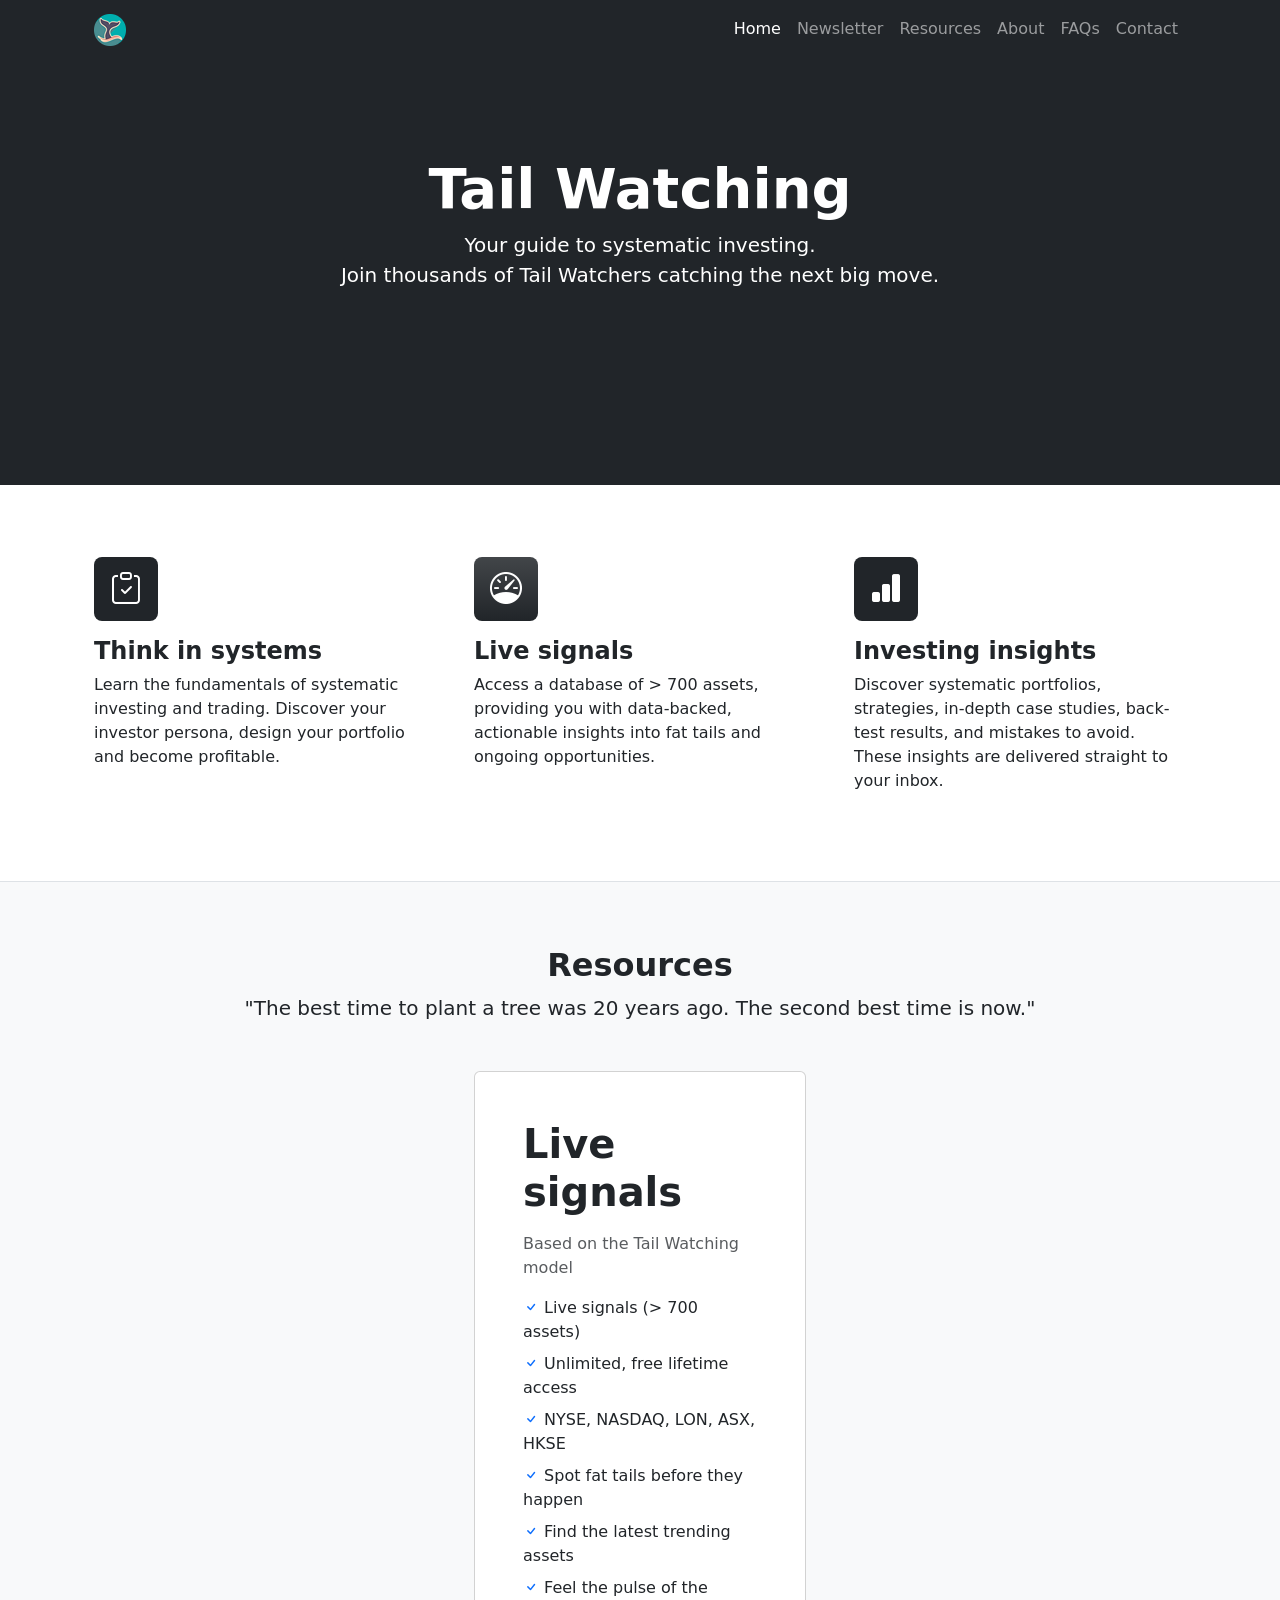
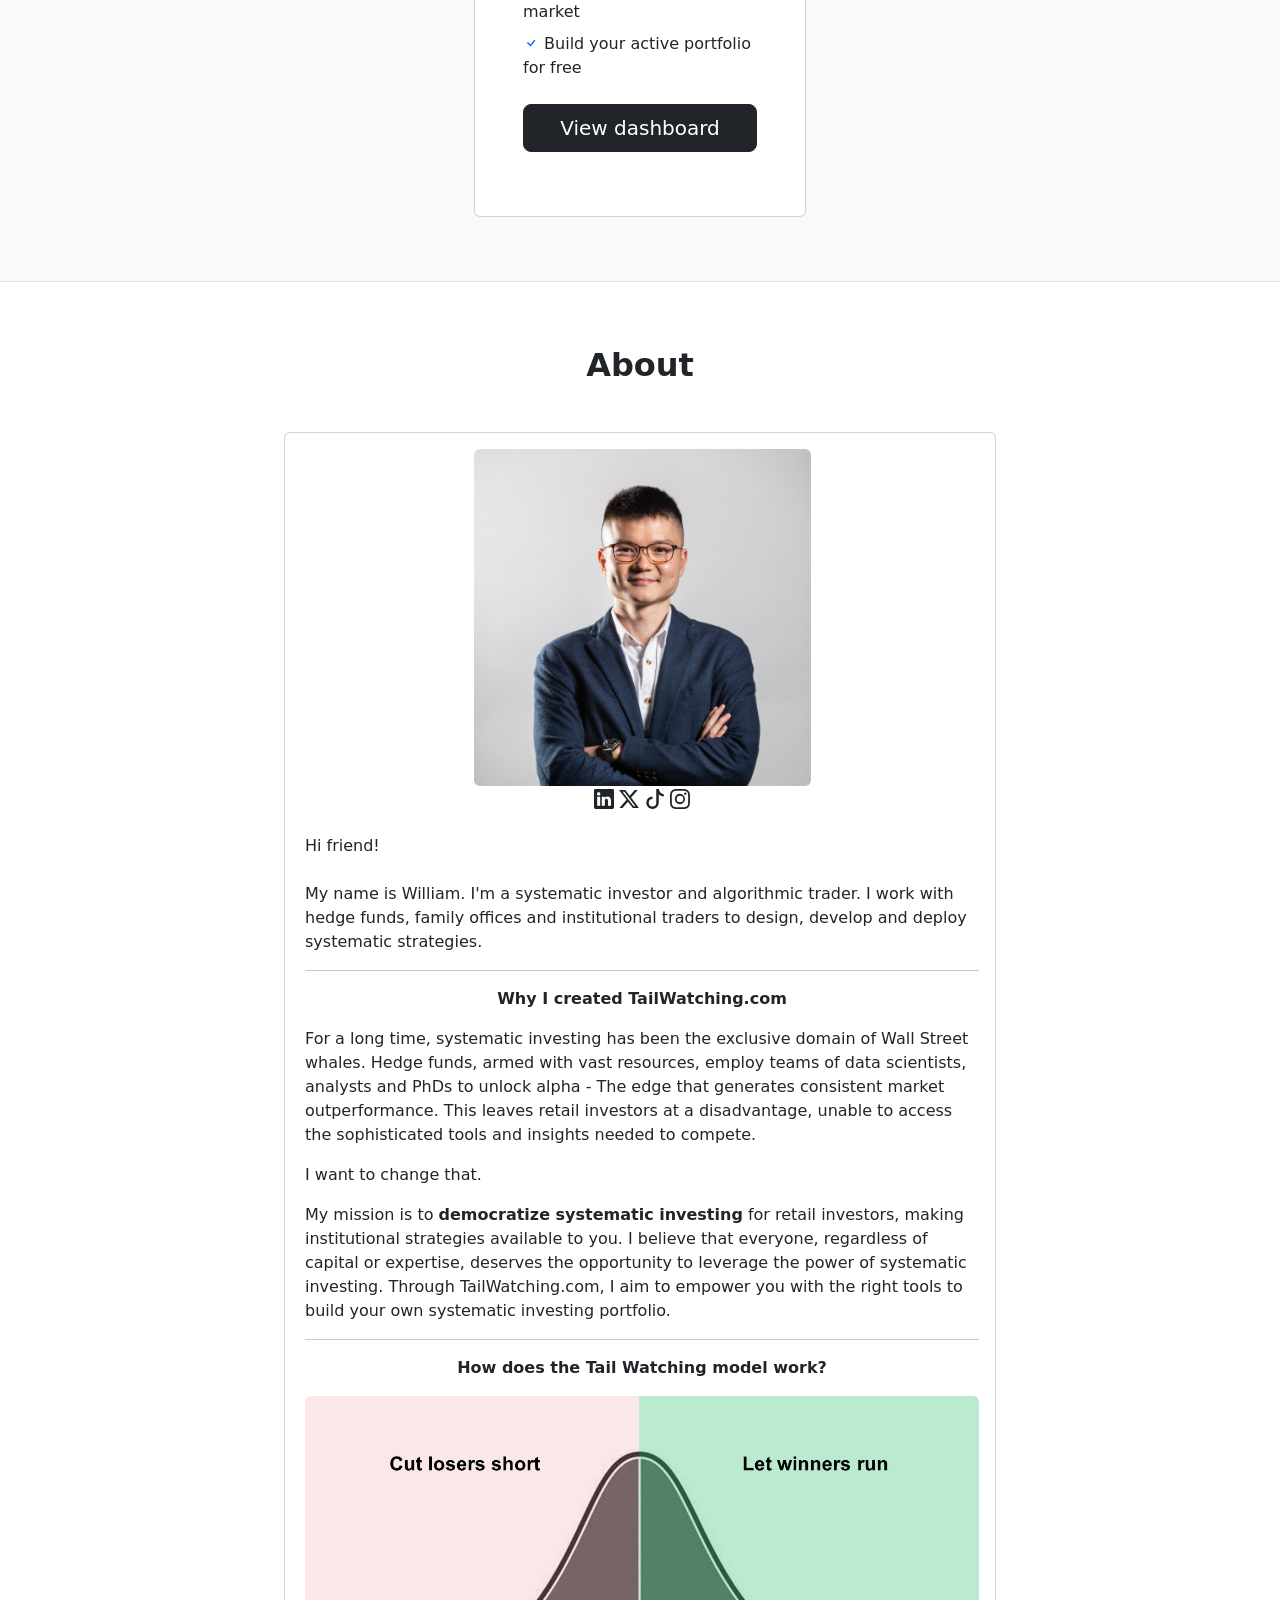
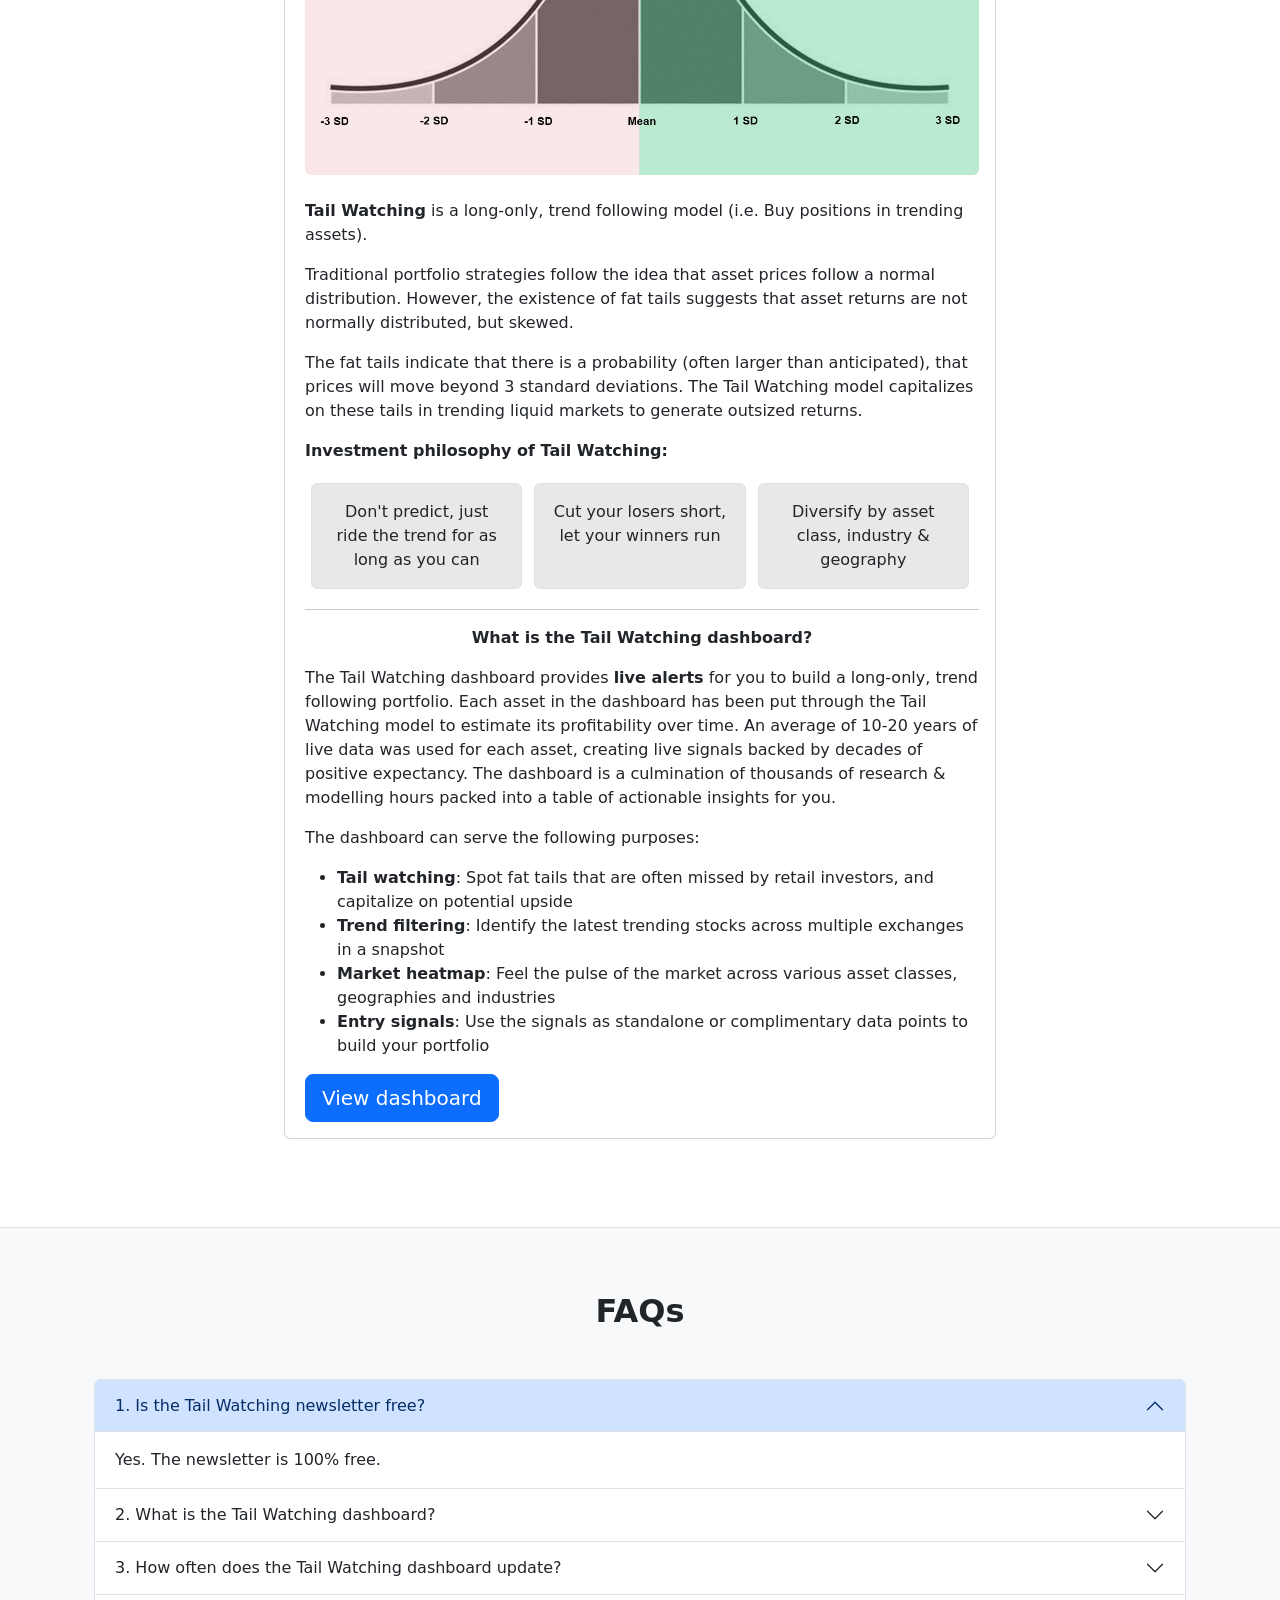
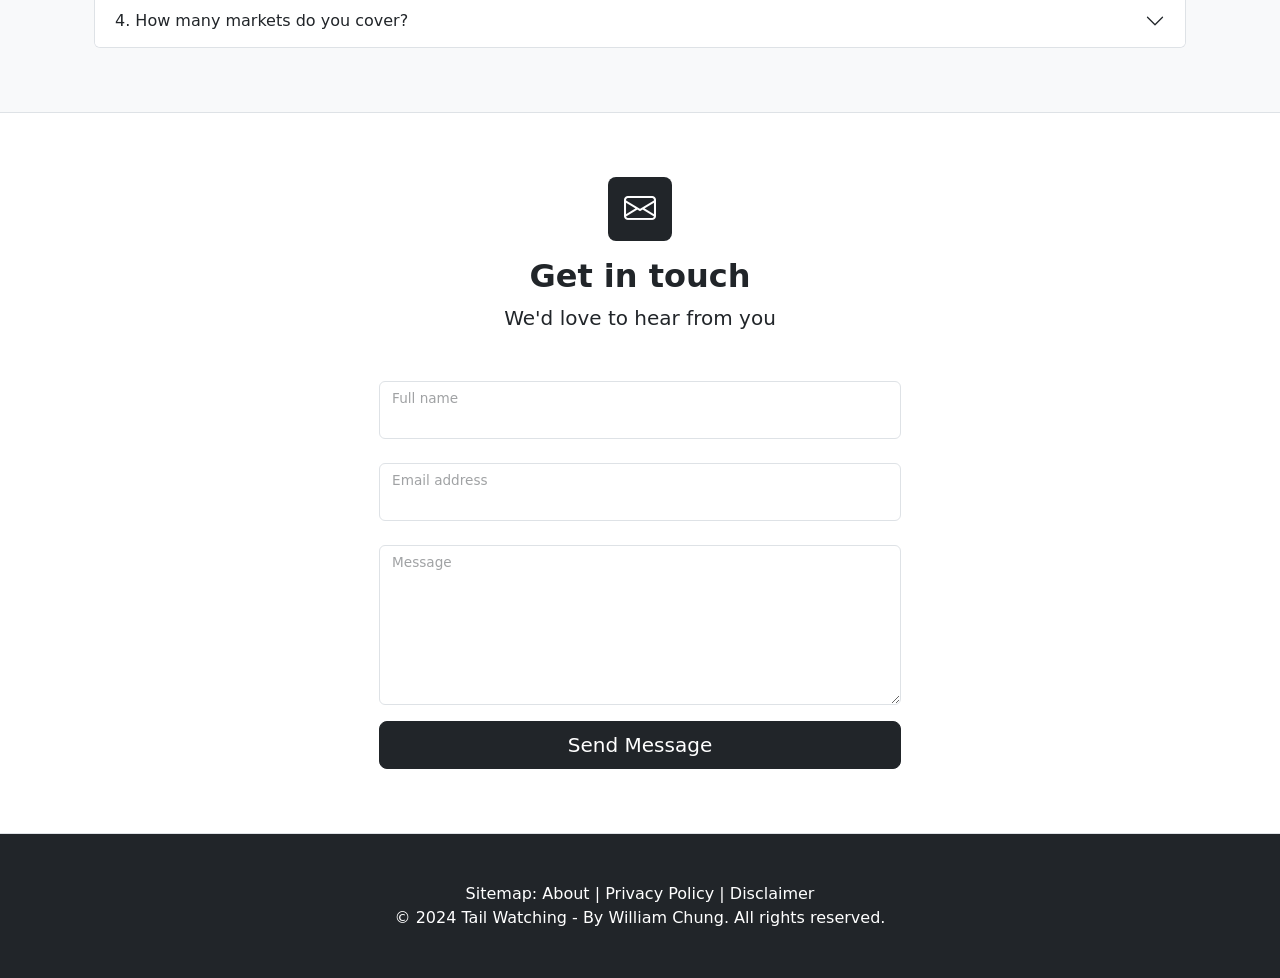
<file: index.html>
<!DOCTYPE html>
<html lang="en">
    <head>
        <meta charset="utf-8" />
        <meta name="viewport" content="width=device-width, initial-scale=1, shrink-to-fit=no" />
        <meta name="description" content="" />
        <meta name="author" content="" />
        <title>Tail watching - Your guide to systematic investing</title>
        <meta name="description" content="Your guide to systematic investing. Join thousands of Tail Watchers catching the next big move." />
        <meta property="og:site_name" content="Tail Watching" />
        <meta property="og:title" content="Tail Watching" />
        <meta property="og:type" content="website" />
        <meta property="og:description" content="Your guide to systematic investing. Join thousands of Tail Watchers catching the next big move." />
        <meta property="og:image:width" content="1280" />
        <meta property="og:image:height" content="800" />
        <meta property="og:url" content="www.tailwatching.com" />
        <link rel="canonical" href="www.tailwatching.com" />
        <!-- Favicon-->
        <link rel="icon" type="image/x-icon" href="assets/favicon.ico" />
        <!-- Bootstrap icons-->
        <link href="https://cdn.jsdelivr.net/npm/bootstrap-icons@1.4.1/font/bootstrap-icons.css" rel="stylesheet" />
        <!-- Core theme CSS (includes Bootstrap)-->
        <link href="css/styles.css" rel="stylesheet" />
        
        <script src="https://code.jquery.com/jquery-3.7.1.js"></script>
          <script src="https://cdnjs.cloudflare.com/ajax/libs/twitter-bootstrap/5.3.0/js/bootstrap.bundle.min.js"></script>
          <script src="https://cdn.datatables.net/2.0.1/js/dataTables.js"></script>
          <script src="https://cdn.datatables.net/2.0.1/js/dataTables.bootstrap5.js"></script>
          <script src="https://cdn.datatables.net/fixedcolumns/5.0.0/js/dataTables.fixedColumns.js"></script>

          <link rel="stylesheet" type="text/css" href="https://cdn.datatables.net/2.0.1/css/dataTables.bootstrap5.css">
          <link rel="stylesheet" type="text/css" href="https://cdnjs.cloudflare.com/ajax/libs/twitter-bootstrap/5.3.0/css/bootstrap.min.css">
          <link rel="stylesheet" type="text/css" href="https://cdn.datatables.net/fixedcolumns/5.0.0/css/fixedColumns.bootstrap4.css">
        <link href="https://fonts.googleapis.com/icon?family=Material+Icons" rel="stylesheet">
        
        <style>
            .table.dataTable thead tr { 
              background-color: #dce2e3 !important;
            }
            .page-item.active .page-link {
              background-color: #dce2e3 !important;
            }
            .page-link {
              color: black !important;
            }
            .table thead th {
              background-color: #dce2e3 !important;
            }
        
            thead {
             position: absolute !important;
             top: -9999px !important;
             left: -9999px !important;
            }
          </style>
        
    <!-- Google tag (gtag.js) -->
    <script async src="https://www.googletagmanager.com/gtag/js?id=G-GTDNC94TT9"></script>
    <script>
      window.dataLayer = window.dataLayer || [];
      function gtag(){dataLayer.push(arguments);}
      gtag('js', new Date());

      gtag('config', 'G-GTDNC94TT9');
    </script>

    </head>
    <body>
        <!-- Responsive navbar-->
        <nav class="navbar navbar-expand-lg navbar-dark bg-dark">
            <div class="container px-4">
                <a class="navbar-brand" href="../index.html"><img src= "assets/favicon-32x32.png"></a> 
                <button class="navbar-toggler" type="button" data-bs-toggle="collapse" data-bs-target="#navbarSupportedContent" aria-controls="navbarSupportedContent" aria-expanded="false" aria-label="Toggle navigation"><span class="navbar-toggler-icon"></span></button>
                <div class="collapse navbar-collapse" id="navbarSupportedContent">
                    <ul class="navbar-nav ms-auto mb-2 mb-lg-0">
                        <li class="nav-item"><a class="nav-link active" aria-current="page" href="../index.html">Home</a></li>
                        <li class="nav-item"><a class="nav-link" href="https://www.newsletter.tailwatching.com/">Newsletter</a></li>
                        <li class="nav-item"><a class="nav-link" href="../index.html#resources">Resources</a></li>
                        <li class="nav-item"><a class="nav-link" href="../index.html#about">About</a></li>
                        <!--li class="nav-item"><a class="nav-link" href="../index.htmldemo_dashboard.html">Demo</a></li-->
                        <!--li class="nav-item"><a class="nav-link" href="../index.html#backtests">Backtests</a></li-->
                        <li class="nav-item"><a class="nav-link" href="../index.html#faq">FAQs</a></li>
                        <li class="nav-item"><a class="nav-link" href="../index.html#contact">Contact</a></li>
                    </ul>
                </div>
            </div>
        </nav>
        <!-- Header-->
        <header class="bg-dark py-5">
            <div class="container px-4">
                <div class="row gx-5 justify-content-center">
                    <div class="col-lg-7">
                        <div class="text-center my-5">
                            <h1 class="display-4 fw-bolder text-white mb-2">Tail Watching</h1>
                            <p class="lead text-white mb-4">Your guide to systematic investing. <br>Join thousands of Tail Watchers catching the next big move.</p>
                            <div class="d-grid gap-3 d-sm-flex justify-content-sm-center text-align: center">
                                
                                <!--<a class="btn btn-light btn-lg px-4 me-sm-3" href="#resources">Sign up</a>-->
                                <p align="center"><iframe src="https://embeds.beehiiv.com/9e7a254f-d691-48e3-8845-9b666396c9f5?slim=true" data-test-id="beehiiv-embed" height="52" frameborder="0" scrolling="no" style="margin: 0; border-radius: 0px !important; background-color: transparent;"></iframe></p>
                                
                            </div>
                        </div>
                    </div>
                </div>
            </div>
        </header>
        <!-- Features section-->
        <section class="py-5 border-bottom" id="features">
            <div class="container px-4 my-4">
                <div class="row gx-5">
                    
                    <div class="col-lg-4 mb-5 mb-lg-0">
                        <div class="feature bg-primary bg-dark text-white rounded-3 mb-3"><i class="bi bi-clipboard-check"></i></div>
                        <h2 class="h4 fw-bolder">Think in systems</h2>
                        <p>Learn the fundamentals of systematic investing and trading. Discover your investor persona, design your portfolio and become profitable.</p>
                        
                    </div>
                    
                    <div class="col-lg-4 mb-5 mb-lg-0">
                        <div class="feature bg-dark bg-gradient text-white rounded-3 mb-3"><i class="bi bi-speedometer"></i></div>
                        <h2 class="h4 fw-bolder">Live signals</h2>
                        <p>Access a database of > 700 assets, providing you with data-backed, actionable insights into fat tails and ongoing opportunities.</p>
                        <!--
                        <a class="text-decoration-none" href="#!">
                            Call to action
                            <i class="bi bi-arrow-right"></i>
                        </a>-->
                        
                    </div>
                    
                    <div class="col-lg-4">
                        <div class="feature bg-primary bg-dark text-white rounded-3 mb-3"><i class="bi bi-bar-chart-fill"></i></div>
                        <h2 class="h4 fw-bolder">Investing insights</h2>
                        <p>Discover systematic portfolios, strategies, in-depth case studies, back-test results, and mistakes to avoid. These insights are delivered straight to your inbox.</p>
                        
                    </div>
                    
                </div>
            </div>
        </section>
        <!-- Resources section-->
        <section id="resources" class="bg-light py-5 border-bottom">
            <div class="container px-4 my-3">
                <div class="text-center mb-5">
                    <h2 class="fw-bolder">Resources</h2>
                    <p class="lead mb-0">"The best time to plant a tree was 20 years ago. The second best time is now."</p>
                </div>
                
                <div class="row gx-5 justify-content-center">
                    
                    <!-- Coaching card pro-->
                    <div class="col-lg-6 col-xl-4">
                        <div class="card mb-5 mb-xl-0">
                            <div class="card-body p-5 bg-lig">

                                <div class="mb-3">
                                    
                                    <span class="display-6 fw-bold">Live signals</span>

                                </div>
                                <div class="mb-3">
                                    <span class="text-muted">Based on the Tail Watching model</span>
                                </div>
                                <ul class="list-unstyled mb-4">
                                    <li class="mb-2">
                                        <i class="bi bi-check text-primary"></i>
                                        Live signals (> 700 assets)
                                    </li>
                                    
                                    <li class="mb-2">
                                        <i class="bi bi-check text-primary"></i>
                                        Unlimited, free lifetime access
                                    </li>
                                    
                                    <li class="mb-2">
                                        <i class="bi bi-check text-primary"></i>
                                        NYSE, NASDAQ, LON, ASX, HKSE
                                    </li>
                                           
                                    <li class="mb-2">
                                        <i class="bi bi-check text-primary"></i>
                                        Spot fat tails before they happen
                                    </li>
                                    
                                    <li class="mb-2">
                                        <i class="bi bi-check text-primary"></i>
                                        Find the latest trending assets
                                    </li>
                                    
                                    <li class="mb-2">
                                        <i class="bi bi-check text-primary"></i>
                                        Feel the pulse of the market
                                    </li>
                                    
                                    <li class="mb-2">
                                        <i class="bi bi-check text-primary"></i>
                                        Build your active portfolio for free
                                    </li>
                                    
                                </ul>
                        
                                <div class="input-group mb-3">
                                    <a href="https://tailwatching.com/livesignals.html" class="btn btn-dark btn-lg" style="width:100%" type="submit">View dashboard</a>
                                    
                                </div>

                            </div>
                        </div>
                    </div>
                    
                </div>
            </div>
        </section>
        <!-- About section-->
        <section id="about" class="py-5 border-bottom">
            <div class="container px-4 my-3">
                <div class="text-center mb-5">
                    <h2 class="fw-bolder">About</h2>
                </div>
                    <div class="row gx-5 justify-content-center">
                        <div class="col-lg-8">
                            <!-- About 1-->
                            <div class="card mb-4">
                                <div class="card-body p-3">
                                    <div class="d-flex">
                                        <div class="ms-1">
                                            <div class="text-center">
                                            <img src="assets/profile_photo.jpeg" class="w-50 rounded" alt="Responsive image">
                                            </div> 
                                            <div class="text-center">
                                            
                                                <a href="https://www.linkedin.com/in/william-chung-444b2b49/" class="text-dark"><svg xmlns="http://www.w3.org/2000/svg" width="20" height="20" fill="currentColor" class="bi bi-linkedin" viewBox="0 0 16 16">
                                              <path d="M0 1.146C0 .513.526 0 1.175 0h13.65C15.474 0 16 .513 16 1.146v13.708c0 .633-.526 1.146-1.175 1.146H1.175C.526 16 0 15.487 0 14.854zm4.943 12.248V6.169H2.542v7.225zm-1.2-8.212c.837 0 1.358-.554 1.358-1.248-.015-.709-.52-1.248-1.342-1.248S2.4 3.226 2.4 3.934c0 .694.521 1.248 1.327 1.248zm4.908 8.212V9.359c0-.216.016-.432.08-.586.173-.431.568-.878 1.232-.878.869 0 1.216.662 1.216 1.634v3.865h2.401V9.25c0-2.22-1.184-3.252-2.764-3.252-1.274 0-1.845.7-2.165 1.193v.025h-.016l.016-.025V6.169h-2.4c.03.678 0 7.225 0 7.225z"></path>
                                                </svg></a>
                                            
                                            <a href="https://twitter.com/wills_cwl" class="text-dark">
                                            <svg xmlns="http://www.w3.org/2000/svg" width="20" height="20" fill="currentColor" class="bi bi-twitter-x" viewBox="0 0 16 16">
                                                  <path d="M12.6.75h2.454l-5.36 6.142L16 15.25h-4.937l-3.867-5.07-4.425 5.07H.316l5.733-6.57L0 .75h5.063l3.495 4.633L12.601.75Zm-.86 13.028h1.36L4.323 2.145H2.865z"></path>
                                                </svg></a>
                                            
                                            <a href="https://www.tiktok.com/@tailwatching" class="text-dark">
                                            <svg xmlns="http://www.w3.org/2000/svg" width="20" height="20" fill="currentColor" class="bi bi-tiktok" viewBox="0 0 16 16">
                                              <path d="M9 0h1.98c.144.715.54 1.617 1.235 2.512C12.895 3.389 13.797 4 15 4v2c-1.753 0-3.07-.814-4-1.829V11a5 5 0 1 1-5-5v2a3 3 0 1 0 3 3z"/>
                                                </svg></a>
     
                                            
                                            <a href="https://www.instagram.com/tailwatching/" class="text-dark">
                                            <svg xmlns="http://www.w3.org/2000/svg" width="20" height="20" fill="currentColor" class="bi bi-instagram" viewBox="0 0 16 16">
                                              <path d="M8 0C5.829 0 5.556.01 4.703.048 3.85.088 3.269.222 2.76.42a3.9 3.9 0 0 0-1.417.923A3.9 3.9 0 0 0 .42 2.76C.222 3.268.087 3.85.048 4.7.01 5.555 0 5.827 0 8.001c0 2.172.01 2.444.048 3.297.04.852.174 1.433.372 1.942.205.526.478.972.923 1.417.444.445.89.719 1.416.923.51.198 1.09.333 1.942.372C5.555 15.99 5.827 16 8 16s2.444-.01 3.298-.048c.851-.04 1.434-.174 1.943-.372a3.9 3.9 0 0 0 1.416-.923c.445-.445.718-.891.923-1.417.197-.509.332-1.09.372-1.942C15.99 10.445 16 10.173 16 8s-.01-2.445-.048-3.299c-.04-.851-.175-1.433-.372-1.941a3.9 3.9 0 0 0-.923-1.417A3.9 3.9 0 0 0 13.24.42c-.51-.198-1.092-.333-1.943-.372C10.443.01 10.172 0 7.998 0zm-.717 1.442h.718c2.136 0 2.389.007 3.232.046.78.035 1.204.166 1.486.275.373.145.64.319.92.599s.453.546.598.92c.11.281.24.705.275 1.485.039.843.047 1.096.047 3.231s-.008 2.389-.047 3.232c-.035.78-.166 1.203-.275 1.485a2.5 2.5 0 0 1-.599.919c-.28.28-.546.453-.92.598-.28.11-.704.24-1.485.276-.843.038-1.096.047-3.232.047s-2.39-.009-3.233-.047c-.78-.036-1.203-.166-1.485-.276a2.5 2.5 0 0 1-.92-.598 2.5 2.5 0 0 1-.6-.92c-.109-.281-.24-.705-.275-1.485-.038-.843-.046-1.096-.046-3.233s.008-2.388.046-3.231c.036-.78.166-1.204.276-1.486.145-.373.319-.64.599-.92s.546-.453.92-.598c.282-.11.705-.24 1.485-.276.738-.034 1.024-.044 2.515-.045zm4.988 1.328a.96.96 0 1 0 0 1.92.96.96 0 0 0 0-1.92m-4.27 1.122a4.109 4.109 0 1 0 0 8.217 4.109 4.109 0 0 0 0-8.217m0 1.441a2.667 2.667 0 1 1 0 5.334 2.667 2.667 0 0 1 0-5.334"/>
                                                </svg></a>

                                            </div>
                                            <br>
                                            <p class="mb-1">Hi friend! <br><br>My name is William. I'm a systematic investor and algorithmic trader. I work with hedge funds, family offices and institutional traders to design, develop and deploy systematic strategies.</p>
                                            
                                            <hr>
                                            
                                            <p class="text-center"><b>Why I created TailWatching.com</b></p>
                                            
                                            <p>For a long time, systematic investing has been the exclusive domain of Wall Street whales. Hedge funds, armed with vast resources, employ teams of data scientists, analysts and PhDs to unlock alpha - The edge that generates consistent market outperformance. This leaves retail investors at a disadvantage, unable to access the sophisticated tools and insights needed to compete.
                                            </p>
                                            
                                            <p>I want to change that.</p>
                                        
                                            <p>
                                            My mission is to <b>democratize systematic investing</b> for retail investors, making institutional strategies available to you. I believe that everyone, regardless of capital or expertise, deserves the opportunity to leverage the power of systematic investing. Through TailWatching.com, I aim to empower you with the right tools to build your own systematic investing portfolio.
                                            </p>

                                            <hr>
                                            
                                            <p class="text-center"><b>How does the Tail Watching model work?</b></p>
                                            
                                            <div class="text-center">
                                            <img src="assets/distribution_curve.jpg" class="w-100 rounded" alt="Responsive image">
                                            </div>
                                            <br>
                                            
                                            <p>
                                            <b>Tail Watching</b> is a long-only, trend following model (i.e. Buy positions in trending assets).
                                            </p>
                                            
                                            <p>
                                            Traditional portfolio strategies follow the idea that asset prices follow a normal distribution. However, the existence of fat tails suggests that asset returns are not normally distributed, but skewed.</p>
                                            
                                            <p>
                                            The fat tails indicate that there is a probability (often larger than anticipated), that prices will move beyond 3 standard deviations. The Tail Watching model capitalizes on these tails in trending liquid markets to generate outsized returns.
                                            </p>
                                            
                                            <p>
                                                <b>Investment philosophy of Tail Watching:</b>
                                            </p>
                                            
                                            <div class="container">
                                                
                                                <div class="row">
                                                    <div class="row gx-1">
                                                        <div class="col my-1 mx-1">
                                                            <div class="text-center p-3 border bg-dark h-100 rounded" style="--bs-bg-opacity: .1;">Don't predict, just ride the trend for as long as you can</div>
                                                          </div>
                                                        <div class="col my-1 mx-1">
                                                            <div class="text-center p-3 border bg-dark h-100 rounded" style="--bs-bg-opacity: .1;"><b></b>Cut your losers short, let your winners run</div>
                                                          </div>
                                                          <div class="col my-1 mx-1">
                                                            <div class="text-center p-3 border bg-dark h-100 rounded" style="--bs-bg-opacity: .1;">Diversify by asset class, industry & geography</div>
                                                          </div>
                                                        
                                                    </div>
                                                </div>
                                              </div>
                                            <hr>
                                           
                                            <p class="text-center"><b>What is the Tail Watching dashboard?</b></p>
                                            <p>
                                            
                                            The Tail Watching dashboard provides <b>live alerts</b> for you to build a long-only, trend following portfolio. Each asset in the dashboard has been put through the Tail Watching model to estimate its profitability over time. An average of 10-20 years of live data was used for each asset, creating live signals backed by decades of positive expectancy. The dashboard is a culmination of thousands of research & modelling hours packed into a table of actionable insights for you.
                                            
                                            </p>

                                            <p>The dashboard can serve the following purposes:</p>
                                                <ul>
                                                    <li><strong>Tail watching</strong>: Spot fat tails that are often missed by retail investors, and capitalize on potential upside</li>
                                                    <li><strong>Trend filtering</strong>: Identify the latest trending stocks across multiple exchanges in a snapshot</li>
                                                    <li><strong>Market heatmap</strong>: Feel the pulse of the market across various asset classes, geographies and industries</li>
                                                    <li><strong>Entry signals</strong>: Use the signals as standalone or complimentary data points to build your portfolio</li>
                                                </ul>
                                                
                                         
                                                
                                                <a href="https://tailwatching.com/livesignals.html" class="btn btn-primary btn-lg" type="submit">View dashboard</a>
                                                
                                        </div>
                                    </div>
                                </div>
                            </div>

                    </div>
                </div>
            </div>
        </section>
        
        <!-- FAQ section-->
        <section id="faq" class="bg-light py-5 border-bottom">
            <div class="container px-4 my-3">
                <div class="text-center mb-5">
                    <h2 class="fw-bolder">FAQs</h2>
                </div>
                <div class="accordion" id="accordionExample">
                  <div class="accordion-item">
                    <h2 class="accordion-header" id="headingOne">
                      <button class="accordion-button" type="button" data-bs-toggle="collapse" data-bs-target="#collapseOne" aria-expanded="false" aria-controls="collapseOne">
                        1. Is the Tail Watching newsletter free?
                      </button>
                    </h2>
                    <div id="collapseOne" class="accordion-collapse collapse show" aria-labelledby="headingOne" data-bs-parent="#accordionExample">
                      <div class="accordion-body">
                       Yes. The newsletter is 100% free.
                      </div>
                    </div>
                  </div>
                  <div class="accordion-item">
                    <h2 class="accordion-header" id="headingTwo">
                      <button class="accordion-button collapsed" type="button" data-bs-toggle="collapse" data-bs-target="#collapseTwo" aria-expanded="false" aria-controls="collapseTwo">
                        2. What is the Tail Watching dashboard?
                      </button>
                    </h2>
                    <div id="collapseTwo" class="accordion-collapse collapse" aria-labelledby="headingTwo" data-bs-parent="#accordionExample">
                      <div class="accordion-body">
                        <p>The Tail Watching dashboard is a free trend-following tool. <br><br>
                            It provides <b>live alerts</b> for you to build a long-only, trend following portfolio. Each asset in the dashboard has been put through the Tail Watching model to estimate its profitability over time. An average of 10-20 years of live data was used for each asset, creating live signals backed by decades of positive expectancy. The dashboard is a culmination thousands of research & modelling hours packed into a table of actionable insights for you.
                        </p>
                        
                        <p>The dashboard can serve the following purposes:</p>
                        <ul>
                            <li><strong>Tail watching</strong>: Spot fat tails that are often missed by retail investors, and capitalize on potential upside</li>
                            <li><strong>Trend filtering</strong>: Identify the latest trending stocks across multiple exchanges in a snapshot</li>
                            <li><strong>Market heatmap</strong>: Feel the pulse of the market across various asset classes, geographies and industries</li>
                            <li><strong>Entry signals</strong>: Use the signals as standalone or complimentary data points to build your portfolio</li>
                        </ul>
                        

                          <a href="https://tailwatching.com/livesignals.html" class="btn btn-primary btn-lg" type="submit">View dashboard</a>
                                            
                      </div>
                    </div>
                  </div>
                  <div class="accordion-item">
                    <h2 class="accordion-header" id="headingThree">
                      <button class="accordion-button collapsed" type="button" data-bs-toggle="collapse" data-bs-target="#collapseThree" aria-expanded="false" aria-controls="collapseThree">
                        3. How often does the Tail Watching dashboard update?
                      </button>
                    </h2>
                    <div id="collapseThree" class="accordion-collapse collapse" aria-labelledby="headingThree" data-bs-parent="#accordionExample">
                      <div class="accordion-body">
                        The dashboard updates every time you visit the page. You can also manually refresh the table using the controls in the dashboard.
                      </div>
                    </div>
                  </div>
                 <div class="accordion-item">
                    <h2 class="accordion-header" id="headingFour">
                      <button class="accordion-button collapsed" type="button" data-bs-toggle="collapse" data-bs-target="#collapseFour" aria-expanded="false" aria-controls="collapseFour">
                        4. How many markets do you cover?
                      </button>
                    </h2>
                    <div id="collapseFour" class="accordion-collapse collapse" aria-labelledby="headingFour" data-bs-parent="#accordionExample">
                      <div class="accordion-body">
                        The stock exchanges included are: NYSE, NASDAQ, LON, ASX, HKSE.<br>
                      </div>
                    </div>
                  </div>
                 
                  
                </div>
            </div>
        </section>
        
        <!-- Contact section-->
        <section id="contact" class="py-5 border-bottom">
            <div class="container px-4 my-3">
                <div class="text-center mb-5">
                    <div class="feature bg-primary bg-dark text-white rounded-3 mb-3"><i class="bi bi-envelope"></i></div>
                    <h2 class="fw-bolder">Get in touch</h2>
                    <p class="lead mb-0">We'd love to hear from you</p>
                </div>
                <div class="row gx-5 justify-content-center">
                    <div class="col-lg-6">
                                
                                <form action="https://api.web3forms.com/submit" method="POST">

                                    <input type="hidden" name="access_key" value="5b300ccf-db24-41da-a133-de5d2499403d">
                                    <input type="hidden" name="subject" value="New submission from Tailwatching website">
                                    
                                    <div class="fields form-floating mb-3">
										<div class="field half fields form-floating">
											<input class="form-control" type="text" name="name" id="name" required/>
                                            <label for="name">Full name</label>
										</div><br>
										<div class="field half fields form-floating">
											<input class="form-control" type="text" name="email" id="email" required/>
                                            <label for="email">Email address</label>
										</div><br>
										<div class="field fields form-floating mb-3">
											<textarea class="form-control" name="message" id="message" rows="4" style="height: 10rem" required></textarea>
                                            <label for="message">Message</label>
										</div>
									</div>
                                    <div class="d-grid"><input type="submit" value="Send Message" class="btn btn-dark btn-lg" /></div>

                                </form>
                        
                    </div>
                </div>
            </div>
            
        </section>
        
        
        <!-- Footer-->
        <footer class="py-5 bg-dark">
            <div class="container px-4">
                <p class="m-0 text-center text-white">
                    Sitemap:
                    <a href="#about" style="color: #FFFFFF; text-decoration:none">About</a> |    
                    <a href="" data-bs-toggle="modal" data-bs-target="#pp_modal" style="color: #FFFFFF; text-decoration:none">Privacy Policy</a> |
                    <a href="" data-bs-toggle="modal" data-bs-target="#disclaimer_modal" style="color: #FFFFFF; text-decoration:none">Disclaimer</a> 
                    
                </p>
                    <!-------------------------------- Disclaimer modal ---------------------------->
                    <div class="container-fluid">
                        <div class="modal fade" id="disclaimer_modal" tabindex="-1" role="dialog" aria-labelledby="disclaimer_modal" aria-hidden="true">
                          <div class="modal-dialog" role="document">
                            <div class="modal-content">
                              <div class="modal-header">
                                <h5 class="modal-title" id="disclaimer_modal">Disclaimer</h5>
                                <button type="button" class="close" data-bs-dismiss="modal" aria-label="Close">
                                  <span aria-hidden="true">&times;</span>
                                </button>
                              </div>
                              <div class="modal-body">
                                <p>
                                    This is neither a recommendation to purchase or sell any of the shares, securities or other instruments mentioned in this document or referred to; nor can this document be treated as professional advice to buy, sell or take a position in any shares, securities or other instruments. The information contained herein is based on the study and research of William Chung (“the Authors”); and are merely the written opinions and ideas of the Authors, and is as such strictly for educational purposes and/or for study or research only.
                                </p>
                                <p>
                                    This information should not and cannot be construed as or relied on and (for all intents and purposes) does not constitute financial, investment or any other form of advice. Any investment involves the taking of substantial risks, including (but not limited to) complete loss of capital. Every investor has different strategies, risk tolerances and time frames. You are advised to perform your own independent checks, research or study; and you should contact a licensed professional before making any investment decisions.  
                                </p>
                                <p>
                                    The Authors make it unequivocally clear that there are no warranties, express or implied, as to the accuracy, completeness, or results obtained from any statement, information and/or data set forth herein. The Authors, its related and affiliate companies and/or their directors, executives and employees shall in no event be held liable to any party for any direct, indirect, punitive, special, incidental, or consequential damages arising directly or indirectly from the use of any of this material.  
                                </p>
                              </div>
                            </div>
                          </div>
                        </div>
                    </div>
                
                <!-------------------------------- Privacy Policy modal ---------------------------->
                    <div class="container-fluid">
                        <div class="modal fade model-lg" id="pp_modal" tabindex="-1" role="dialog" aria-labelledby="pp_modal" aria-hidden="true">
                          <div class="modal-dialog" role="document">
                            <div class="modal-content">
                              <div class="modal-header">
                                <h5 class="modal-title" id="pp_modal">Disclaimer</h5>
                                <button type="button" class="close" data-bs-dismiss="modal" aria-label="Close">
                                  <span aria-hidden="true">&times;</span>
                                </button>
                              </div>
                              <div class="modal-body">
                                <p>
                                    TailWatching.com is serious about protecting your online privacy. This Privacy Statement explains our views and practices concerning privacy, and how they may pertain to you as a user of our website.
                                </p>
                                <p>
                                    “You” or “Your” means you as a participant in or as a user of the TailWatching.com website. “We” or “Our” or “Us” means TailWatching.com. “Our site” means TailWatching.com
                                </p>
                                <p>
                                    All information transmitted, printed or otherwise submitted to TailWatching.com via this website shall be deemed to be the property of TailWatching.com and TailWatching.com shall be free to use such information for any lawful purpose as detailed herein.
                                </p>
                                <p>
                                    This site contains links to other sites and we are not responsible for the privacy practices or the content of such sites.
                                </p>
                                <p>
                                    We reserve the right to release such information to law enforcement or other governmental officials as we, in our sole and absolute discretion, deem necessary to comply with the law.
                                </p>
                                <p>
                                  <b>Section 1: Collected Information</b><br>
                                </p>
                                    We automatically collect and/or track the following:<br><br>
                                    <ul>
                                    1. Information knowingly provided by you through on-line forms, registration forms, surveys, and/or other entries, such as email addresses, personal, financial or demographic information;
                                    <br>
                                    2. Information, user specific or aggregate, on what pages our visitors access; and
                                    <br>
                                    3. E-mail addresses of visitors that communicate with TailWatching.com via e-mail.
                                    </ul>
                                
                                  <p>
                                      <b>Section 2: Use of Data Collected</b><br>
                                  </p>
                                    
                                  <p>We use your personal, demographic and profile data to enhance your experience at our site and to enable us to present content we think you might be interested in. We use your contact information to send you information about our company and promotional material from our partners. We may also use your personal, demographic and profile data to improve our site, for statistical analysis, for marketing and promotional purposes, and for editorial or feedback purposes for our advertisers. Information collected by us may be added to our databases and used for future telemarketing, SMS text-messaging, e-mails or postal mailings regarding site updates, new products and services, upcoming events, and/or status of orders placed online. By using this site, you agree that you may be contacted in any manner contemplated in this section even if your number is found on a do not call registry, in-house list or similar registry.
                                  </p>
                                  
                                  <p>
                                      <b>Section 3: Disclosure of Data to Third Parties</b><br>
                                  </p>
                                  <p>If you choose to provide personal information, it will be used for the following purposes:</p>
                                  
                                    <ul>
                                        1. Considering you for a TailWatching.com product;
                                        <br>
                                        2. As required by law; and
                                        <br>
                                        3. For marketing products and services which we determine, in our sole judgment, that you might find of interest. We reserve the right to share, rent, sell, or otherwise disclose data we collect to third parties. Any third party we share, rent, sell, or otherwise disclose data to will be prescreened by us, determined by us to be reputable, and will use the personal data for marketing products and services which we determine, in our sole judgment, that you might find of interest.
                                    </ul>
                                  <p>
                                    <b>Section 4: Your Opt-Out Rights</b><br>
                                  </p>
                                
                                  <p> 
                                      You may opt-out of receiving communications from us and/or our partners by not submitting your information. We also allow you to remove your information from our marketing lists. If you remove your information from our marketing lists it will no longer be used by us to send promotional correspondence to you. You can remove your information from our marketing lists by clicking on the “Unsubscribe” link at the bottom of every email we send you, or by sending your request, in writing, via email to: infoATtailwatchingDOTcom (Please replace “AT” with @ and “DOT” with .)
                                  </p>
                                  <p><b>Section 5: We Do Not Intend to Collect Data from Children</b></p>
                                  <p>
                                    The information and services provided to us or our affiliates, sponsors, and advertisers are not intended to be viewed by children (under 18 years old). No information collected from children is knowingly used for any marketing or promotional purposes whatsoever, either inside or outside TailWatching.com. No part of TailWatching.com’s web site is structured to attract anyone under the age of 18.
                                  </p>
                                  <p><b>Section 6: Our Right to Contact You</b></p>
                                  <p>
                                    We reserve the right to contact you regarding your account status and changes to subscriber agreements, privacy policy, or any other policies or agreements relevant to you.
                                  </p>
                                  <p><b>Section 7: Our Right to Change</b></p>
                                  <p>
                                    We reserve the right to change this policy at any time by notifying you of the existence and location of the new or revised privacy policy or by posting the changes online at our site.
                                  </p>
                                  <p><b>Section 8: Our Contact Information</b></p>
                                  <p>
                                    If you have any questions about this privacy statement, the practices of this site, or your dealings with this website, you can contact us via email sent to: infoATtailwatchingDOTcom (Please replace “AT” with @ and “DOT” with .)
                                  </p>
                                  <p><b>Section 9: Anti Spam Policy. Can-Spam Act Compliance</b></p>
                                  <p>
                                    TailWatching.com is dedicated to ensuring compliance with the ‘Can-Spam Act’, which took effect January 1, 2004. You may receive email from TailWatching.com in the following circumstances:
                                  </p>
                                  <ul>
                                        1. Acknowledging your application has been received and requesting additional action
                                        <br>
                                        2. Requests for additional information to support your current application
                                        <br>
                                        3. Response to your inquiries regarding the status of your transactional requests
                                        <br>
                                        4. Thanking you for your valued business
                                        <br>
                                        5. Advertisements for our products, services, changes in services, new product availability
                                        <br>
                                        6. Advertisements for third party products and services where we have determined that such product or service may be of interest to our customers
                                    </ul>
                                  <p>To ensure compliance with the Can-Spam Act, TailWatching.com has implemented the following guidelines for email delivery:</p>
                                  <ul>
                                        1. All emails sent to you by TailWatching.com will clearly identify TailWatching.com as the sender. FROM / SENDER: someone@TailWatching.com (NOTE: The actual sender will alter from department to department, but all from addresses will end with @TailWatching.com).
                                        <br>
                                        2. The Subject Line of any email you receive will always accurately describe the subject matter of the email.
                                        <br>
                                        3. Any email from TailWatching.com will include the ability to unsubscribe from future email messages.
                                        <br>
                                        4. Unsubscribing will ensure the customer is removed from ALL lists at TailWatching.com; this excludes customer service emails regarding the processing and status of a current product.
                                        <br>
                                        5. All emails sent to you directly by TailWatching.com include valid postal address information in the footer.
                                        <br>
                                        6. All third party marketing partners are required to comply with the Can-Spam Act.
                                        <br>
                                        7. Emails sent to you directly by TailWatching.com will include an email address and physical address where you can send suggestions, complaints or other correspondence.
                                    </ul>
                                    <p><b>Section 10: Information for ISPs</b></p>
                                    <p>Website: TailWatching.com<br>Email Address: infoATtailwatchingDOTcom<br>(Please replace “AT” with @ and “DOT” with .)</p>
                                    <p>TailWatching.com understands consumers’ concerns over the use of their personal information. We hope this information will relieve any concerns your company may have regarding our email policies. TailWatching.com and its affiliated sites use only an “opt-in or opt out” method of obtaining customer information, and it is not our policy or desire to send unsolicited email. We obtain email addresses and personal information from third parties that follow the same set of policies. TailWatching.com email messages sent always include information about the origin of the emails and instructions on how recipients can unsubscribe from receiving future email messages.
                                    </p>
                                  <p>From time to time, TailWatching.com will enter into an arrangement with a third party website to allow individuals to opt into our marketing program on those third party websites. In each case the third party websites have represented and warranted to us, among other things,</p>
                                  <ul>
                                        1. That the data was collected voluntarily from individuals on website registrations and co-registrations,
                                        <br>
                                        2. That the sellers have a right, under any applicable privacy statements, to transfer the data to us, and
                                        <br>
                                        3. That TailWatching.com has the right to send marketing offers to the individuals.
                                </ul>
                                  <p>We hope this information satisfies any questions or concerns you may have regarding the email practices of TailWatching.com. If you have additional questions or wish to discuss this matter further, please contact us at: infoATtailwatchingDOTcom (Please replace “AT” with @ and “DOT” with .)</p>
                              </div>
                            </div>
                          </div>
                        </div>
                    </div>
               
               
            </div>
            <div class="container px-4"><p class="m-0 text-center text-white">&copy; 2024 Tail Watching - By William Chung. All rights reserved.</p></div>
        </footer>
            
        <!-- Bootstrap core JS-->
        <!--script src="https://cdn.jsdelivr.net/npm/bootstrap@5.2.3/dist/js/bootstrap.bundle.min.js"></script-->
        <!-- Core theme JS-->
        <script src="js/scripts.js"></script>
    </body>
</html>
</file>
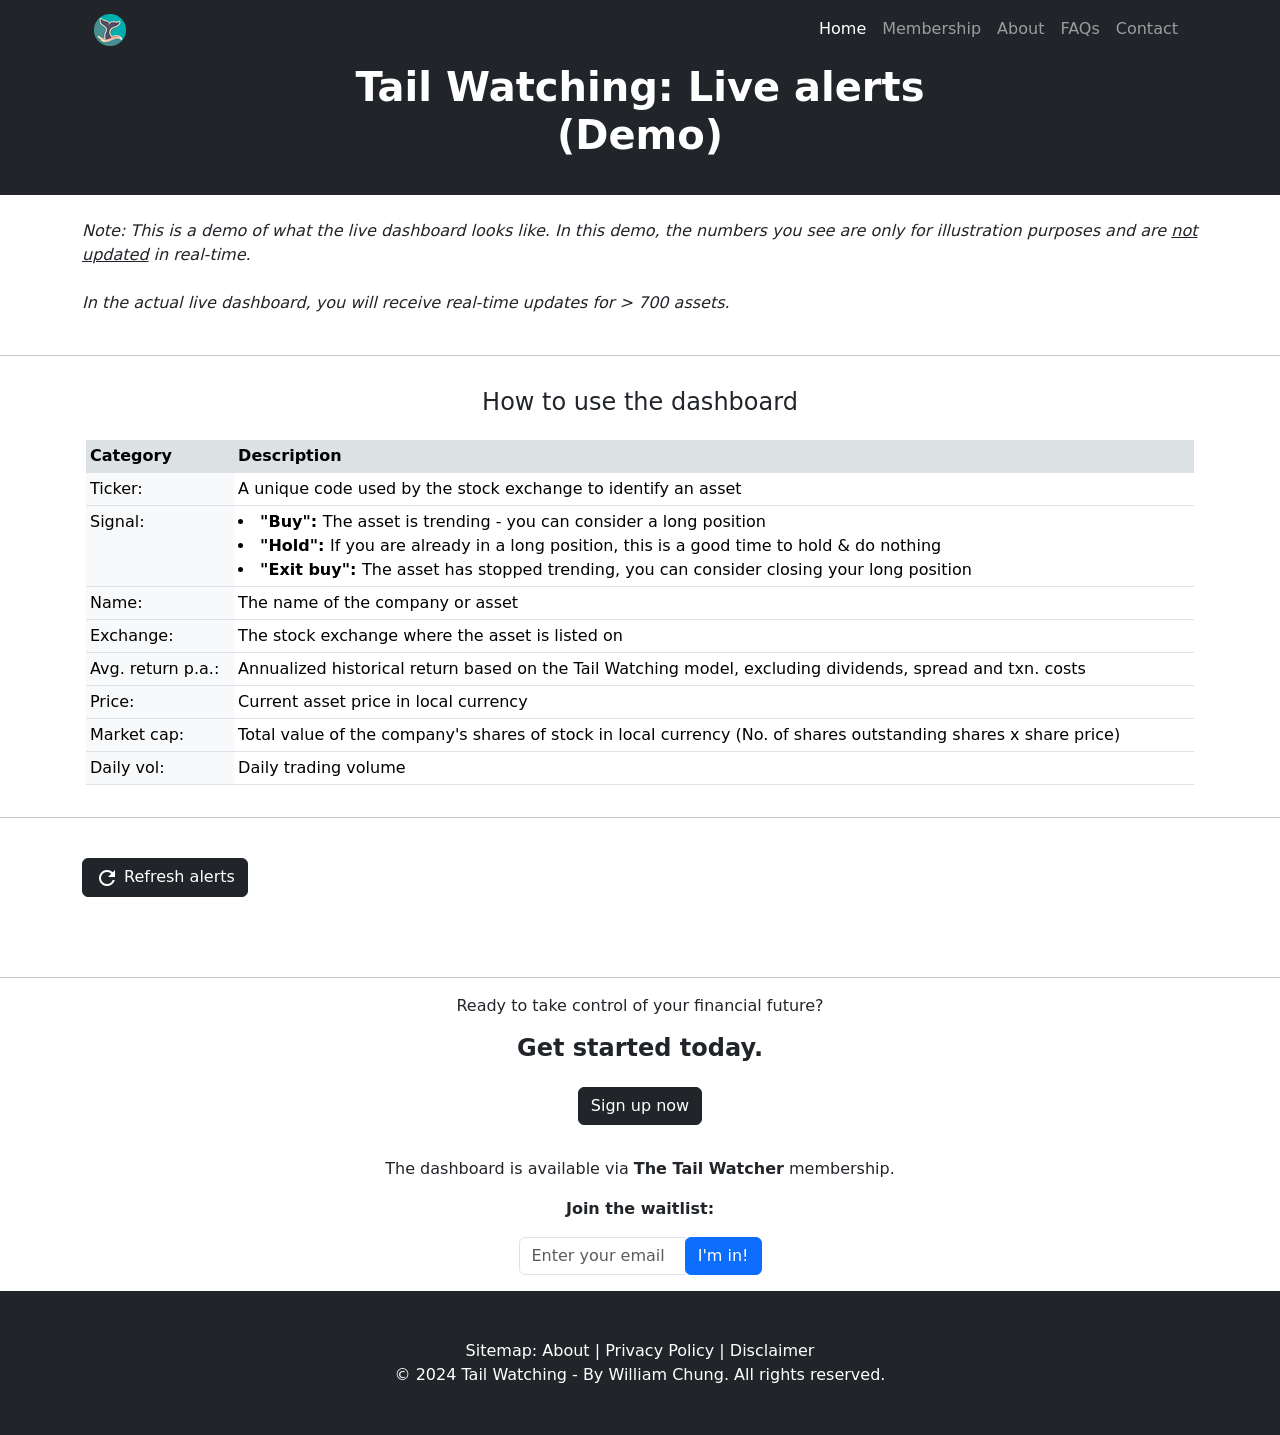
<file: demo_dashboard - backup.html>
<!DOCTYPE html>
<html lang="en">
    <head>
        <meta charset="utf-8" />
        <meta name="viewport" content="width=device-width, initial-scale=1, shrink-to-fit=no" />
        <meta name="description" content="" />
        <meta name="author" content="" />
        <title>Tail watching - Your guide to systematic investing</title>
        <meta name="description" content="Your guide to systematic investing. Join thousands of Tail Watchers catching the next big move." />
        <meta property="og:site_name" content="Tail Watching" />
        <meta property="og:title" content="Tail Watching" />
        <meta property="og:type" content="website" />
        <meta property="og:description" content="Your guide to systematic investing. Join thousands of Tail Watchers catching the next big move." />
        <meta property="og:image:width" content="1280" />
        <meta property="og:image:height" content="800" />
        <meta property="og:url" content="www.tailwatching.com" />
        <link rel="canonical" href="www.tailwatching.com" />
        <!-- Favicon-->
        <link rel="icon" type="image/x-icon" href="assets/favicon.ico" />
        <!-- Bootstrap icons-->
        <link href="https://cdn.jsdelivr.net/npm/bootstrap-icons@1.4.1/font/bootstrap-icons.css" rel="stylesheet" />
        <!-- Core theme CSS (includes Bootstrap)-->
        <link href="css/styles.css" rel="stylesheet" />
        
        <script src="https://code.jquery.com/jquery-3.7.1.js"></script>
          <script src="https://cdnjs.cloudflare.com/ajax/libs/twitter-bootstrap/5.3.0/js/bootstrap.bundle.min.js"></script>
          <script src="https://cdn.datatables.net/2.0.1/js/dataTables.js"></script>
          <script src="https://cdn.datatables.net/2.0.1/js/dataTables.bootstrap5.js"></script>
          <script src="https://cdn.datatables.net/fixedcolumns/5.0.0/js/dataTables.fixedColumns.js"></script>

          <link rel="stylesheet" type="text/css" href="https://cdn.datatables.net/2.0.1/css/dataTables.bootstrap5.css">
          <link rel="stylesheet" type="text/css" href="https://cdnjs.cloudflare.com/ajax/libs/twitter-bootstrap/5.3.0/css/bootstrap.min.css">
          <link rel="stylesheet" type="text/css" href="https://cdn.datatables.net/fixedcolumns/5.0.0/css/fixedColumns.bootstrap4.css">
        <link href="https://fonts.googleapis.com/icon?family=Material+Icons" rel="stylesheet">
        
        <style>
            .table.dataTable thead tr { 
              background-color: #dce2e3 !important;
            }
            .page-item.active .page-link {
              background-color: #dce2e3 !important;
            }
            .page-link {
              color: black !important;
            }
            .table thead th {
              background-color: #dce2e3 !important;
            }

          </style>
    
    <!-- Google tag (gtag.js) -->
    <script async src="https://www.googletagmanager.com/gtag/js?id=G-GTDNC94TT9"></script>
    <script>
      window.dataLayer = window.dataLayer || [];
      function gtag(){dataLayer.push(arguments);}
      gtag('js', new Date());

      gtag('config', 'G-GTDNC94TT9');
    </script>
        
    </head>
    <body>
        <!-- Responsive navbar-->
        <nav class="navbar navbar-expand-lg navbar-dark bg-dark">
            <div class="container px-4">
                <a class="navbar-brand" href="../index.html"><img src= "../assets/favicon-32x32.png"></a> 
                <button class="navbar-toggler" type="button" data-bs-toggle="collapse" data-bs-target="#navbarSupportedContent" aria-controls="navbarSupportedContent" aria-expanded="false" aria-label="Toggle navigation"><span class="navbar-toggler-icon"></span></button>
                <div class="collapse navbar-collapse" id="navbarSupportedContent">
                    <ul class="navbar-nav ms-auto mb-2 mb-lg-0">
                        <li class="nav-item"><a class="nav-link active" aria-current="page" href="../index.html">Home</a></li>
                        <li class="nav-item"><a class="nav-link" href="../index.html#membership">Membership</a></li>
                        <li class="nav-item"><a class="nav-link" href="../index.html#about">About</a></li>
                        <!--li class="nav-item"><a class="nav-link" href="../index.htmldemo_dashboard.html">Demo</a></li-->
                        <!--li class="nav-item"><a class="nav-link" href="../index.html#backtests">Backtests</a></li-->
                        <li class="nav-item"><a class="nav-link" href="../index.html#faq">FAQs</a></li>
                        <li class="nav-item"><a class="nav-link" href="../index.html#contact">Contact</a></li>
                    </ul>
                </div>
            </div>
        </nav>
        <!-- Demo dashboard section-->
        <!-- Header-->
        <header class="bg-dark">
            <div class="container px-4">
                <div class="row gx-4 justify-content-center">
                    <div class="col-lg-7">
                        <div class="text-center my-1">
                            <h1 class="display-6 fw-bolder text-white mb-2">Tail Watching: Live alerts (Demo)</h1>
                            <br>
                            </div>
                        </div>
                    </div>
            </div>
        </header>
            <div class="container container-md">
                <br>
                    <div class="row">
                    <i><h7>Note: This is a demo of what the live dashboard looks like. In this demo, the numbers you see are only for illustration purposes and are <u>not updated</u> in real-time. <br><br>In the actual live dashboard, you will receive real-time updates for > 700 assets.</h7></i>
                    </div>
                    <br>
            </div>    
            <hr>
            <div class="container container-md">
                    <div class="row py-3">
                        <h4 class="text-center">How to use the dashboard</h4>
                    </div>
                    <!------------ Instructions on legend ------------->
                    <div class="row px-3">
                        <table id="instructions-table" class="table table-hover display nowrap table-sm table-responsive">
                            <thead>
                                <th>Category</th>
                                <th>Description</th>
                            </thead>
                            <tr>
                                <td class="bg-light">Ticker:</td>
                                <td>A unique code used by the stock exchange to identify an asset</td>
                            </tr>
                            <tr>
                                <td class="bg-light">Signal:</td>
                                <td>
                                    <li><b>"Buy": </b>The asset is trending - you can consider a long position</li>
                                    <li><b>"Hold": </b>If you are already in a long position, this is a good time to hold & do nothing</li>
                                    <li><b>"Exit buy": </b>The asset has stopped trending, you can consider closing your long position</li>
                              
                                </td>
                            </tr>
                            <tr>
                                <td class="bg-light">Name:</td>
                                <td>The name of the company or asset</td>
                            </tr>
                            <tr>
                                <td class="bg-light">Exchange:</td>
                                <td>The stock exchange where the asset is listed on</td>
                            </tr>
                            <tr>
                                <td class="bg-light">Avg. return p.a.:</td>
                                <td>Annualized historical return based on the Tail Watching model, excluding dividends, spread and txn. costs</td>
                            </tr>
                            <tr>
                                <td class="bg-light">Price:</td>
                                <td>Current asset price in local currency</td>
                            </tr>
                            <tr>
                                <td class="bg-light">Market cap:</td>
                                <td>Total value of the company's shares of stock in local currency (No. of shares outstanding shares x share price)</td>
                            </tr>
                            <tr>
                                <td class="bg-light">Daily vol:</td>
                                <td>Daily trading volume</td>
                            </tr>
                            
                        </table>
                    </div>
                    
                    <!--------------------- End of instructions table ----------------->
                </div>
                <hr>
        
                <div class="container container-md">
                    <br>
                
                    <div class="row">
                      <div class="form-row">
                          <div class="col-auto">
                            <a id="refreshAlertBtn" class="btn btn-dark"><i class="material-icons left" style="vertical-align: middle;">refresh</i> Refresh alerts</a>
                          </div>
                        </div>
                    </div>
                <br>
                    <div class="row">
                        <table id="alerts-data-table" class="table table-hover table-bordered display nowrap" width="100%">
                            
                            <script>
                                const table = new DataTable('#alerts-data-table', {
                                scrollCollapse: true,
                                scrollX:        true,
                                fixedColumns: {
                                  start: 1
                                },
                                
                                order: [1, 'asc'], 

                                columns: [
                                  {"title":"Ticker"},
                                  {"title":"Signal"},   
                                  {"title":"Name"},
                                  {"title":"Exchange"},
                                  {"title":"Avg. return p.a."},
                                  {"title":"Price"},
                                  {"title":"Market cap"},
                                  {"title":"Daily vol"},
                                ]
                                
                              });
                            
                            addNewRow();
                                
                            function addNewRow() {
                                table.rows.add(
                                    
                                [[
                                    'MSFT',
                                    'Buy',
                                    'Microsoft Corp',
                                    'NASDAQ',
                                    '29.27%',
                                    '416.42',
                                    '3,092,218,422,110',
                                    '5,010,219'
                                ],
                                
                                [
                                    'AAPL',
                                    'Buy',
                                    'Apple Inc',
                                    'NASDAQ',
                                    '246.95%',
                                    '172.62',
                                    '2,664,191,111,639',
                                    '1,070,123'
                                ],
                                 
                                [
                                    'AMZN',
                                    'Hold',
                                    'Amazon.com Inc',
                                    'NASDAQ',
                                    '45.49%',
                                    '174.42',
                                    '1,811,158,074,786',
                                    '501,888'
                                ],
                                 
                                [
                                    'BRK.B',
                                    'Hold',
                                    'Berkshire Hathaway Inc Class B',
                                    'NYSE',
                                    '17.13%',
                                    '174.42',
                                    '1,811,158,074,786',
                                    '501,888'
                                ],
                                
                                [
                                    'LLY',
                                    'Hold',
                                    'Eli Lilly And Co',
                                    'NYSE',
                                    '32.99%',
                                    '754.14',
                                    '716,585,469,309',
                                    '3,730,053'
                                ],
                                
                                [
                                    'INTC',
                                    'Exit buy',
                                    'Intel Corp',
                                    'NASDAQ',
                                    '6.62%',
                                    '42.64',
                                    '180,281,917,419',
                                    '1,372,989'
                                ],
                                 
                                [
                                    'GS',
                                    'Exit buy',
                                    'Goldman Sachs Group Inc',
                                    'NYSE',
                                    '15.76%',
                                    '387.21',
                                    '126,061,091,564',
                                    '3,763,948'
                                ],
                                 
                                [
                                    'HKG:0001',
                                    'Buy',
                                    'CK Hutchison Holdings Ltd',
                                    'HKG',
                                    '5.76%',
                                    '40.70',
                                    '155,882,753,022',
                                    '4,058,852'
                                ],
                                 
                                [
                                    'HKG:0002',
                                    'Hold',
                                    'CLP Holdings Limited',
                                    'HKG',
                                    '2.86%',
                                    '63.80',
                                    '161,187,508,072',
                                    '1,417,397'
                                ],
                                 
                                [
                                    'HKG:0003',
                                    'Exit buy',
                                    'Hong Kong and China Gas Co Ltd',
                                    'HKG',
                                    '11.29%',
                                    '5.96',
                                    '111,212,766,311',
                                    '4,502,765'
                                ],
                                 
                                [
                                    'HKG:0005',
                                    'Hold',
                                    'HSBC Holdings plc',
                                    'HKG',
                                    '1.82%',
                                    '59.45',
                                    '1,130,544,613,008',
                                    '12,248,152'
                                ],
                                 
                                [
                                    'LON:WTB',
                                    'Buy',
                                    'Whitbread plc',
                                    'LON',
                                    '5.61%',
                                    '3,203.93',
                                    '5,935,052,951.00',
                                    '17,043'
                                ],
                                 
                                [
                                    'LON:PSON',
                                    'Buy',
                                    'Pearson plc',
                                    'LON',
                                    '21.28%',
                                    '1,016.00',
                                    '6,959,982,890',
                                    '34,529'
                                ],
                                 
                                [
                                    'LON:BA',
                                    'Hold',
                                    'BAE Systems plc',
                                    'LON',
                                    '2.43%',
                                    '1,302.00',
                                    '39,434,917,130',
                                    '131,081'
                                ],
                                
                                [
                                    'LON:BARC',
                                    'Hold',
                                    'Barclays PLC',
                                    'LON',
                                    '4.11%',
                                    '176.38',
                                    '26,699,924,521',
                                    '1,056,550'
                                ],
                                 
                                [
                                    'LON:MNDI',
                                    'Exit buy',
                                    'Mondi Plc',
                                    'LON',
                                    '7.98%',
                                    '1,336.50',
                                    '5,897,271,000',
                                    '44,710'
                                ],
                                 
                                [
                                    'LON:ABF',
                                    'Exit buy',
                                    'Associated British Foods plc',
                                    'LON',
                                    '1.26%',
                                    '2,320.00',
                                    '17,492,022,204',
                                    '8,757'
                                ],
                                                
                            
                            ])
                                    
                                    .draw(false);
                            }
                            </script>
                        </table>
                    </div>
                    <br>
                </div>
                
            <hr>
            
            <div class="container container-md">
                <p class="text-center">Ready to take control of your financial future?</p>
                <p class="text-center"><b><h4 class="text-center">Get started today.</h4></b></p>
                <div class ="text-center py-2"><a class="btn btn-dark" href="../index.html#membership">Sign up now</a></div>
                <br>
            </div>
            <div class="container container-md text-center">
            <p>
                The dashboard is available via <b>The Tail Watcher</b> membership. <br>
            </p>

            
            <div class="row gx-5 justify-content-center">
                <p class="text-center"><strong>Join the waitlist: </strong></p>
                                                
                                                <!-- Waitlist form -->
                                            <div class="col-lg-6 col-xl-3 text-center">
                                                <form id="signupForm" method="post">
                                                    <div class="input-group mb-3">
                                                        <input type="email" name="email" id="email" class="form-control" placeholder="Enter your email" aria-label="Recipient's username" aria-describedby="basic-addon2">
                                                        <div class="input-group-append">
                                                            <button class="btn btn-primary" type="submit">I'm in!</button>
                                                        </div>

                                                    </div>
                                                    <div id="loader" style="display:none">Submitting...</div>
                                                </form>
                                            </div>

                                            <script>
                                                let form = document.getElementById('signupForm')
                                                let loadingMessage = document.getElementById('loader')
                                                let formUrl = 'https://tailwatching.lemonsqueezy.com/email-subscribe/external' // Change "my-store" to your store slug
                                                let redirectUrl = '../waitlist-success.html' // Use your own URL here

                                                form.addEventListener('submit', async (e) => {
                                                  e.preventDefault()

                                                  showLoading()

                                                  try {
                                                    let response = await fetch(formUrl, {
                                                      method: 'POST',
                                                      body: new FormData(e.target),
                                                    });

                                                    hideLoading()

                                                    if (response.ok) {
                                                      // Redirect the subscriber
                                                      window.location = redirectUrl
                                                    } else {
                                                      // Something went wrong subscribing the user
                                                      alert('Sorry, we couldn\'t subscribe you.')
                                                    }

                                                  } catch (error) {
                                                    hideLoading()
                                                    alert('Sorry, there was an issue: ' + error)
                                                  }
                                                })

                                                let showLoading = () => {
                                                  form.querySelector('button').setAttribute('disabled', 'disabled')
                                                  loadingMessage.style.display = 'block'
                                                }
                                                let hideLoading = () => {
                                                  form.querySelector('button').removeAttribute('disabled')
                                                  loadingMessage.style.display = 'none'
                                                }
                                                </script>
            </div>
            </div>
     <!-- Footer-->
        <footer class="py-5 bg-dark">
            <div class="container px-4">
                <p class="m-0 text-center text-white">
                    Sitemap:
                    <a href="../#about" style="color: #FFFFFF; text-decoration:none">About</a> |    
                    <a href="" data-bs-toggle="modal" data-bs-target="#pp_modal" style="color: #FFFFFF; text-decoration:none">Privacy Policy</a> |
                    <a href="" data-bs-toggle="modal" data-bs-target="#disclaimer_modal" style="color: #FFFFFF; text-decoration:none">Disclaimer</a> 
                    
                </p>
                    <!-------------------------------- Disclaimer modal ---------------------------->
                    <div class="container-fluid">
                        <div class="modal fade" id="disclaimer_modal" tabindex="-1" role="dialog" aria-labelledby="disclaimer_modal" aria-hidden="true">
                          <div class="modal-dialog" role="document">
                            <div class="modal-content">
                              <div class="modal-header">
                                <h5 class="modal-title" id="disclaimer_modal">Disclaimer</h5>
                                <button type="button" class="close" data-bs-dismiss="modal" aria-label="Close">
                                  <span aria-hidden="true">&times;</span>
                                </button>
                              </div>
                              <div class="modal-body">
                                <p>
                                    This is neither a recommendation to purchase or sell any of the shares, securities or other instruments mentioned in this document or referred to; nor can this document be treated as professional advice to buy, sell or take a position in any shares, securities or other instruments. The information contained herein is based on the study and research of William Chung (“the Authors”); and are merely the written opinions and ideas of the Authors, and is as such strictly for educational purposes and/or for study or research only.
                                </p>
                                <p>
                                    This information should not and cannot be construed as or relied on and (for all intents and purposes) does not constitute financial, investment or any other form of advice. Any investment involves the taking of substantial risks, including (but not limited to) complete loss of capital. Every investor has different strategies, risk tolerances and time frames. You are advised to perform your own independent checks, research or study; and you should contact a licensed professional before making any investment decisions.  
                                </p>
                                <p>
                                    The Authors make it unequivocally clear that there are no warranties, express or implied, as to the accuracy, completeness, or results obtained from any statement, information and/or data set forth herein. The Authors, its related and affiliate companies and/or their directors, executives and employees shall in no event be held liable to any party for any direct, indirect, punitive, special, incidental, or consequential damages arising directly or indirectly from the use of any of this material.  
                                </p>
                              </div>
                            </div>
                          </div>
                        </div>
                    </div>
                
                <!-------------------------------- Privacy Policy modal ---------------------------->
                    <div class="container-fluid">
                        <div class="modal fade model-lg" id="pp_modal" tabindex="-1" role="dialog" aria-labelledby="pp_modal" aria-hidden="true">
                          <div class="modal-dialog" role="document">
                            <div class="modal-content">
                              <div class="modal-header">
                                <h5 class="modal-title" id="pp_modal">Disclaimer</h5>
                                <button type="button" class="close" data-bs-dismiss="modal" aria-label="Close">
                                  <span aria-hidden="true">&times;</span>
                                </button>
                              </div>
                              <div class="modal-body">
                                <p>
                                    TailWatching.com is serious about protecting your online privacy. This Privacy Statement explains our views and practices concerning privacy, and how they may pertain to you as a user of our website.
                                </p>
                                <p>
                                    “You” or “Your” means you as a participant in or as a user of the TailWatching.com website. “We” or “Our” or “Us” means TailWatching.com. “Our site” means TailWatching.com
                                </p>
                                <p>
                                    All information transmitted, printed or otherwise submitted to TailWatching.com via this website shall be deemed to be the property of TailWatching.com and TailWatching.com shall be free to use such information for any lawful purpose as detailed herein.
                                </p>
                                <p>
                                    This site contains links to other sites and we are not responsible for the privacy practices or the content of such sites.
                                </p>
                                <p>
                                    We reserve the right to release such information to law enforcement or other governmental officials as we, in our sole and absolute discretion, deem necessary to comply with the law.
                                </p>
                                <p>
                                  <b>Section 1: Collected Information</b><br>
                                </p>
                                    We automatically collect and/or track the following:<br><br>
                                    <ul>
                                    1. Information knowingly provided by you through on-line forms, registration forms, surveys, and/or other entries, such as email addresses, personal, financial or demographic information;
                                    <br>
                                    2. Information, user specific or aggregate, on what pages our visitors access; and
                                    <br>
                                    3. E-mail addresses of visitors that communicate with TailWatching.com via e-mail.
                                    </ul>
                                
                                  <p>
                                      <b>Section 2: Use of Data Collected</b><br>
                                  </p>
                                    
                                  <p>We use your personal, demographic and profile data to enhance your experience at our site and to enable us to present content we think you might be interested in. We use your contact information to send you information about our company and promotional material from our partners. We may also use your personal, demographic and profile data to improve our site, for statistical analysis, for marketing and promotional purposes, and for editorial or feedback purposes for our advertisers. Information collected by us may be added to our databases and used for future telemarketing, SMS text-messaging, e-mails or postal mailings regarding site updates, new products and services, upcoming events, and/or status of orders placed online. By using this site, you agree that you may be contacted in any manner contemplated in this section even if your number is found on a do not call registry, in-house list or similar registry.
                                  </p>
                                  
                                  <p>
                                      <b>Section 3: Disclosure of Data to Third Parties</b><br>
                                  </p>
                                  <p>If you choose to provide personal information, it will be used for the following purposes:</p>
                                  
                                    <ul>
                                        1. Considering you for a TailWatching.com product;
                                        <br>
                                        2. As required by law; and
                                        <br>
                                        3. For marketing products and services which we determine, in our sole judgment, that you might find of interest. We reserve the right to share, rent, sell, or otherwise disclose data we collect to third parties. Any third party we share, rent, sell, or otherwise disclose data to will be prescreened by us, determined by us to be reputable, and will use the personal data for marketing products and services which we determine, in our sole judgment, that you might find of interest.
                                    </ul>
                                  <p>
                                    <b>Section 4: Your Opt-Out Rights</b><br>
                                  </p>
                                
                                  <p> 
                                      You may opt-out of receiving communications from us and/or our partners by not submitting your information. We also allow you to remove your information from our marketing lists. If you remove your information from our marketing lists it will no longer be used by us to send promotional correspondence to you. You can remove your information from our marketing lists by clicking on the “Unsubscribe” link at the bottom of every email we send you, or by sending your request, in writing, via email to: infoATtailwatchingDOTcom (Please replace “AT” with @ and “DOT” with .)
                                  </p>
                                  <p><b>Section 5: We Do Not Intend to Collect Data from Children</b></p>
                                  <p>
                                    The information and services provided to us or our affiliates, sponsors, and advertisers are not intended to be viewed by children (under 18 years old). No information collected from children is knowingly used for any marketing or promotional purposes whatsoever, either inside or outside TailWatching.com. No part of TailWatching.com’s web site is structured to attract anyone under the age of 18.
                                  </p>
                                  <p><b>Section 6: Our Right to Contact You</b></p>
                                  <p>
                                    We reserve the right to contact you regarding your account status and changes to subscriber agreements, privacy policy, or any other policies or agreements relevant to you.
                                  </p>
                                  <p><b>Section 7: Our Right to Change</b></p>
                                  <p>
                                    We reserve the right to change this policy at any time by notifying you of the existence and location of the new or revised privacy policy or by posting the changes online at our site.
                                  </p>
                                  <p><b>Section 8: Our Contact Information</b></p>
                                  <p>
                                    If you have any questions about this privacy statement, the practices of this site, or your dealings with this website, you can contact us via email sent to: infoATtailwatchingDOTcom (Please replace “AT” with @ and “DOT” with .)
                                  </p>
                                  <p><b>Section 9: Anti Spam Policy. Can-Spam Act Compliance</b></p>
                                  <p>
                                    TailWatching.com is dedicated to ensuring compliance with the ‘Can-Spam Act’, which took effect January 1, 2004. You may receive email from TailWatching.com in the following circumstances:
                                  </p>
                                  <ul>
                                        1. Acknowledging your application has been received and requesting additional action
                                        <br>
                                        2. Requests for additional information to support your current application
                                        <br>
                                        3. Response to your inquiries regarding the status of your transactional requests
                                        <br>
                                        4. Thanking you for your valued business
                                        <br>
                                        5. Advertisements for our products, services, changes in services, new product availability
                                        <br>
                                        6. Advertisements for third party products and services where we have determined that such product or service may be of interest to our customers
                                    </ul>
                                  <p>To ensure compliance with the Can-Spam Act, TailWatching.com has implemented the following guidelines for email delivery:</p>
                                  <ul>
                                        1. All emails sent to you by TailWatching.com will clearly identify TailWatching.com as the sender. FROM / SENDER: someone@TailWatching.com (NOTE: The actual sender will alter from department to department, but all from addresses will end with @TailWatching.com).
                                        <br>
                                        2. The Subject Line of any email you receive will always accurately describe the subject matter of the email.
                                        <br>
                                        3. Any email from TailWatching.com will include the ability to unsubscribe from future email messages.
                                        <br>
                                        4. Unsubscribing will ensure the customer is removed from ALL lists at TailWatching.com; this excludes customer service emails regarding the processing and status of a current product.
                                        <br>
                                        5. All emails sent to you directly by TailWatching.com include valid postal address information in the footer.
                                        <br>
                                        6. All third party marketing partners are required to comply with the Can-Spam Act.
                                        <br>
                                        7. Emails sent to you directly by TailWatching.com will include an email address and physical address where you can send suggestions, complaints or other correspondence.
                                    </ul>
                                    <p><b>Section 10: Information for ISPs</b></p>
                                    <p>Website: TailWatching.com<br>Email Address: infoATtailwatchingDOTcom<br>(Please replace “AT” with @ and “DOT” with .)</p>
                                    <p>TailWatching.com understands consumers’ concerns over the use of their personal information. We hope this information will relieve any concerns your company may have regarding our email policies. TailWatching.com and its affiliated sites use only an “opt-in or opt out” method of obtaining customer information, and it is not our policy or desire to send unsolicited email. We obtain email addresses and personal information from third parties that follow the same set of policies. TailWatching.com email messages sent always include information about the origin of the emails and instructions on how recipients can unsubscribe from receiving future email messages.
                                    </p>
                                  <p>From time to time, TailWatching.com will enter into an arrangement with a third party website to allow individuals to opt into our marketing program on those third party websites. In each case the third party websites have represented and warranted to us, among other things,</p>
                                  <ul>
                                        1. That the data was collected voluntarily from individuals on website registrations and co-registrations,
                                        <br>
                                        2. That the sellers have a right, under any applicable privacy statements, to transfer the data to us, and
                                        <br>
                                        3. That TailWatching.com has the right to send marketing offers to the individuals.
                                </ul>
                                  <p>We hope this information satisfies any questions or concerns you may have regarding the email practices of TailWatching.com. If you have additional questions or wish to discuss this matter further, please contact us at: infoATtailwatchingDOTcom (Please replace “AT” with @ and “DOT” with .)</p>
                              </div>
                            </div>
                          </div>
                        </div>
                    </div>
               
               
            </div>
            <div class="container px-4"><p class="m-0 text-center text-white">&copy; 2024 Tail Watching - By William Chung. All rights reserved.</p></div>
        </footer>
        <!-- Bootstrap core JS-->
        <!--script src="https://cdn.jsdelivr.net/npm/bootstrap@5.2.3/dist/js/bootstrap.bundle.min.js"></script-->
        <!-- Core theme JS-->
        <script src="js/scripts.js"></script>
    </body>
</html>
</file>
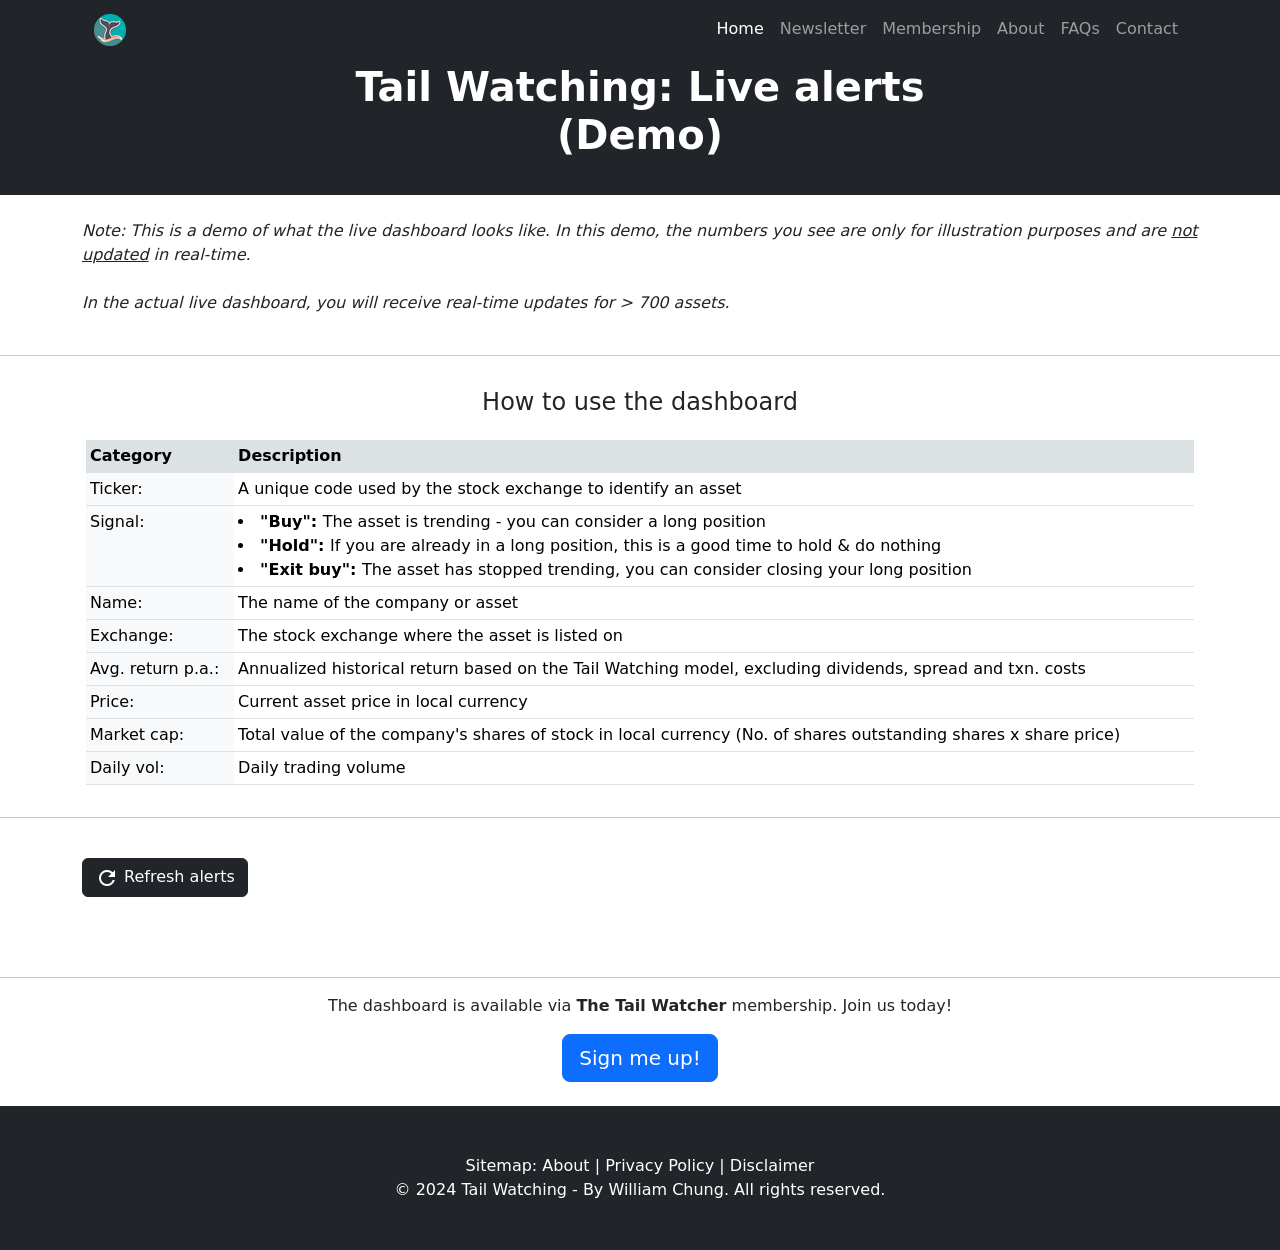
<file: demo_dashboard.html>
<!DOCTYPE html>
<html lang="en">
    <head>
        <meta charset="utf-8" />
        <meta name="viewport" content="width=device-width, initial-scale=1, shrink-to-fit=no" />
        <meta name="description" content="" />
        <meta name="author" content="" />
        <title>Tail watching - Your guide to systematic investing</title>
        <meta name="description" content="Your guide to systematic investing. Join thousands of Tail Watchers catching the next big move." />
        <meta property="og:site_name" content="Tail Watching" />
        <meta property="og:title" content="Tail Watching" />
        <meta property="og:type" content="website" />
        <meta property="og:description" content="Your guide to systematic investing. Join thousands of Tail Watchers catching the next big move." />
        <meta property="og:image:width" content="1280" />
        <meta property="og:image:height" content="800" />
        <meta property="og:url" content="www.tailwatching.com" />
        <link rel="canonical" href="www.tailwatching.com" />
        <!-- Favicon-->
        <link rel="icon" type="image/x-icon" href="assets/favicon.ico" />
        <!-- Bootstrap icons-->
        <link href="https://cdn.jsdelivr.net/npm/bootstrap-icons@1.4.1/font/bootstrap-icons.css" rel="stylesheet" />
        <!-- Core theme CSS (includes Bootstrap)-->
        <link href="css/styles.css" rel="stylesheet" />
        
        <script src="https://code.jquery.com/jquery-3.7.1.js"></script>
          <script src="https://cdnjs.cloudflare.com/ajax/libs/twitter-bootstrap/5.3.0/js/bootstrap.bundle.min.js"></script>
          <script src="https://cdn.datatables.net/2.0.1/js/dataTables.js"></script>
          <script src="https://cdn.datatables.net/2.0.1/js/dataTables.bootstrap5.js"></script>
          <script src="https://cdn.datatables.net/fixedcolumns/5.0.0/js/dataTables.fixedColumns.js"></script>

          <link rel="stylesheet" type="text/css" href="https://cdn.datatables.net/2.0.1/css/dataTables.bootstrap5.css">
          <link rel="stylesheet" type="text/css" href="https://cdnjs.cloudflare.com/ajax/libs/twitter-bootstrap/5.3.0/css/bootstrap.min.css">
          <link rel="stylesheet" type="text/css" href="https://cdn.datatables.net/fixedcolumns/5.0.0/css/fixedColumns.bootstrap4.css">
        <link href="https://fonts.googleapis.com/icon?family=Material+Icons" rel="stylesheet">
        
        <style>
            .table.dataTable thead tr { 
              background-color: #dce2e3 !important;
            }
            .page-item.active .page-link {
              background-color: #dce2e3 !important;
            }
            .page-link {
              color: black !important;
            }
            .table thead th {
              background-color: #dce2e3 !important;
            }

          </style>
    
    <!-- Google tag (gtag.js) -->
    <script async src="https://www.googletagmanager.com/gtag/js?id=G-GTDNC94TT9"></script>
    <script>
      window.dataLayer = window.dataLayer || [];
      function gtag(){dataLayer.push(arguments);}
      gtag('js', new Date());

      gtag('config', 'G-GTDNC94TT9');
    </script>
        
    </head>
    <body>
        <!-- Responsive navbar-->
        <nav class="navbar navbar-expand-lg navbar-dark bg-dark">
            <div class="container px-4">
                <a class="navbar-brand" href="../index.html"><img src= "../assets/favicon-32x32.png"></a> 
                <button class="navbar-toggler" type="button" data-bs-toggle="collapse" data-bs-target="#navbarSupportedContent" aria-controls="navbarSupportedContent" aria-expanded="false" aria-label="Toggle navigation"><span class="navbar-toggler-icon"></span></button>
                <div class="collapse navbar-collapse" id="navbarSupportedContent">
                    <ul class="navbar-nav ms-auto mb-2 mb-lg-0">
                        <li class="nav-item"><a class="nav-link active" aria-current="page" href="../index.html">Home</a></li>
                        <li class="nav-item"><a class="nav-link" href="https://www.newsletter.tailwatching.com/">Newsletter</a></li>
                        <li class="nav-item"><a class="nav-link" href="../index.html#membership">Membership</a></li>
                        <li class="nav-item"><a class="nav-link" href="../index.html#about">About</a></li>
                        <!--li class="nav-item"><a class="nav-link" href="../index.htmldemo_dashboard.html">Demo</a></li-->
                        <!--li class="nav-item"><a class="nav-link" href="../index.html#backtests">Backtests</a></li-->
                        <li class="nav-item"><a class="nav-link" href="../index.html#faq">FAQs</a></li>
                        <li class="nav-item"><a class="nav-link" href="../index.html#contact">Contact</a></li>
                    </ul>
                </div>
            </div>
        </nav>
        <!-- Demo dashboard section-->
        <!-- Header-->
        <header class="bg-dark">
            <div class="container px-4">
                <div class="row gx-4 justify-content-center">
                    <div class="col-lg-7">
                        <div class="text-center my-1">
                            <h1 class="display-6 fw-bolder text-white mb-2">Tail Watching: Live alerts (Demo)</h1>
                            <br>
                            </div>
                        </div>
                    </div>
            </div>
        </header>
            <div class="container container-md">
                <br>
                    <div class="row">
                    <i><h7>Note: This is a demo of what the live dashboard looks like. In this demo, the numbers you see are only for illustration purposes and are <u>not updated</u> in real-time. <br><br>In the actual live dashboard, you will receive real-time updates for > 700 assets.</h7></i>
                    </div>
                    <br>
            </div>    
            <hr>
            <div class="container container-md">
                    <div class="row py-3">
                        <h4 class="text-center">How to use the dashboard</h4>
                    </div>
                    <!------------ Instructions on legend ------------->
                    <div class="row px-3">
                        <table id="instructions-table" class="table table-hover display nowrap table-sm table-responsive">
                            <thead>
                                <th>Category</th>
                                <th>Description</th>
                            </thead>
                            <tr>
                                <td class="bg-light">Ticker:</td>
                                <td>A unique code used by the stock exchange to identify an asset</td>
                            </tr>
                            <tr>
                                <td class="bg-light">Signal:</td>
                                <td>
                                    <li><b>"Buy": </b>The asset is trending - you can consider a long position</li>
                                    <li><b>"Hold": </b>If you are already in a long position, this is a good time to hold & do nothing</li>
                                    <li><b>"Exit buy": </b>The asset has stopped trending, you can consider closing your long position</li>
                              
                                </td>
                            </tr>
                            <tr>
                                <td class="bg-light">Name:</td>
                                <td>The name of the company or asset</td>
                            </tr>
                            <tr>
                                <td class="bg-light">Exchange:</td>
                                <td>The stock exchange where the asset is listed on</td>
                            </tr>
                            <tr>
                                <td class="bg-light">Avg. return p.a.:</td>
                                <td>Annualized historical return based on the Tail Watching model, excluding dividends, spread and txn. costs</td>
                            </tr>
                            <tr>
                                <td class="bg-light">Price:</td>
                                <td>Current asset price in local currency</td>
                            </tr>
                            <tr>
                                <td class="bg-light">Market cap:</td>
                                <td>Total value of the company's shares of stock in local currency (No. of shares outstanding shares x share price)</td>
                            </tr>
                            <tr>
                                <td class="bg-light">Daily vol:</td>
                                <td>Daily trading volume</td>
                            </tr>
                            
                        </table>
                    </div>
                    
                    <!--------------------- End of instructions table ----------------->
                </div>
                <hr>
        
                <div class="container container-md">
                    <br>
                
                    <div class="row">
                      <div class="form-row">
                          <div class="col-auto">
                            <a id="refreshAlertBtn" class="btn btn-dark"><i class="material-icons left" style="vertical-align: middle;">refresh</i> Refresh alerts</a>
                          </div>
                        </div>
                    </div>
                <br>
                    <div class="row">
                        <table id="alerts-data-table" class="table table-hover table-bordered display nowrap" width="100%">
                            
                            <script>
                                const table = new DataTable('#alerts-data-table', {
                                scrollCollapse: true,
                                scrollX:        true,
                                fixedColumns: {
                                  start: 1
                                },
                                
                                order: [1, 'asc'], 

                                columns: [
                                  {"title":"Ticker"},
                                  {"title":"Signal"},   
                                  {"title":"Name"},
                                  {"title":"Exchange"},
                                  {"title":"Avg. return p.a."},
                                  {"title":"Price"},
                                  {"title":"Market cap"},
                                  {"title":"Daily vol"},
                                ]
                                
                              });
                            
                            addNewRow();
                                
                            function addNewRow() {
                                table.rows.add(
                                    
                                [[
                                    'MSFT',
                                    'Buy',
                                    'Microsoft Corp',
                                    'NASDAQ',
                                    '29.27%',
                                    '416.42',
                                    '3,092,218,422,110',
                                    '5,010,219'
                                ],
                                
                                [
                                    'AAPL',
                                    'Buy',
                                    'Apple Inc',
                                    'NASDAQ',
                                    '246.95%',
                                    '172.62',
                                    '2,664,191,111,639',
                                    '1,070,123'
                                ],
                                 
                                [
                                    'AMZN',
                                    'Hold',
                                    'Amazon.com Inc',
                                    'NASDAQ',
                                    '45.49%',
                                    '174.42',
                                    '1,811,158,074,786',
                                    '501,888'
                                ],
                                 
                                [
                                    'BRK.B',
                                    'Hold',
                                    'Berkshire Hathaway Inc Class B',
                                    'NYSE',
                                    '17.13%',
                                    '174.42',
                                    '1,811,158,074,786',
                                    '501,888'
                                ],
                                
                                [
                                    'LLY',
                                    'Hold',
                                    'Eli Lilly And Co',
                                    'NYSE',
                                    '32.99%',
                                    '754.14',
                                    '716,585,469,309',
                                    '3,730,053'
                                ],
                                
                                [
                                    'INTC',
                                    'Exit buy',
                                    'Intel Corp',
                                    'NASDAQ',
                                    '6.62%',
                                    '42.64',
                                    '180,281,917,419',
                                    '1,372,989'
                                ],
                                 
                                [
                                    'GS',
                                    'Exit buy',
                                    'Goldman Sachs Group Inc',
                                    'NYSE',
                                    '15.76%',
                                    '387.21',
                                    '126,061,091,564',
                                    '3,763,948'
                                ],
                                 
                                [
                                    'HKG:0001',
                                    'Buy',
                                    'CK Hutchison Holdings Ltd',
                                    'HKG',
                                    '5.76%',
                                    '40.70',
                                    '155,882,753,022',
                                    '4,058,852'
                                ],
                                 
                                [
                                    'HKG:0002',
                                    'Hold',
                                    'CLP Holdings Limited',
                                    'HKG',
                                    '2.86%',
                                    '63.80',
                                    '161,187,508,072',
                                    '1,417,397'
                                ],
                                 
                                [
                                    'HKG:0003',
                                    'Exit buy',
                                    'Hong Kong and China Gas Co Ltd',
                                    'HKG',
                                    '11.29%',
                                    '5.96',
                                    '111,212,766,311',
                                    '4,502,765'
                                ],
                                 
                                [
                                    'HKG:0005',
                                    'Hold',
                                    'HSBC Holdings plc',
                                    'HKG',
                                    '1.82%',
                                    '59.45',
                                    '1,130,544,613,008',
                                    '12,248,152'
                                ],
                                 
                                [
                                    'LON:WTB',
                                    'Buy',
                                    'Whitbread plc',
                                    'LON',
                                    '5.61%',
                                    '3,203.93',
                                    '5,935,052,951.00',
                                    '17,043'
                                ],
                                 
                                [
                                    'LON:PSON',
                                    'Buy',
                                    'Pearson plc',
                                    'LON',
                                    '21.28%',
                                    '1,016.00',
                                    '6,959,982,890',
                                    '34,529'
                                ],
                                 
                                [
                                    'LON:BA',
                                    'Hold',
                                    'BAE Systems plc',
                                    'LON',
                                    '2.43%',
                                    '1,302.00',
                                    '39,434,917,130',
                                    '131,081'
                                ],
                                
                                [
                                    'LON:BARC',
                                    'Hold',
                                    'Barclays PLC',
                                    'LON',
                                    '4.11%',
                                    '176.38',
                                    '26,699,924,521',
                                    '1,056,550'
                                ],
                                 
                                [
                                    'LON:MNDI',
                                    'Exit buy',
                                    'Mondi Plc',
                                    'LON',
                                    '7.98%',
                                    '1,336.50',
                                    '5,897,271,000',
                                    '44,710'
                                ],
                                 
                                [
                                    'LON:ABF',
                                    'Exit buy',
                                    'Associated British Foods plc',
                                    'LON',
                                    '1.26%',
                                    '2,320.00',
                                    '17,492,022,204',
                                    '8,757'
                                ],
                                                
                            
                            ])
                                    
                                    .draw(false);
                            }
                            </script>
                        </table>
                    </div>
                    <br>
                </div>
                
            <hr>

                
                    <p class="text-center">The dashboard is available via <b>The Tail Watcher</b> membership. Join us today!<br></p>
                    <div class="text-center">
                        <a href="https://tailwatching.lemonsqueezy.com/buy/5c05f6fb-2f6e-4173-b295-bef34e6cc986" class="btn btn-primary btn-lg" type="submit">Sign me up!</a>
                    </div>
                                                
                
            <br>
        
     <!-- Footer-->
        <footer class="py-5 bg-dark">
            <div class="container px-4">
                <p class="m-0 text-center text-white">
                    Sitemap:
                    <a href="../#about" style="color: #FFFFFF; text-decoration:none">About</a> |    
                    <a href="" data-bs-toggle="modal" data-bs-target="#pp_modal" style="color: #FFFFFF; text-decoration:none">Privacy Policy</a> |
                    <a href="" data-bs-toggle="modal" data-bs-target="#disclaimer_modal" style="color: #FFFFFF; text-decoration:none">Disclaimer</a> 
                    
                </p>
                    <!-------------------------------- Disclaimer modal ---------------------------->
                    <div class="container-fluid">
                        <div class="modal fade" id="disclaimer_modal" tabindex="-1" role="dialog" aria-labelledby="disclaimer_modal" aria-hidden="true">
                          <div class="modal-dialog" role="document">
                            <div class="modal-content">
                              <div class="modal-header">
                                <h5 class="modal-title" id="disclaimer_modal">Disclaimer</h5>
                                <button type="button" class="close" data-bs-dismiss="modal" aria-label="Close">
                                  <span aria-hidden="true">&times;</span>
                                </button>
                              </div>
                              <div class="modal-body">
                                <p>
                                    This is neither a recommendation to purchase or sell any of the shares, securities or other instruments mentioned in this document or referred to; nor can this document be treated as professional advice to buy, sell or take a position in any shares, securities or other instruments. The information contained herein is based on the study and research of William Chung (“the Authors”); and are merely the written opinions and ideas of the Authors, and is as such strictly for educational purposes and/or for study or research only.
                                </p>
                                <p>
                                    This information should not and cannot be construed as or relied on and (for all intents and purposes) does not constitute financial, investment or any other form of advice. Any investment involves the taking of substantial risks, including (but not limited to) complete loss of capital. Every investor has different strategies, risk tolerances and time frames. You are advised to perform your own independent checks, research or study; and you should contact a licensed professional before making any investment decisions.  
                                </p>
                                <p>
                                    The Authors make it unequivocally clear that there are no warranties, express or implied, as to the accuracy, completeness, or results obtained from any statement, information and/or data set forth herein. The Authors, its related and affiliate companies and/or their directors, executives and employees shall in no event be held liable to any party for any direct, indirect, punitive, special, incidental, or consequential damages arising directly or indirectly from the use of any of this material.  
                                </p>
                              </div>
                            </div>
                          </div>
                        </div>
                    </div>
                
                <!-------------------------------- Privacy Policy modal ---------------------------->
                    <div class="container-fluid">
                        <div class="modal fade model-lg" id="pp_modal" tabindex="-1" role="dialog" aria-labelledby="pp_modal" aria-hidden="true">
                          <div class="modal-dialog" role="document">
                            <div class="modal-content">
                              <div class="modal-header">
                                <h5 class="modal-title" id="pp_modal">Disclaimer</h5>
                                <button type="button" class="close" data-bs-dismiss="modal" aria-label="Close">
                                  <span aria-hidden="true">&times;</span>
                                </button>
                              </div>
                              <div class="modal-body">
                                <p>
                                    TailWatching.com is serious about protecting your online privacy. This Privacy Statement explains our views and practices concerning privacy, and how they may pertain to you as a user of our website.
                                </p>
                                <p>
                                    “You” or “Your” means you as a participant in or as a user of the TailWatching.com website. “We” or “Our” or “Us” means TailWatching.com. “Our site” means TailWatching.com
                                </p>
                                <p>
                                    All information transmitted, printed or otherwise submitted to TailWatching.com via this website shall be deemed to be the property of TailWatching.com and TailWatching.com shall be free to use such information for any lawful purpose as detailed herein.
                                </p>
                                <p>
                                    This site contains links to other sites and we are not responsible for the privacy practices or the content of such sites.
                                </p>
                                <p>
                                    We reserve the right to release such information to law enforcement or other governmental officials as we, in our sole and absolute discretion, deem necessary to comply with the law.
                                </p>
                                <p>
                                  <b>Section 1: Collected Information</b><br>
                                </p>
                                    We automatically collect and/or track the following:<br><br>
                                    <ul>
                                    1. Information knowingly provided by you through on-line forms, registration forms, surveys, and/or other entries, such as email addresses, personal, financial or demographic information;
                                    <br>
                                    2. Information, user specific or aggregate, on what pages our visitors access; and
                                    <br>
                                    3. E-mail addresses of visitors that communicate with TailWatching.com via e-mail.
                                    </ul>
                                
                                  <p>
                                      <b>Section 2: Use of Data Collected</b><br>
                                  </p>
                                    
                                  <p>We use your personal, demographic and profile data to enhance your experience at our site and to enable us to present content we think you might be interested in. We use your contact information to send you information about our company and promotional material from our partners. We may also use your personal, demographic and profile data to improve our site, for statistical analysis, for marketing and promotional purposes, and for editorial or feedback purposes for our advertisers. Information collected by us may be added to our databases and used for future telemarketing, SMS text-messaging, e-mails or postal mailings regarding site updates, new products and services, upcoming events, and/or status of orders placed online. By using this site, you agree that you may be contacted in any manner contemplated in this section even if your number is found on a do not call registry, in-house list or similar registry.
                                  </p>
                                  
                                  <p>
                                      <b>Section 3: Disclosure of Data to Third Parties</b><br>
                                  </p>
                                  <p>If you choose to provide personal information, it will be used for the following purposes:</p>
                                  
                                    <ul>
                                        1. Considering you for a TailWatching.com product;
                                        <br>
                                        2. As required by law; and
                                        <br>
                                        3. For marketing products and services which we determine, in our sole judgment, that you might find of interest. We reserve the right to share, rent, sell, or otherwise disclose data we collect to third parties. Any third party we share, rent, sell, or otherwise disclose data to will be prescreened by us, determined by us to be reputable, and will use the personal data for marketing products and services which we determine, in our sole judgment, that you might find of interest.
                                    </ul>
                                  <p>
                                    <b>Section 4: Your Opt-Out Rights</b><br>
                                  </p>
                                
                                  <p> 
                                      You may opt-out of receiving communications from us and/or our partners by not submitting your information. We also allow you to remove your information from our marketing lists. If you remove your information from our marketing lists it will no longer be used by us to send promotional correspondence to you. You can remove your information from our marketing lists by clicking on the “Unsubscribe” link at the bottom of every email we send you, or by sending your request, in writing, via email to: infoATtailwatchingDOTcom (Please replace “AT” with @ and “DOT” with .)
                                  </p>
                                  <p><b>Section 5: We Do Not Intend to Collect Data from Children</b></p>
                                  <p>
                                    The information and services provided to us or our affiliates, sponsors, and advertisers are not intended to be viewed by children (under 18 years old). No information collected from children is knowingly used for any marketing or promotional purposes whatsoever, either inside or outside TailWatching.com. No part of TailWatching.com’s web site is structured to attract anyone under the age of 18.
                                  </p>
                                  <p><b>Section 6: Our Right to Contact You</b></p>
                                  <p>
                                    We reserve the right to contact you regarding your account status and changes to subscriber agreements, privacy policy, or any other policies or agreements relevant to you.
                                  </p>
                                  <p><b>Section 7: Our Right to Change</b></p>
                                  <p>
                                    We reserve the right to change this policy at any time by notifying you of the existence and location of the new or revised privacy policy or by posting the changes online at our site.
                                  </p>
                                  <p><b>Section 8: Our Contact Information</b></p>
                                  <p>
                                    If you have any questions about this privacy statement, the practices of this site, or your dealings with this website, you can contact us via email sent to: infoATtailwatchingDOTcom (Please replace “AT” with @ and “DOT” with .)
                                  </p>
                                  <p><b>Section 9: Anti Spam Policy. Can-Spam Act Compliance</b></p>
                                  <p>
                                    TailWatching.com is dedicated to ensuring compliance with the ‘Can-Spam Act’, which took effect January 1, 2004. You may receive email from TailWatching.com in the following circumstances:
                                  </p>
                                  <ul>
                                        1. Acknowledging your application has been received and requesting additional action
                                        <br>
                                        2. Requests for additional information to support your current application
                                        <br>
                                        3. Response to your inquiries regarding the status of your transactional requests
                                        <br>
                                        4. Thanking you for your valued business
                                        <br>
                                        5. Advertisements for our products, services, changes in services, new product availability
                                        <br>
                                        6. Advertisements for third party products and services where we have determined that such product or service may be of interest to our customers
                                    </ul>
                                  <p>To ensure compliance with the Can-Spam Act, TailWatching.com has implemented the following guidelines for email delivery:</p>
                                  <ul>
                                        1. All emails sent to you by TailWatching.com will clearly identify TailWatching.com as the sender. FROM / SENDER: someone@TailWatching.com (NOTE: The actual sender will alter from department to department, but all from addresses will end with @TailWatching.com).
                                        <br>
                                        2. The Subject Line of any email you receive will always accurately describe the subject matter of the email.
                                        <br>
                                        3. Any email from TailWatching.com will include the ability to unsubscribe from future email messages.
                                        <br>
                                        4. Unsubscribing will ensure the customer is removed from ALL lists at TailWatching.com; this excludes customer service emails regarding the processing and status of a current product.
                                        <br>
                                        5. All emails sent to you directly by TailWatching.com include valid postal address information in the footer.
                                        <br>
                                        6. All third party marketing partners are required to comply with the Can-Spam Act.
                                        <br>
                                        7. Emails sent to you directly by TailWatching.com will include an email address and physical address where you can send suggestions, complaints or other correspondence.
                                    </ul>
                                    <p><b>Section 10: Information for ISPs</b></p>
                                    <p>Website: TailWatching.com<br>Email Address: infoATtailwatchingDOTcom<br>(Please replace “AT” with @ and “DOT” with .)</p>
                                    <p>TailWatching.com understands consumers’ concerns over the use of their personal information. We hope this information will relieve any concerns your company may have regarding our email policies. TailWatching.com and its affiliated sites use only an “opt-in or opt out” method of obtaining customer information, and it is not our policy or desire to send unsolicited email. We obtain email addresses and personal information from third parties that follow the same set of policies. TailWatching.com email messages sent always include information about the origin of the emails and instructions on how recipients can unsubscribe from receiving future email messages.
                                    </p>
                                  <p>From time to time, TailWatching.com will enter into an arrangement with a third party website to allow individuals to opt into our marketing program on those third party websites. In each case the third party websites have represented and warranted to us, among other things,</p>
                                  <ul>
                                        1. That the data was collected voluntarily from individuals on website registrations and co-registrations,
                                        <br>
                                        2. That the sellers have a right, under any applicable privacy statements, to transfer the data to us, and
                                        <br>
                                        3. That TailWatching.com has the right to send marketing offers to the individuals.
                                </ul>
                                  <p>We hope this information satisfies any questions or concerns you may have regarding the email practices of TailWatching.com. If you have additional questions or wish to discuss this matter further, please contact us at: infoATtailwatchingDOTcom (Please replace “AT” with @ and “DOT” with .)</p>
                              </div>
                            </div>
                          </div>
                        </div>
                    </div>
               
               
            </div>
            <div class="container px-4"><p class="m-0 text-center text-white">&copy; 2024 Tail Watching - By William Chung. All rights reserved.</p></div>
        </footer>
        <!-- Bootstrap core JS-->
        <!--script src="https://cdn.jsdelivr.net/npm/bootstrap@5.2.3/dist/js/bootstrap.bundle.min.js"></script-->
        <!-- Core theme JS-->
        <script src="js/scripts.js"></script>
    </body>
</html>
</file>
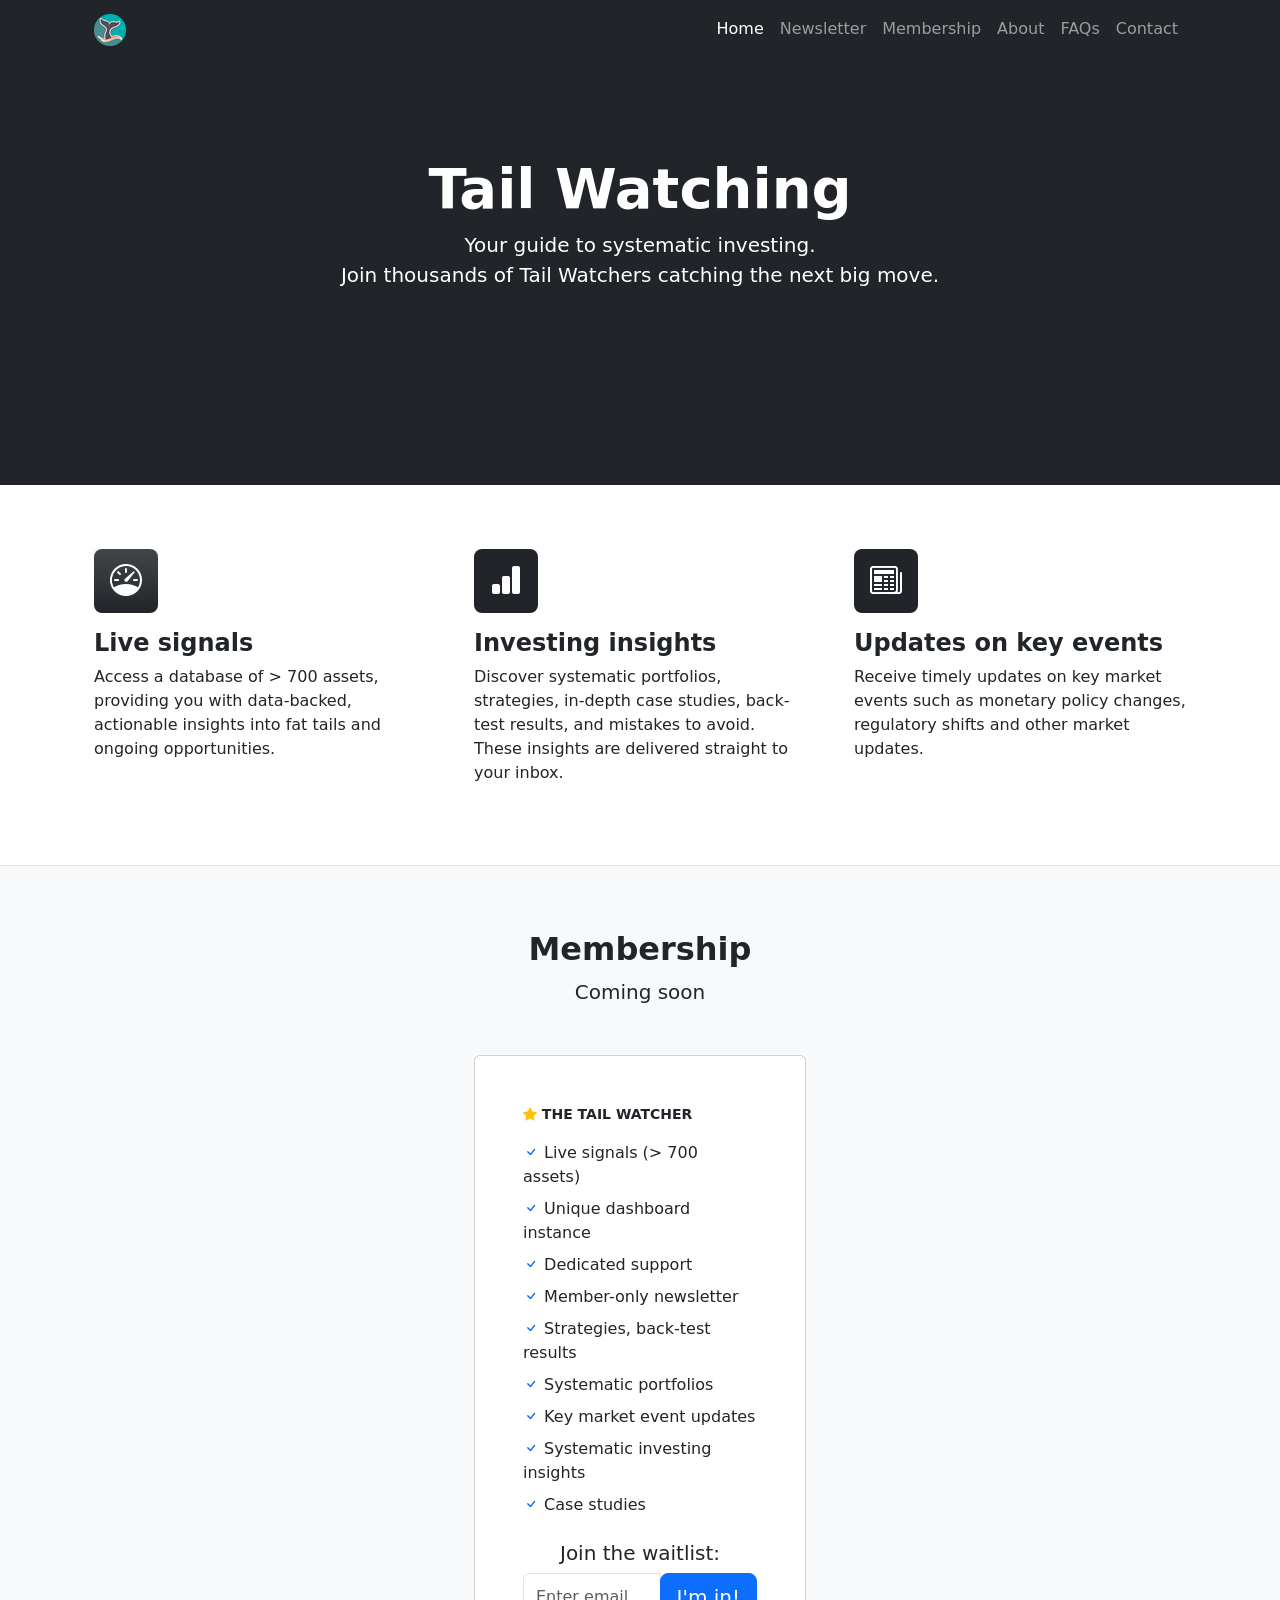
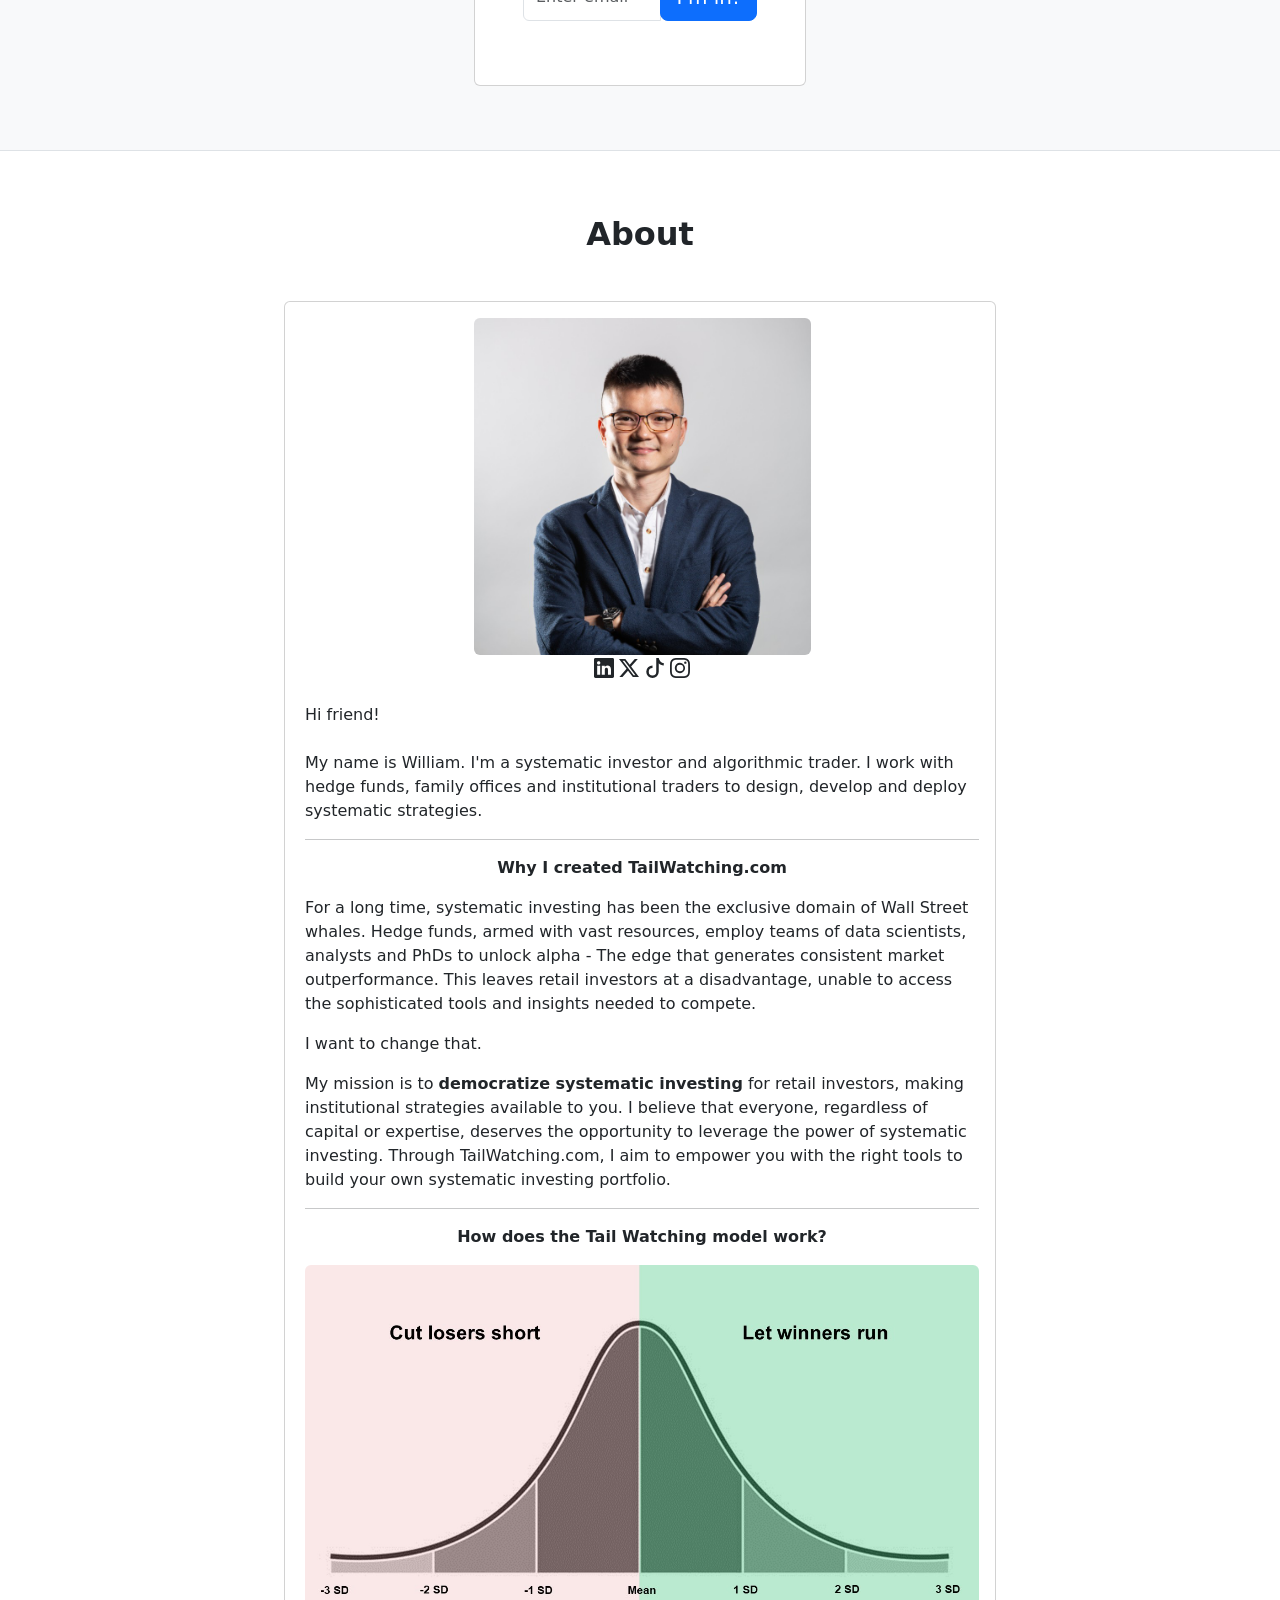
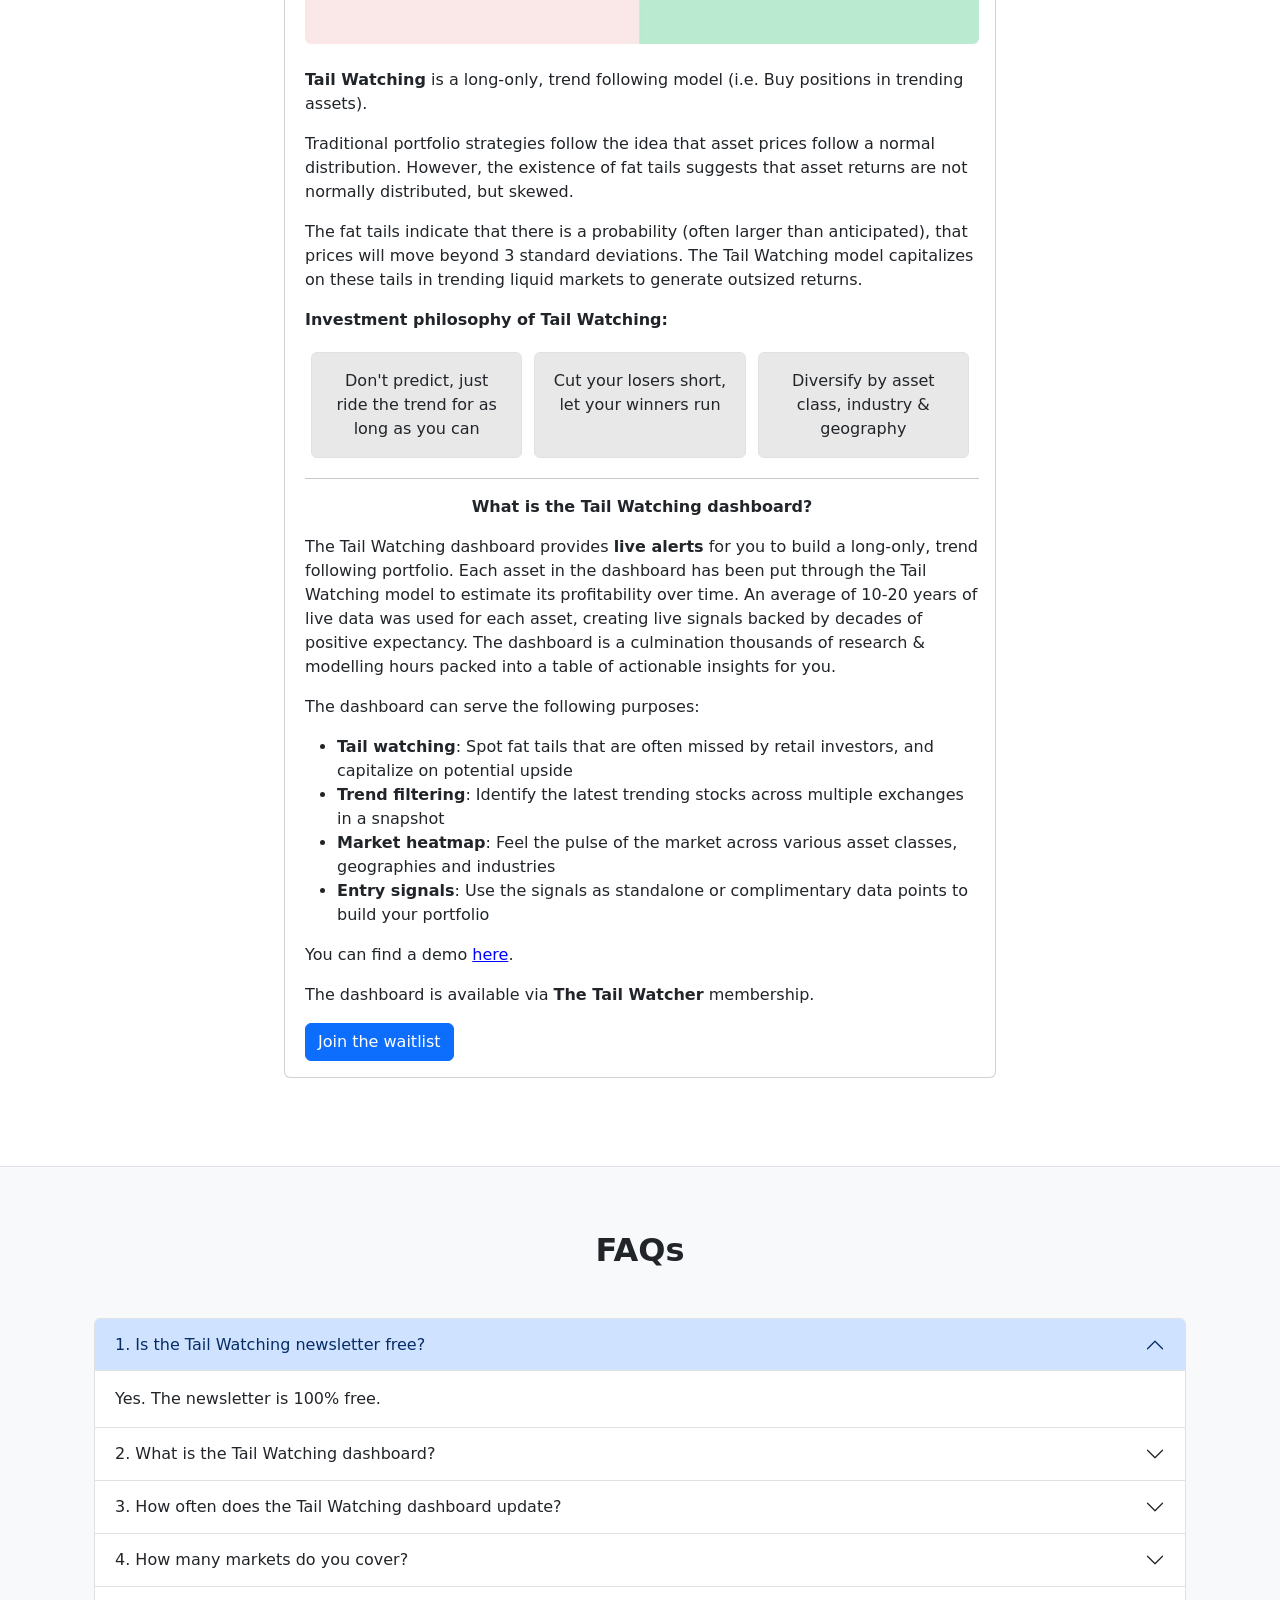
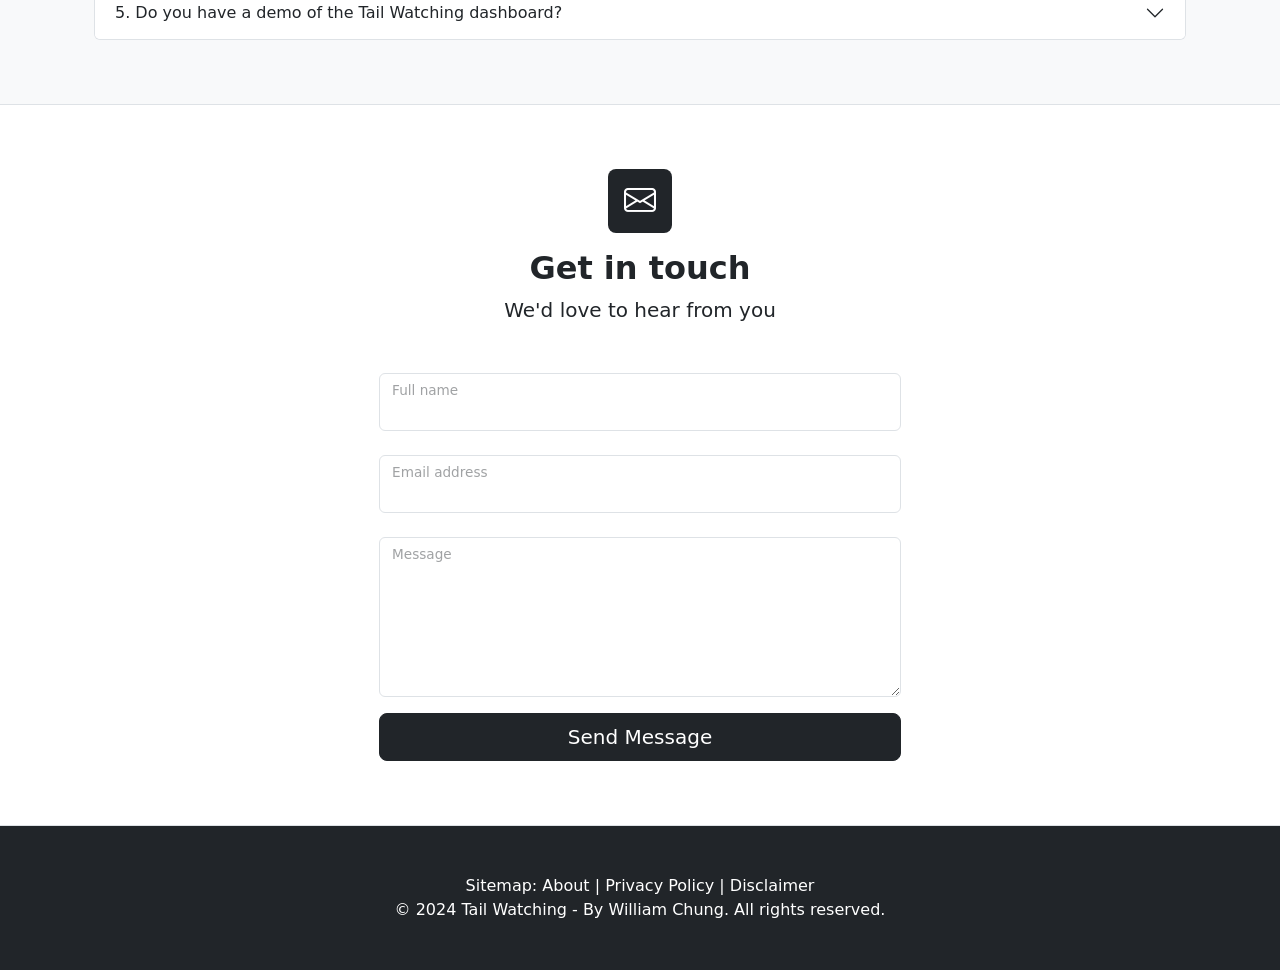
<file: index - backup Apr 2024.html>
<!DOCTYPE html>
<html lang="en">
    <head>
        <meta charset="utf-8" />
        <meta name="viewport" content="width=device-width, initial-scale=1, shrink-to-fit=no" />
        <meta name="description" content="" />
        <meta name="author" content="" />
        <title>Tail watching - Your guide to systematic investing</title>
        <meta name="description" content="Your guide to systematic investing. Join thousands of Tail Watchers catching the next big move." />
        <meta property="og:site_name" content="Tail Watching" />
        <meta property="og:title" content="Tail Watching" />
        <meta property="og:type" content="website" />
        <meta property="og:description" content="Your guide to systematic investing. Join thousands of Tail Watchers catching the next big move." />
        <meta property="og:image:width" content="1280" />
        <meta property="og:image:height" content="800" />
        <meta property="og:url" content="www.tailwatching.com" />
        <link rel="canonical" href="www.tailwatching.com" />
        <!-- Favicon-->
        <link rel="icon" type="image/x-icon" href="assets/favicon.ico" />
        <!-- Bootstrap icons-->
        <link href="https://cdn.jsdelivr.net/npm/bootstrap-icons@1.4.1/font/bootstrap-icons.css" rel="stylesheet" />
        <!-- Core theme CSS (includes Bootstrap)-->
        <link href="css/styles.css" rel="stylesheet" />
        
        <script src="https://code.jquery.com/jquery-3.7.1.js"></script>
          <script src="https://cdnjs.cloudflare.com/ajax/libs/twitter-bootstrap/5.3.0/js/bootstrap.bundle.min.js"></script>
          <script src="https://cdn.datatables.net/2.0.1/js/dataTables.js"></script>
          <script src="https://cdn.datatables.net/2.0.1/js/dataTables.bootstrap5.js"></script>
          <script src="https://cdn.datatables.net/fixedcolumns/5.0.0/js/dataTables.fixedColumns.js"></script>

          <link rel="stylesheet" type="text/css" href="https://cdn.datatables.net/2.0.1/css/dataTables.bootstrap5.css">
          <link rel="stylesheet" type="text/css" href="https://cdnjs.cloudflare.com/ajax/libs/twitter-bootstrap/5.3.0/css/bootstrap.min.css">
          <link rel="stylesheet" type="text/css" href="https://cdn.datatables.net/fixedcolumns/5.0.0/css/fixedColumns.bootstrap4.css">
        <link href="https://fonts.googleapis.com/icon?family=Material+Icons" rel="stylesheet">
        
        <style>
            .table.dataTable thead tr { 
              background-color: #dce2e3 !important;
            }
            .page-item.active .page-link {
              background-color: #dce2e3 !important;
            }
            .page-link {
              color: black !important;
            }
            .table thead th {
              background-color: #dce2e3 !important;
            }
        
            thead {
             position: absolute !important;
             top: -9999px !important;
             left: -9999px !important;
            }
          </style>
        
    <!-- Google tag (gtag.js) -->
    <script async src="https://www.googletagmanager.com/gtag/js?id=G-GTDNC94TT9"></script>
    <script>
      window.dataLayer = window.dataLayer || [];
      function gtag(){dataLayer.push(arguments);}
      gtag('js', new Date());

      gtag('config', 'G-GTDNC94TT9');
    </script>

    </head>
    <body>
        <!-- Responsive navbar-->
        <nav class="navbar navbar-expand-lg navbar-dark bg-dark">
            <div class="container px-4">
                <a class="navbar-brand" href="../index.html"><img src= "assets/favicon-32x32.png"></a> 
                <button class="navbar-toggler" type="button" data-bs-toggle="collapse" data-bs-target="#navbarSupportedContent" aria-controls="navbarSupportedContent" aria-expanded="false" aria-label="Toggle navigation"><span class="navbar-toggler-icon"></span></button>
                <div class="collapse navbar-collapse" id="navbarSupportedContent">
                    <ul class="navbar-nav ms-auto mb-2 mb-lg-0">
                        <li class="nav-item"><a class="nav-link active" aria-current="page" href="../index.html">Home</a></li>
                        <li class="nav-item"><a class="nav-link" href="https://www.newsletter.tailwatching.com/">Newsletter</a></li>
                        <li class="nav-item"><a class="nav-link" href="../index.html#membership">Membership</a></li>
                        <li class="nav-item"><a class="nav-link" href="../index.html#about">About</a></li>
                        <!--li class="nav-item"><a class="nav-link" href="../index.htmldemo_dashboard.html">Demo</a></li-->
                        <!--li class="nav-item"><a class="nav-link" href="../index.html#backtests">Backtests</a></li-->
                        <li class="nav-item"><a class="nav-link" href="../index.html#faq">FAQs</a></li>
                        <li class="nav-item"><a class="nav-link" href="../index.html#contact">Contact</a></li>
                    </ul>
                </div>
            </div>
        </nav>
        <!-- Header-->
        <header class="bg-dark py-5">
            <div class="container px-4">
                <div class="row gx-5 justify-content-center">
                    <div class="col-lg-7">
                        <div class="text-center my-5">
                            <h1 class="display-4 fw-bolder text-white mb-2">Tail Watching</h1>
                            <p class="lead text-white mb-4">Your guide to systematic investing. <br>Join thousands of Tail Watchers catching the next big move.</p>
                            <div class="d-grid gap-3 d-sm-flex justify-content-sm-center text-align: center">
                                
                                <!--<a class="btn btn-light btn-lg px-4 me-sm-3" href="#membership">Sign up</a>-->
                                <p align="center"><iframe src="https://embeds.beehiiv.com/9e7a254f-d691-48e3-8845-9b666396c9f5?slim=true" data-test-id="beehiiv-embed" height="52" frameborder="0" scrolling="no" style="margin: 0; border-radius: 0px !important; background-color: transparent;"></iframe></p>
                                
                            </div>
                        </div>
                    </div>
                </div>
            </div>
        </header>
        <!-- Features section-->
        <section class="py-5 border-bottom" id="features">
            <div class="container px-4 my-3">
                <div class="row gx-5">
                    <div class="col-lg-4 mb-5 mb-lg-0">
                        <div class="feature bg-dark bg-gradient text-white rounded-3 mb-3"><i class="bi bi-speedometer"></i></div>
                        <h2 class="h4 fw-bolder">Live signals</h2>
                        <p>Access a database of > 700 assets, providing you with data-backed, actionable insights into fat tails and ongoing opportunities.</p>
                        <!--
                        <a class="text-decoration-none" href="#!">
                            Call to action
                            <i class="bi bi-arrow-right"></i>
                        </a>-->
                        
                    </div>
                    <div class="col-lg-4 mb-5 mb-lg-0">
                        <div class="feature bg-primary bg-dark text-white rounded-3 mb-3"><i class="bi bi-bar-chart-fill"></i></div>
                        <h2 class="h4 fw-bolder">Investing insights</h2>
                        <p>Discover systematic portfolios, strategies, in-depth case studies, back-test results, and mistakes to avoid. These insights are delivered straight to your inbox.</p>
                        
                    </div>
                    <div class="col-lg-4">
                        <div class="feature bg-primary bg-dark text-white rounded-3 mb-3"><i class="bi bi-newspaper"></i></div>
                        <h2 class="h4 fw-bolder">Updates on key events</h2>
                        <p>Receive timely updates on key market events such as monetary policy changes, regulatory shifts and other market updates.</p>
                        
                    </div>
                </div>
            </div>
        </section>
        <!-- Membership section-->
        <section id="membership" class="bg-light py-5 border-bottom">
            <div class="container px-4 my-3">
                <div class="text-center mb-5">
                    <h2 class="fw-bolder">Membership</h2>
                    <p class="lead mb-0">Coming soon</p>
                </div>
                
                
                <div class="row gx-5 justify-content-center">
                    
                    <!-- Membership card pro-->
                    <div class="col-lg-6 col-xl-4">
                        <div class="card mb-5 mb-xl-0">
                            <div class="card-body p-5 bg-lig">
                                <div class="small text-uppercase fw-bold">
                                    <i class="bi bi-star-fill text-warning"></i>
                                    The Tail Watcher
                                </div>
                                <div class="mb-3">
                                    <!--span class="display-4 fw-bold">$</span>
                                    <span class="text-muted">/ mo.</span-->
                                </div>
                                <ul class="list-unstyled mb-4">
                                    <li class="mb-2">
                                        <i class="bi bi-check text-primary"></i>
                                        Live signals (> 700 assets)
                                    </li>
                                    <li class="mb-2">
                                        <i class="bi bi-check text-primary"></i>
                                        Unique dashboard instance
                                    </li>
                                    <li class="mb-2">
                                        <i class="bi bi-check text-primary"></i>
                                        Dedicated support
                                    </li>
                                    
                                    <li class="mb-2">
                                        <i class="bi bi-check text-primary"></i>
                                        Member-only newsletter
                                    </li>
                                    
                                    <li class="mb-2">
                                        <i class="bi bi-check text-primary"></i>
                                        Strategies, back-test results
                                    </li>
                                    
                                    <li class="mb-2">
                                        <i class="bi bi-check text-primary"></i>
                                        Systematic portfolios
                                    </li>
                                    
                                    <li class="mb-2">
                                        <i class="bi bi-check text-primary"></i>
                                        Key market event updates
                                    </li>
                                    
                                    <li class="mb-2">
                                        <i class="bi bi-check text-primary"></i>
                                        Systematic investing insights
                                    </li>
                                    
                                    <li class="mb-2">
                                        <i class="bi bi-check text-primary"></i>
                                        Case studies
                                    </li>

                                </ul>
                            
                               <h5 class="text-center">Join the waitlist:</h5>
                                
                                <!-- Waitlist form -->
                                <form id="signupForm" method="post">
                                    <div class="input-group mb-3">
                                        <input type="email" name="email" id="email" class="form-control" placeholder="Enter email" aria-label="Recipient's username" aria-describedby="basic-addon2" required>
                                        <div class="input-group-append">
                                            <button class="btn btn-primary btn-lg" type="submit">I'm in!</button>
                                        </div>
                                        
                                    </div>
                                    <div id="loader" style="display:none">Submitting...</div>
                                </form>

                                <script>
                                    let form = document.getElementById('signupForm')
                                    let loadingMessage = document.getElementById('loader')
                                    let formUrl = 'https://tailwatching.lemonsqueezy.com/email-subscribe/external' // Change "my-store" to your store slug
                                    let redirectUrl = '../waitlist-success.html' // Use your own URL here

                                    form.addEventListener('submit', async (e) => {
                                      e.preventDefault()

                                      showLoading()

                                      try {
                                        let response = await fetch(formUrl, {
                                          method: 'POST',
                                          body: new FormData(e.target),
                                        });

                                        hideLoading()

                                        if (response.ok) {
                                          // Redirect the subscriber
                                          window.location = redirectUrl
                                        } else {
                                          // Something went wrong subscribing the user
                                          alert('Sorry, we couldn\'t subscribe you.')
                                        }

                                      } catch (error) {
                                        hideLoading()
                                        alert('Sorry, there was an issue: ' + error)
                                      }
                                    })

                                    let showLoading = () => {
                                      form.querySelector('button').setAttribute('disabled', 'disabled')
                                      loadingMessage.style.display = 'block'
                                    }
                                    let hideLoading = () => {
                                      form.querySelector('button').removeAttribute('disabled')
                                      loadingMessage.style.display = 'none'
                                    }
                                    </script>

                            </div>
                        </div>
                    </div>
                    
                </div>
            </div>
        </section>
        <!-- About section-->
        <section id="about" class="py-5 border-bottom">
            <div class="container px-4 my-3">
                <div class="text-center mb-5">
                    <h2 class="fw-bolder">About</h2>
                </div>
                    <div class="row gx-5 justify-content-center">
                        <div class="col-lg-8">
                            <!-- About 1-->
                            <div class="card mb-4">
                                <div class="card-body p-3">
                                    <div class="d-flex">
                                        <div class="ms-1">
                                            <div class="text-center">
                                            <img src="assets/profile_photo.jpeg" class="w-50 rounded" alt="Responsive image">
                                            </div> 
                                            <div class="text-center">
                                            
                                                <a href="https://www.linkedin.com/in/william-chung-444b2b49/" class="text-dark"><svg xmlns="http://www.w3.org/2000/svg" width="20" height="20" fill="currentColor" class="bi bi-linkedin" viewBox="0 0 16 16">
                                              <path d="M0 1.146C0 .513.526 0 1.175 0h13.65C15.474 0 16 .513 16 1.146v13.708c0 .633-.526 1.146-1.175 1.146H1.175C.526 16 0 15.487 0 14.854zm4.943 12.248V6.169H2.542v7.225zm-1.2-8.212c.837 0 1.358-.554 1.358-1.248-.015-.709-.52-1.248-1.342-1.248S2.4 3.226 2.4 3.934c0 .694.521 1.248 1.327 1.248zm4.908 8.212V9.359c0-.216.016-.432.08-.586.173-.431.568-.878 1.232-.878.869 0 1.216.662 1.216 1.634v3.865h2.401V9.25c0-2.22-1.184-3.252-2.764-3.252-1.274 0-1.845.7-2.165 1.193v.025h-.016l.016-.025V6.169h-2.4c.03.678 0 7.225 0 7.225z"></path>
                                                </svg></a>
                                            
                                            <a href="https://twitter.com/wills_cwl" class="text-dark">
                                            <svg xmlns="http://www.w3.org/2000/svg" width="20" height="20" fill="currentColor" class="bi bi-twitter-x" viewBox="0 0 16 16">
                                                  <path d="M12.6.75h2.454l-5.36 6.142L16 15.25h-4.937l-3.867-5.07-4.425 5.07H.316l5.733-6.57L0 .75h5.063l3.495 4.633L12.601.75Zm-.86 13.028h1.36L4.323 2.145H2.865z"></path>
                                                </svg></a>
                                            
                                            <a href="https://www.tiktok.com/@tailwatching" class="text-dark">
                                            <svg xmlns="http://www.w3.org/2000/svg" width="20" height="20" fill="currentColor" class="bi bi-tiktok" viewBox="0 0 16 16">
                                              <path d="M9 0h1.98c.144.715.54 1.617 1.235 2.512C12.895 3.389 13.797 4 15 4v2c-1.753 0-3.07-.814-4-1.829V11a5 5 0 1 1-5-5v2a3 3 0 1 0 3 3z"/>
                                                </svg></a>
                                            
                                            <a href="https://www.instagram.com/tailwatching/" class="text-dark">
                                            <svg xmlns="http://www.w3.org/2000/svg" width="20" height="20" fill="currentColor" class="bi bi-instagram" viewBox="0 0 16 16">
                                              <path d="M8 0C5.829 0 5.556.01 4.703.048 3.85.088 3.269.222 2.76.42a3.9 3.9 0 0 0-1.417.923A3.9 3.9 0 0 0 .42 2.76C.222 3.268.087 3.85.048 4.7.01 5.555 0 5.827 0 8.001c0 2.172.01 2.444.048 3.297.04.852.174 1.433.372 1.942.205.526.478.972.923 1.417.444.445.89.719 1.416.923.51.198 1.09.333 1.942.372C5.555 15.99 5.827 16 8 16s2.444-.01 3.298-.048c.851-.04 1.434-.174 1.943-.372a3.9 3.9 0 0 0 1.416-.923c.445-.445.718-.891.923-1.417.197-.509.332-1.09.372-1.942C15.99 10.445 16 10.173 16 8s-.01-2.445-.048-3.299c-.04-.851-.175-1.433-.372-1.941a3.9 3.9 0 0 0-.923-1.417A3.9 3.9 0 0 0 13.24.42c-.51-.198-1.092-.333-1.943-.372C10.443.01 10.172 0 7.998 0zm-.717 1.442h.718c2.136 0 2.389.007 3.232.046.78.035 1.204.166 1.486.275.373.145.64.319.92.599s.453.546.598.92c.11.281.24.705.275 1.485.039.843.047 1.096.047 3.231s-.008 2.389-.047 3.232c-.035.78-.166 1.203-.275 1.485a2.5 2.5 0 0 1-.599.919c-.28.28-.546.453-.92.598-.28.11-.704.24-1.485.276-.843.038-1.096.047-3.232.047s-2.39-.009-3.233-.047c-.78-.036-1.203-.166-1.485-.276a2.5 2.5 0 0 1-.92-.598 2.5 2.5 0 0 1-.6-.92c-.109-.281-.24-.705-.275-1.485-.038-.843-.046-1.096-.046-3.233s.008-2.388.046-3.231c.036-.78.166-1.204.276-1.486.145-.373.319-.64.599-.92s.546-.453.92-.598c.282-.11.705-.24 1.485-.276.738-.034 1.024-.044 2.515-.045zm4.988 1.328a.96.96 0 1 0 0 1.92.96.96 0 0 0 0-1.92m-4.27 1.122a4.109 4.109 0 1 0 0 8.217 4.109 4.109 0 0 0 0-8.217m0 1.441a2.667 2.667 0 1 1 0 5.334 2.667 2.667 0 0 1 0-5.334"/>
                                                </svg></a>

                                            </div>
                                            <br>
                                            <p class="mb-1">Hi friend! <br><br>My name is William. I'm a systematic investor and algorithmic trader. I work with hedge funds, family offices and institutional traders to design, develop and deploy systematic strategies.</p>
                                            
                                            <hr>
                                            
                                            <p class="text-center"><b>Why I created TailWatching.com</b></p>
                                            
                                            <p>For a long time, systematic investing has been the exclusive domain of Wall Street whales. Hedge funds, armed with vast resources, employ teams of data scientists, analysts and PhDs to unlock alpha - The edge that generates consistent market outperformance. This leaves retail investors at a disadvantage, unable to access the sophisticated tools and insights needed to compete.
                                            </p>
                                            
                                            <p>I want to change that.</p>
                                        
                                            <p>
                                            My mission is to <b>democratize systematic investing</b> for retail investors, making institutional strategies available to you. I believe that everyone, regardless of capital or expertise, deserves the opportunity to leverage the power of systematic investing. Through TailWatching.com, I aim to empower you with the right tools to build your own systematic investing portfolio.
                                            </p>

                                            <hr>
                                            
                                            <p class="text-center"><b>How does the Tail Watching model work?</b></p>
                                            
                                            <div class="text-center">
                                            <img src="assets/distribution_curve.jpg" class="w-100 rounded" alt="Responsive image">
                                            </div>
                                            <br>
                                            
                                            <p>
                                            <b>Tail Watching</b> is a long-only, trend following model (i.e. Buy positions in trending assets).
                                            </p>
                                            
                                            <p>
                                            Traditional portfolio strategies follow the idea that asset prices follow a normal distribution. However, the existence of fat tails suggests that asset returns are not normally distributed, but skewed.</p>
                                            
                                            <p>
                                            The fat tails indicate that there is a probability (often larger than anticipated), that prices will move beyond 3 standard deviations. The Tail Watching model capitalizes on these tails in trending liquid markets to generate outsized returns.
                                            </p>
                                            
                                            <p>
                                                <b>Investment philosophy of Tail Watching:</b>
                                            </p>
                                            
                                            <div class="container">
                                                
                                                <div class="row">
                                                    <div class="row gx-1">
                                                        <div class="col my-1 mx-1">
                                                            <div class="text-center p-3 border bg-dark h-100 rounded" style="--bs-bg-opacity: .1;">Don't predict, just ride the trend for as long as you can</div>
                                                          </div>
                                                        <div class="col my-1 mx-1">
                                                            <div class="text-center p-3 border bg-dark h-100 rounded" style="--bs-bg-opacity: .1;"><b></b>Cut your losers short, let your winners run</div>
                                                          </div>
                                                          <div class="col my-1 mx-1">
                                                            <div class="text-center p-3 border bg-dark h-100 rounded" style="--bs-bg-opacity: .1;">Diversify by asset class, industry & geography</div>
                                                          </div>
                                                        
                                                    </div>
                                                </div>
                                              </div>
                                            <hr>
                                           
                                            <p class="text-center"><b>What is the Tail Watching dashboard?</b></p>
                                            <p>
                                            
                                            The Tail Watching dashboard provides <b>live alerts</b> for you to build a long-only, trend following portfolio. Each asset in the dashboard has been put through the Tail Watching model to estimate its profitability over time. An average of 10-20 years of live data was used for each asset, creating live signals backed by decades of positive expectancy. The dashboard is a culmination thousands of research & modelling hours packed into a table of actionable insights for you.
                                            
                                            </p>

                                            <p>The dashboard can serve the following purposes:</p>
                                                <ul>
                                                    <li><strong>Tail watching</strong>: Spot fat tails that are often missed by retail investors, and capitalize on potential upside</li>
                                                    <li><strong>Trend filtering</strong>: Identify the latest trending stocks across multiple exchanges in a snapshot</li>
                                                    <li><strong>Market heatmap</strong>: Feel the pulse of the market across various asset classes, geographies and industries</li>
                                                    <li><strong>Entry signals</strong>: Use the signals as standalone or complimentary data points to build your portfolio</li>
                                                </ul>
                                                
                                                <p>
                                                    You can find a demo <a href="demo_dashboard.html" style="color: blue">here</a>.
                                                </p>
                                            
                                                <p>
                                                The dashboard is available via <b>The Tail Watcher</b> membership. <br>
                                            
                                                </p>
                                                
                                                <a class="btn btn-primary" href="#membership">Join the waitlist</a>
                                                
                                        </div>
                                    </div>
                                </div>
                            </div>

                    </div>
                </div>
            </div>
        </section>
        
        <!-- FAQ section-->
        <section id="faq" class="bg-light py-5 border-bottom">
            <div class="container px-4 my-3">
                <div class="text-center mb-5">
                    <h2 class="fw-bolder">FAQs</h2>
                </div>
                <div class="accordion" id="accordionExample">
                  <div class="accordion-item">
                    <h2 class="accordion-header" id="headingOne">
                      <button class="accordion-button" type="button" data-bs-toggle="collapse" data-bs-target="#collapseOne" aria-expanded="false" aria-controls="collapseOne">
                        1. Is the Tail Watching newsletter free?
                      </button>
                    </h2>
                    <div id="collapseOne" class="accordion-collapse collapse show" aria-labelledby="headingOne" data-bs-parent="#accordionExample">
                      <div class="accordion-body">
                       Yes. The newsletter is 100% free.
                      </div>
                    </div>
                  </div>
                  <div class="accordion-item">
                    <h2 class="accordion-header" id="headingTwo">
                      <button class="accordion-button collapsed" type="button" data-bs-toggle="collapse" data-bs-target="#collapseTwo" aria-expanded="false" aria-controls="collapseTwo">
                        2. What is the Tail Watching dashboard?
                      </button>
                    </h2>
                    <div id="collapseTwo" class="accordion-collapse collapse" aria-labelledby="headingTwo" data-bs-parent="#accordionExample">
                      <div class="accordion-body">
                        <p>The Tail Watching dashboard provides <b>live alerts</b> for you to build a long-only, trend following portfolio. Each asset in the dashboard has been put through the Tail Watching model to estimate its profitability over time. An average of 10-20 years of live data was used for each asset, creating live signals backed by decades of positive expectancy. The dashboard is a culmination thousands of research & modelling hours packed into a table of actionable insights for you.
                        </p>
                        
                        <p>The dashboard can serve the following purposes:</p>
                        <ul>
                            <li><strong>Tail watching</strong>: Spot fat tails that are often missed by retail investors, and capitalize on potential upside</li>
                            <li><strong>Trend filtering</strong>: Identify the latest trending stocks across multiple exchanges in a snapshot</li>
                            <li><strong>Market heatmap</strong>: Feel the pulse of the market across various asset classes, geographies and industries</li>
                            <li><strong>Entry signals</strong>: Use the signals as standalone or complimentary data points to build your portfolio</li>
                        </ul>
                        
                        <p>
                        You can find a demo <a href="demo_dashboard.html" style="color: blue">here</a>.
                        </p>
                        <p>
                           The dashboard is available via <b>The Tail Watcher</b> membership. <br>
                        </p>

                          <a class="btn btn-primary" href="#membership">Join the waitlist</a>
                                            
                      </div>
                    </div>
                  </div>
                  <div class="accordion-item">
                    <h2 class="accordion-header" id="headingThree">
                      <button class="accordion-button collapsed" type="button" data-bs-toggle="collapse" data-bs-target="#collapseThree" aria-expanded="false" aria-controls="collapseThree">
                        3. How often does the Tail Watching dashboard update?
                      </button>
                    </h2>
                    <div id="collapseThree" class="accordion-collapse collapse" aria-labelledby="headingThree" data-bs-parent="#accordionExample">
                      <div class="accordion-body">
                        The dashboard updates every time you visit the page. You can also manually refresh the table using the controls in the dashboard.
                      </div>
                    </div>
                  </div>
                 <div class="accordion-item">
                    <h2 class="accordion-header" id="headingFour">
                      <button class="accordion-button collapsed" type="button" data-bs-toggle="collapse" data-bs-target="#collapseFour" aria-expanded="false" aria-controls="collapseFour">
                        4. How many markets do you cover?
                      </button>
                    </h2>
                    <div id="collapseFour" class="accordion-collapse collapse" aria-labelledby="headingFour" data-bs-parent="#accordionExample">
                      <div class="accordion-body">
                        The stock exchanges included are: NYSE, NASDAQ, LON, HKSE.<br>
                      </div>
                    </div>
                  </div>
                 <div class="accordion-item">
                    <h2 class="accordion-header" id="headingFive">
                      <button class="accordion-button collapsed" type="button" data-bs-toggle="collapse" data-bs-target="#collapseFive" aria-expanded="false" aria-controls="collapseFive">
                        5. Do you have a demo of the Tail Watching dashboard?
                      </button>
                    </h2>
                    <div id="collapseFive" class="accordion-collapse collapse" aria-labelledby="headingFive" data-bs-parent="#accordionExample">
                      <div class="accordion-body">
                        A demo can be found <a href="demo_dashboard.html" style="color: blue">here</a>.<br>
                      </div>
                    </div>
                  </div>
                  
                </div>
            </div>
        </section>
        
        <!-- Contact section-->
        <section id="contact" class="py-5 border-bottom">
            <div class="container px-4 my-3">
                <div class="text-center mb-5">
                    <div class="feature bg-primary bg-dark text-white rounded-3 mb-3"><i class="bi bi-envelope"></i></div>
                    <h2 class="fw-bolder">Get in touch</h2>
                    <p class="lead mb-0">We'd love to hear from you</p>
                </div>
                <div class="row gx-5 justify-content-center">
                    <div class="col-lg-6">
                                
                                <form action="https://api.web3forms.com/submit" method="POST">

                                    <input type="hidden" name="access_key" value="5b300ccf-db24-41da-a133-de5d2499403d">
                                    <input type="hidden" name="subject" value="New submission from Tailwatching website">
                                    
                                    <div class="fields form-floating mb-3">
										<div class="field half fields form-floating">
											<input class="form-control" type="text" name="name" id="name" required/>
                                            <label for="name">Full name</label>
										</div><br>
										<div class="field half fields form-floating">
											<input class="form-control" type="text" name="email" id="email" required/>
                                            <label for="email">Email address</label>
										</div><br>
										<div class="field fields form-floating mb-3">
											<textarea class="form-control" name="message" id="message" rows="4" style="height: 10rem" required></textarea>
                                            <label for="message">Message</label>
										</div>
									</div>
                                    <div class="d-grid"><input type="submit" value="Send Message" class="btn btn-dark btn-lg" /></div>

                                </form>
                        
                    </div>
                </div>
            </div>
            
        </section>
        
        
        <!-- Footer-->
        <footer class="py-5 bg-dark">
            <div class="container px-4">
                <p class="m-0 text-center text-white">
                    Sitemap:
                    <a href="#about" style="color: #FFFFFF; text-decoration:none">About</a> |    
                    <a href="" data-bs-toggle="modal" data-bs-target="#pp_modal" style="color: #FFFFFF; text-decoration:none">Privacy Policy</a> |
                    <a href="" data-bs-toggle="modal" data-bs-target="#disclaimer_modal" style="color: #FFFFFF; text-decoration:none">Disclaimer</a> 
                    
                </p>
                    <!-------------------------------- Disclaimer modal ---------------------------->
                    <div class="container-fluid">
                        <div class="modal fade" id="disclaimer_modal" tabindex="-1" role="dialog" aria-labelledby="disclaimer_modal" aria-hidden="true">
                          <div class="modal-dialog" role="document">
                            <div class="modal-content">
                              <div class="modal-header">
                                <h5 class="modal-title" id="disclaimer_modal">Disclaimer</h5>
                                <button type="button" class="close" data-bs-dismiss="modal" aria-label="Close">
                                  <span aria-hidden="true">&times;</span>
                                </button>
                              </div>
                              <div class="modal-body">
                                <p>
                                    This is neither a recommendation to purchase or sell any of the shares, securities or other instruments mentioned in this document or referred to; nor can this document be treated as professional advice to buy, sell or take a position in any shares, securities or other instruments. The information contained herein is based on the study and research of William Chung (“the Authors”); and are merely the written opinions and ideas of the Authors, and is as such strictly for educational purposes and/or for study or research only.
                                </p>
                                <p>
                                    This information should not and cannot be construed as or relied on and (for all intents and purposes) does not constitute financial, investment or any other form of advice. Any investment involves the taking of substantial risks, including (but not limited to) complete loss of capital. Every investor has different strategies, risk tolerances and time frames. You are advised to perform your own independent checks, research or study; and you should contact a licensed professional before making any investment decisions.  
                                </p>
                                <p>
                                    The Authors make it unequivocally clear that there are no warranties, express or implied, as to the accuracy, completeness, or results obtained from any statement, information and/or data set forth herein. The Authors, its related and affiliate companies and/or their directors, executives and employees shall in no event be held liable to any party for any direct, indirect, punitive, special, incidental, or consequential damages arising directly or indirectly from the use of any of this material.  
                                </p>
                              </div>
                            </div>
                          </div>
                        </div>
                    </div>
                
                <!-------------------------------- Privacy Policy modal ---------------------------->
                    <div class="container-fluid">
                        <div class="modal fade model-lg" id="pp_modal" tabindex="-1" role="dialog" aria-labelledby="pp_modal" aria-hidden="true">
                          <div class="modal-dialog" role="document">
                            <div class="modal-content">
                              <div class="modal-header">
                                <h5 class="modal-title" id="pp_modal">Disclaimer</h5>
                                <button type="button" class="close" data-bs-dismiss="modal" aria-label="Close">
                                  <span aria-hidden="true">&times;</span>
                                </button>
                              </div>
                              <div class="modal-body">
                                <p>
                                    TailWatching.com is serious about protecting your online privacy. This Privacy Statement explains our views and practices concerning privacy, and how they may pertain to you as a user of our website.
                                </p>
                                <p>
                                    “You” or “Your” means you as a participant in or as a user of the TailWatching.com website. “We” or “Our” or “Us” means TailWatching.com. “Our site” means TailWatching.com
                                </p>
                                <p>
                                    All information transmitted, printed or otherwise submitted to TailWatching.com via this website shall be deemed to be the property of TailWatching.com and TailWatching.com shall be free to use such information for any lawful purpose as detailed herein.
                                </p>
                                <p>
                                    This site contains links to other sites and we are not responsible for the privacy practices or the content of such sites.
                                </p>
                                <p>
                                    We reserve the right to release such information to law enforcement or other governmental officials as we, in our sole and absolute discretion, deem necessary to comply with the law.
                                </p>
                                <p>
                                  <b>Section 1: Collected Information</b><br>
                                </p>
                                    We automatically collect and/or track the following:<br><br>
                                    <ul>
                                    1. Information knowingly provided by you through on-line forms, registration forms, surveys, and/or other entries, such as email addresses, personal, financial or demographic information;
                                    <br>
                                    2. Information, user specific or aggregate, on what pages our visitors access; and
                                    <br>
                                    3. E-mail addresses of visitors that communicate with TailWatching.com via e-mail.
                                    </ul>
                                
                                  <p>
                                      <b>Section 2: Use of Data Collected</b><br>
                                  </p>
                                    
                                  <p>We use your personal, demographic and profile data to enhance your experience at our site and to enable us to present content we think you might be interested in. We use your contact information to send you information about our company and promotional material from our partners. We may also use your personal, demographic and profile data to improve our site, for statistical analysis, for marketing and promotional purposes, and for editorial or feedback purposes for our advertisers. Information collected by us may be added to our databases and used for future telemarketing, SMS text-messaging, e-mails or postal mailings regarding site updates, new products and services, upcoming events, and/or status of orders placed online. By using this site, you agree that you may be contacted in any manner contemplated in this section even if your number is found on a do not call registry, in-house list or similar registry.
                                  </p>
                                  
                                  <p>
                                      <b>Section 3: Disclosure of Data to Third Parties</b><br>
                                  </p>
                                  <p>If you choose to provide personal information, it will be used for the following purposes:</p>
                                  
                                    <ul>
                                        1. Considering you for a TailWatching.com product;
                                        <br>
                                        2. As required by law; and
                                        <br>
                                        3. For marketing products and services which we determine, in our sole judgment, that you might find of interest. We reserve the right to share, rent, sell, or otherwise disclose data we collect to third parties. Any third party we share, rent, sell, or otherwise disclose data to will be prescreened by us, determined by us to be reputable, and will use the personal data for marketing products and services which we determine, in our sole judgment, that you might find of interest.
                                    </ul>
                                  <p>
                                    <b>Section 4: Your Opt-Out Rights</b><br>
                                  </p>
                                
                                  <p> 
                                      You may opt-out of receiving communications from us and/or our partners by not submitting your information. We also allow you to remove your information from our marketing lists. If you remove your information from our marketing lists it will no longer be used by us to send promotional correspondence to you. You can remove your information from our marketing lists by clicking on the “Unsubscribe” link at the bottom of every email we send you, or by sending your request, in writing, via email to: infoATtailwatchingDOTcom (Please replace “AT” with @ and “DOT” with .)
                                  </p>
                                  <p><b>Section 5: We Do Not Intend to Collect Data from Children</b></p>
                                  <p>
                                    The information and services provided to us or our affiliates, sponsors, and advertisers are not intended to be viewed by children (under 18 years old). No information collected from children is knowingly used for any marketing or promotional purposes whatsoever, either inside or outside TailWatching.com. No part of TailWatching.com’s web site is structured to attract anyone under the age of 18.
                                  </p>
                                  <p><b>Section 6: Our Right to Contact You</b></p>
                                  <p>
                                    We reserve the right to contact you regarding your account status and changes to subscriber agreements, privacy policy, or any other policies or agreements relevant to you.
                                  </p>
                                  <p><b>Section 7: Our Right to Change</b></p>
                                  <p>
                                    We reserve the right to change this policy at any time by notifying you of the existence and location of the new or revised privacy policy or by posting the changes online at our site.
                                  </p>
                                  <p><b>Section 8: Our Contact Information</b></p>
                                  <p>
                                    If you have any questions about this privacy statement, the practices of this site, or your dealings with this website, you can contact us via email sent to: infoATtailwatchingDOTcom (Please replace “AT” with @ and “DOT” with .)
                                  </p>
                                  <p><b>Section 9: Anti Spam Policy. Can-Spam Act Compliance</b></p>
                                  <p>
                                    TailWatching.com is dedicated to ensuring compliance with the ‘Can-Spam Act’, which took effect January 1, 2004. You may receive email from TailWatching.com in the following circumstances:
                                  </p>
                                  <ul>
                                        1. Acknowledging your application has been received and requesting additional action
                                        <br>
                                        2. Requests for additional information to support your current application
                                        <br>
                                        3. Response to your inquiries regarding the status of your transactional requests
                                        <br>
                                        4. Thanking you for your valued business
                                        <br>
                                        5. Advertisements for our products, services, changes in services, new product availability
                                        <br>
                                        6. Advertisements for third party products and services where we have determined that such product or service may be of interest to our customers
                                    </ul>
                                  <p>To ensure compliance with the Can-Spam Act, TailWatching.com has implemented the following guidelines for email delivery:</p>
                                  <ul>
                                        1. All emails sent to you by TailWatching.com will clearly identify TailWatching.com as the sender. FROM / SENDER: someone@TailWatching.com (NOTE: The actual sender will alter from department to department, but all from addresses will end with @TailWatching.com).
                                        <br>
                                        2. The Subject Line of any email you receive will always accurately describe the subject matter of the email.
                                        <br>
                                        3. Any email from TailWatching.com will include the ability to unsubscribe from future email messages.
                                        <br>
                                        4. Unsubscribing will ensure the customer is removed from ALL lists at TailWatching.com; this excludes customer service emails regarding the processing and status of a current product.
                                        <br>
                                        5. All emails sent to you directly by TailWatching.com include valid postal address information in the footer.
                                        <br>
                                        6. All third party marketing partners are required to comply with the Can-Spam Act.
                                        <br>
                                        7. Emails sent to you directly by TailWatching.com will include an email address and physical address where you can send suggestions, complaints or other correspondence.
                                    </ul>
                                    <p><b>Section 10: Information for ISPs</b></p>
                                    <p>Website: TailWatching.com<br>Email Address: infoATtailwatchingDOTcom<br>(Please replace “AT” with @ and “DOT” with .)</p>
                                    <p>TailWatching.com understands consumers’ concerns over the use of their personal information. We hope this information will relieve any concerns your company may have regarding our email policies. TailWatching.com and its affiliated sites use only an “opt-in or opt out” method of obtaining customer information, and it is not our policy or desire to send unsolicited email. We obtain email addresses and personal information from third parties that follow the same set of policies. TailWatching.com email messages sent always include information about the origin of the emails and instructions on how recipients can unsubscribe from receiving future email messages.
                                    </p>
                                  <p>From time to time, TailWatching.com will enter into an arrangement with a third party website to allow individuals to opt into our marketing program on those third party websites. In each case the third party websites have represented and warranted to us, among other things,</p>
                                  <ul>
                                        1. That the data was collected voluntarily from individuals on website registrations and co-registrations,
                                        <br>
                                        2. That the sellers have a right, under any applicable privacy statements, to transfer the data to us, and
                                        <br>
                                        3. That TailWatching.com has the right to send marketing offers to the individuals.
                                </ul>
                                  <p>We hope this information satisfies any questions or concerns you may have regarding the email practices of TailWatching.com. If you have additional questions or wish to discuss this matter further, please contact us at: infoATtailwatchingDOTcom (Please replace “AT” with @ and “DOT” with .)</p>
                              </div>
                            </div>
                          </div>
                        </div>
                    </div>
               
               
            </div>
            <div class="container px-4"><p class="m-0 text-center text-white">&copy; 2024 Tail Watching - By William Chung. All rights reserved.</p></div>
        </footer>
            
        <!-- Bootstrap core JS-->
        <!--script src="https://cdn.jsdelivr.net/npm/bootstrap@5.2.3/dist/js/bootstrap.bundle.min.js"></script-->
        <!-- Core theme JS-->
        <script src="js/scripts.js"></script>
    </body>
</html>
</file>
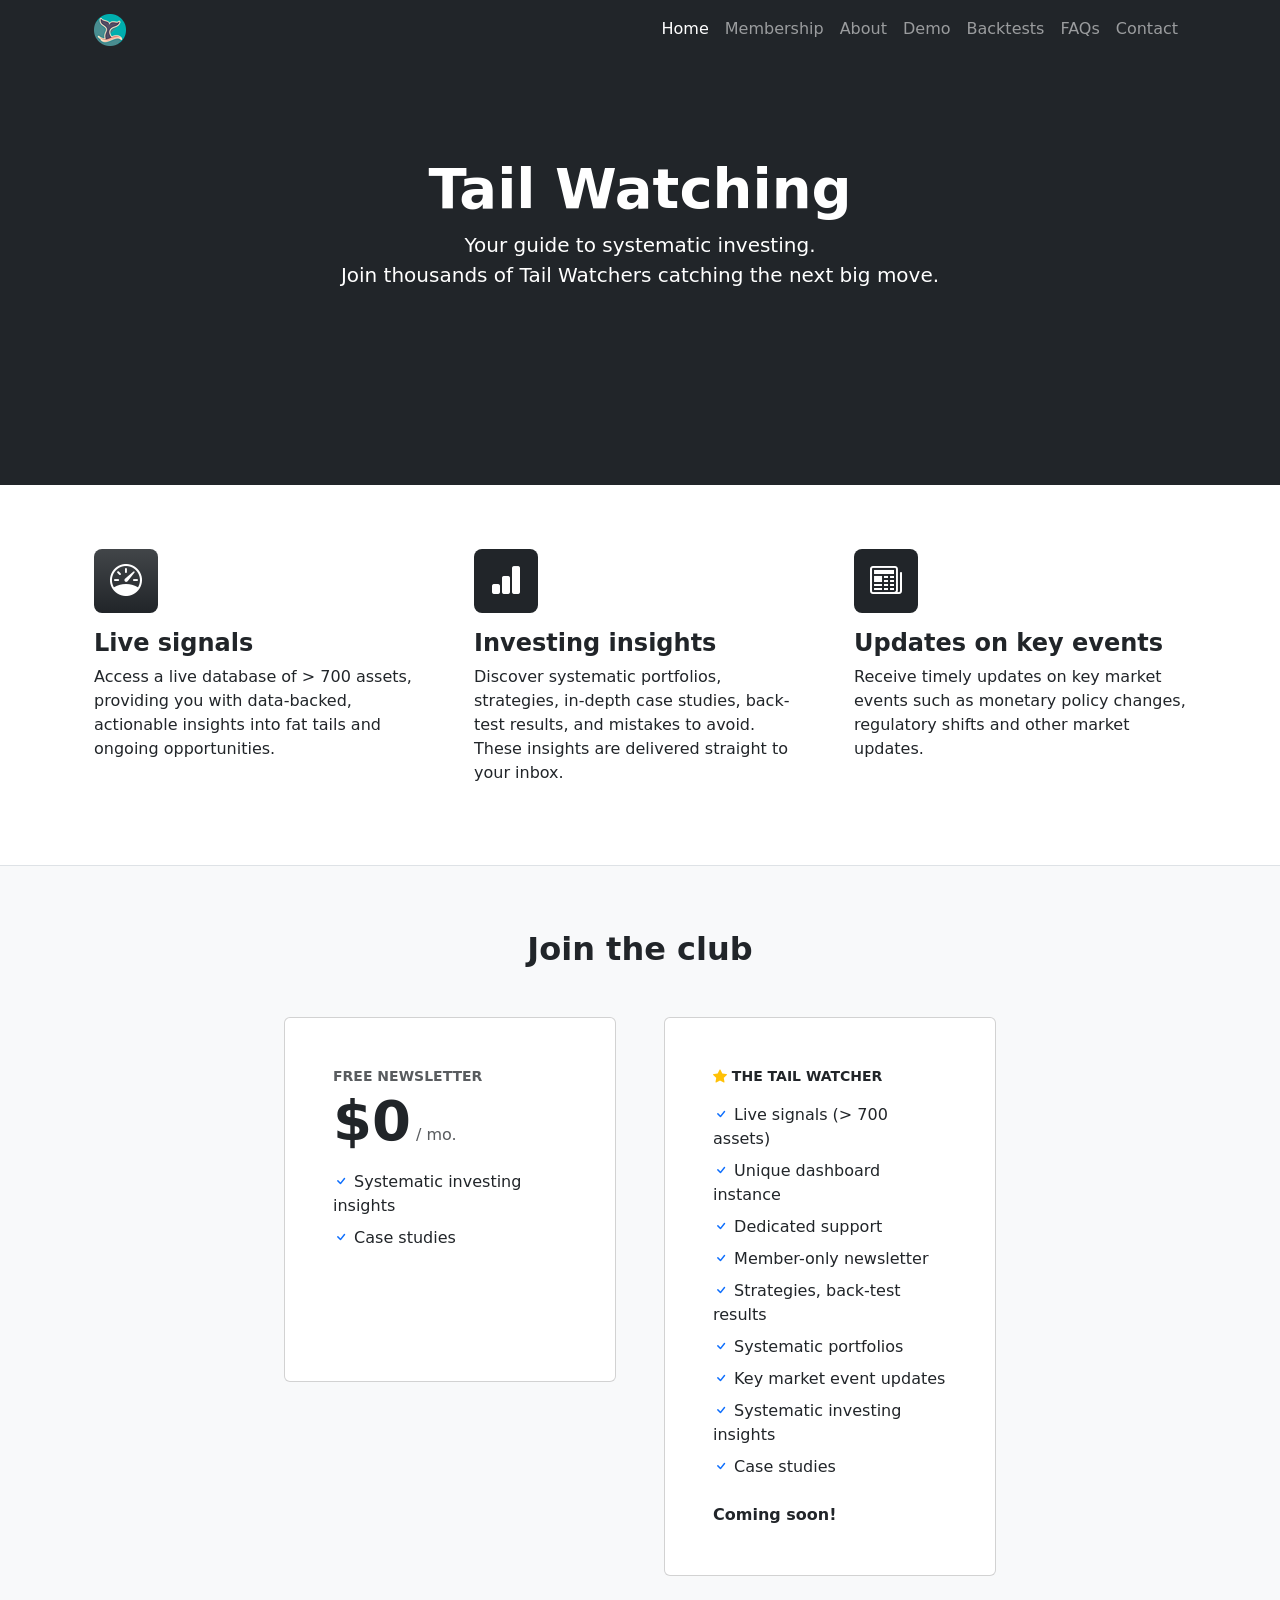
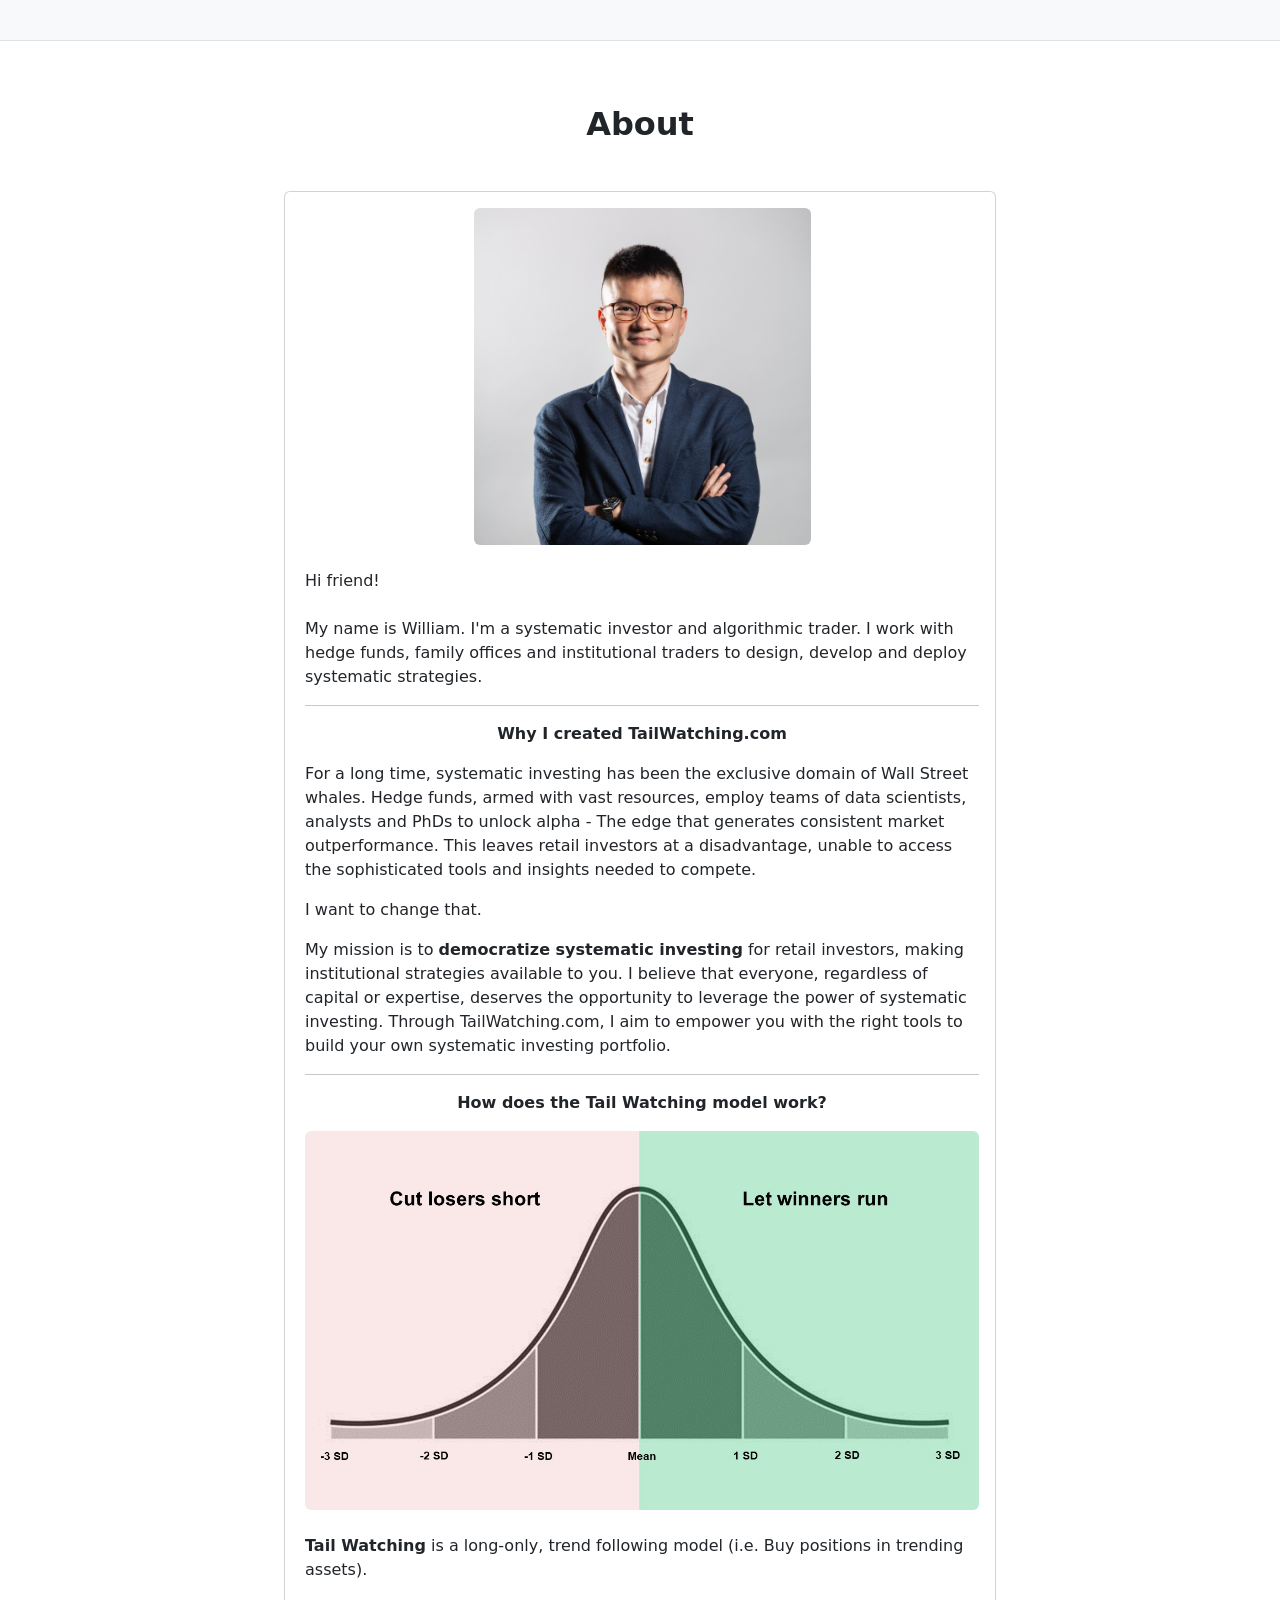
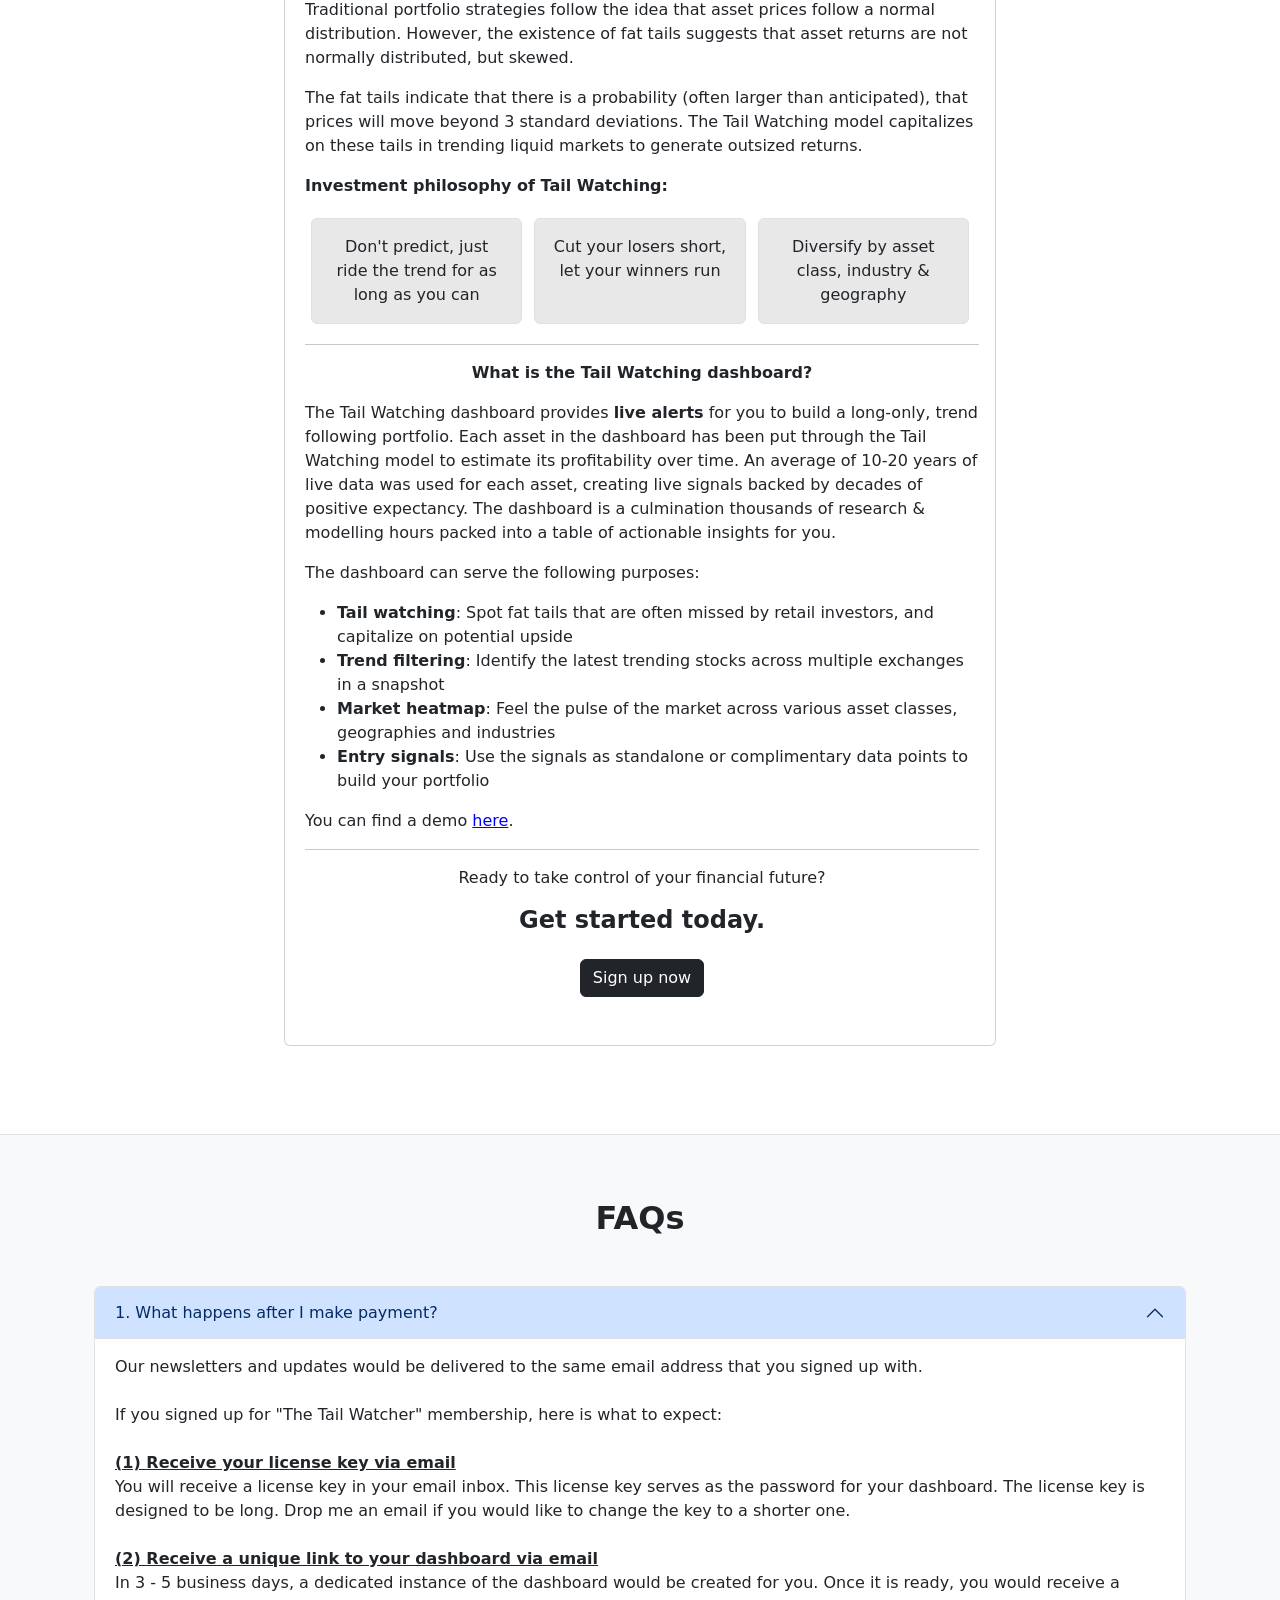
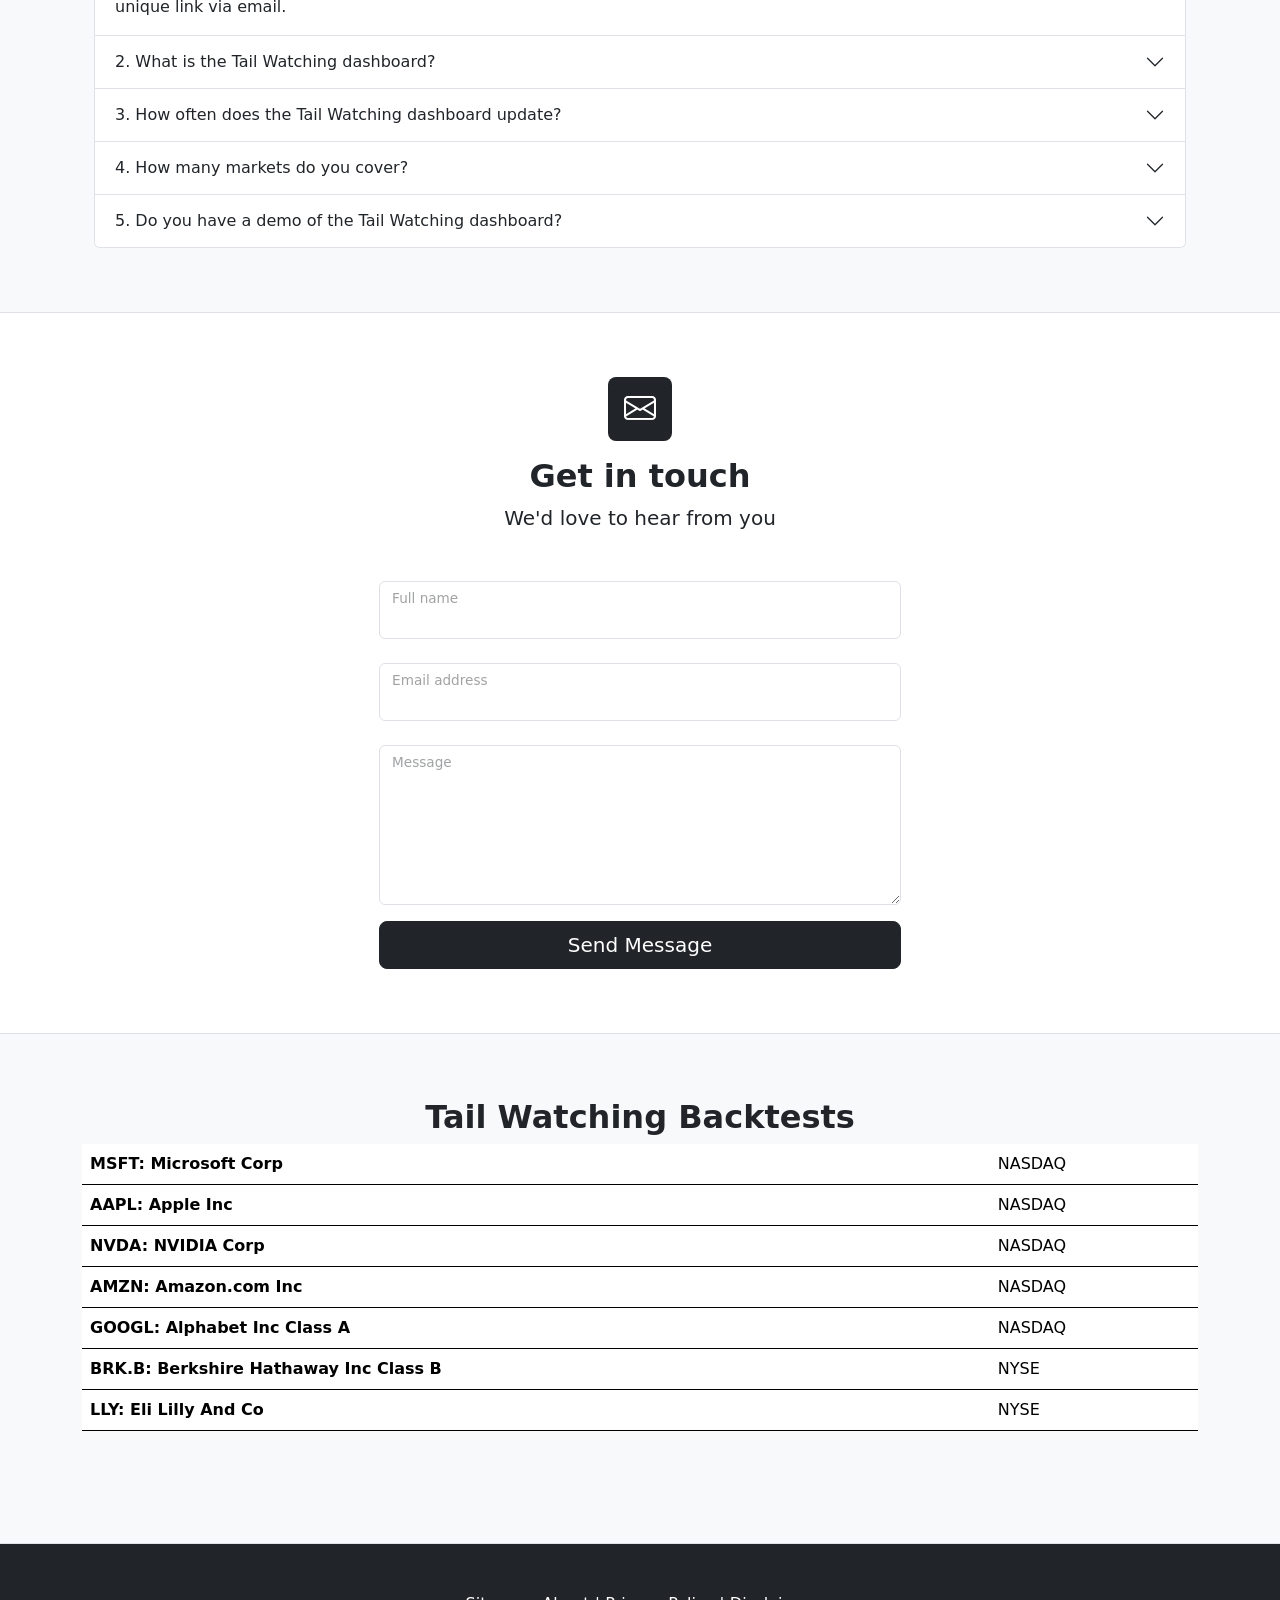
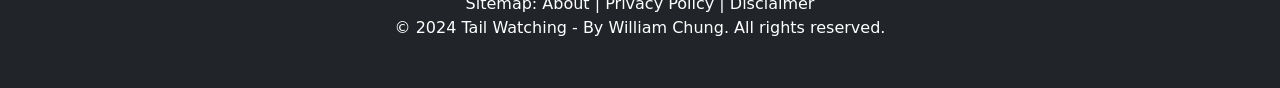
<file: index - backup.html>
<!DOCTYPE html>
<html lang="en">
    <head>
        <meta charset="utf-8" />
        <meta name="viewport" content="width=device-width, initial-scale=1, shrink-to-fit=no" />
        <meta name="description" content="" />
        <meta name="author" content="" />
        <title>Tail watching - Invest like a pro</title>
        <meta name="description" content="Your guide to systematic investing. Join thousands of Tail Watchers catching the next big move." />
        <meta property="og:site_name" content="Tail Watching" />
        <meta property="og:title" content="Tail Watching" />
        <meta property="og:type" content="website" />
        <meta property="og:description" content="Your guide to systematic investing. Join thousands of Tail Watchers catching the next big move." />
        <meta property="og:image:width" content="1280" />
        <meta property="og:image:height" content="800" />
        <meta property="og:url" content="www.tailwatching.com" />
        <link rel="canonical" href="www.tailwatching.com" />
        <!-- Favicon-->
        <link rel="icon" type="image/x-icon" href="assets/favicon.ico" />
        <!-- Bootstrap icons-->
        <link href="https://cdn.jsdelivr.net/npm/bootstrap-icons@1.4.1/font/bootstrap-icons.css" rel="stylesheet" />
        <!-- Core theme CSS (includes Bootstrap)-->
        <link href="css/styles.css" rel="stylesheet" />
        
        <script src="https://code.jquery.com/jquery-3.7.1.js"></script>
          <script src="https://cdnjs.cloudflare.com/ajax/libs/twitter-bootstrap/5.3.0/js/bootstrap.bundle.min.js"></script>
          <script src="https://cdn.datatables.net/2.0.1/js/dataTables.js"></script>
          <script src="https://cdn.datatables.net/2.0.1/js/dataTables.bootstrap5.js"></script>
          <script src="https://cdn.datatables.net/fixedcolumns/5.0.0/js/dataTables.fixedColumns.js"></script>

          <link rel="stylesheet" type="text/css" href="https://cdn.datatables.net/2.0.1/css/dataTables.bootstrap5.css">
          <link rel="stylesheet" type="text/css" href="https://cdnjs.cloudflare.com/ajax/libs/twitter-bootstrap/5.3.0/css/bootstrap.min.css">
          <link rel="stylesheet" type="text/css" href="https://cdn.datatables.net/fixedcolumns/5.0.0/css/fixedColumns.bootstrap4.css">
        <link href="https://fonts.googleapis.com/icon?family=Material+Icons" rel="stylesheet">
        
        <style>
            .table.dataTable thead tr { 
              background-color: #dce2e3 !important;
            }
            .page-item.active .page-link {
              background-color: #dce2e3 !important;
            }
            .page-link {
              color: black !important;
            }
            .table thead th {
              background-color: #dce2e3 !important;
            }
        
            thead {
             position: absolute !important;
             top: -9999px !important;
             left: -9999px !important;
            }
          </style>
        
    <!-- Google tag (gtag.js) -->
    <script async src="https://www.googletagmanager.com/gtag/js?id=G-GTDNC94TT9"></script>
    <script>
      window.dataLayer = window.dataLayer || [];
      function gtag(){dataLayer.push(arguments);}
      gtag('js', new Date());

      gtag('config', 'G-GTDNC94TT9');
    </script>

    </head>
    <body>
        <!-- Responsive navbar-->
        <nav class="navbar navbar-expand-lg navbar-dark bg-dark">
            <div class="container px-4">
                <a class="navbar-brand"><img src= "assets/favicon-32x32.png"></a> 
                <button class="navbar-toggler" type="button" data-bs-toggle="collapse" data-bs-target="#navbarSupportedContent" aria-controls="navbarSupportedContent" aria-expanded="false" aria-label="Toggle navigation"><span class="navbar-toggler-icon"></span></button>
                <div class="collapse navbar-collapse" id="navbarSupportedContent">
                    <ul class="navbar-nav ms-auto mb-2 mb-lg-0">
                        <li class="nav-item"><a class="nav-link active" aria-current="page" href="#!">Home</a></li>
                        <li class="nav-item"><a class="nav-link" href="#membership">Membership</a></li>
                        <li class="nav-item"><a class="nav-link" href="#about">About</a></li>
                        <li class="nav-item"><a class="nav-link" href="demo_dashboard.html">Demo</a></li>
                        <li class="nav-item"><a class="nav-link" href="#backtests">Backtests</a></li>
                        <li class="nav-item"><a class="nav-link" href="#faq">FAQs</a></li>
                        <li class="nav-item"><a class="nav-link" href="#contact">Contact</a></li>
                    </ul>
                </div>
            </div>
        </nav>
        <!-- Header-->
        <header class="bg-dark py-5">
            <div class="container px-4">
                <div class="row gx-5 justify-content-center">
                    <div class="col-lg-7">
                        <div class="text-center my-5">
                            <h1 class="display-4 fw-bolder text-white mb-2">Tail Watching</h1>
                            <p class="lead text-white mb-4">Your guide to systematic investing. <br>Join thousands of Tail Watchers catching the next big move.</p>
                            <div class="d-grid gap-3 d-sm-flex justify-content-sm-center text-align: center">
                                
                                <!--<a class="btn btn-light btn-lg px-4 me-sm-3" href="#membership">Sign up</a>-->
                                <p align="center"><iframe src="https://embeds.beehiiv.com/9e7a254f-d691-48e3-8845-9b666396c9f5?slim=true" data-test-id="beehiiv-embed" height="52" frameborder="0" scrolling="no" style="margin: 0; border-radius: 0px !important; background-color: transparent;"></iframe></p>
                                
                            </div>
                        </div>
                    </div>
                </div>
            </div>
        </header>
        <!-- Features section-->
        <section class="py-5 border-bottom" id="features">
            <div class="container px-4 my-3">
                <div class="row gx-5">
                    <div class="col-lg-4 mb-5 mb-lg-0">
                        <div class="feature bg-dark bg-gradient text-white rounded-3 mb-3"><i class="bi bi-speedometer"></i></div>
                        <h2 class="h4 fw-bolder">Live signals</h2>
                        <p>Access a live database of > 700 assets, providing you with data-backed, actionable insights into fat tails and ongoing opportunities.</p>
                        <!--
                        <a class="text-decoration-none" href="#!">
                            Call to action
                            <i class="bi bi-arrow-right"></i>
                        </a>-->
                        
                    </div>
                    <div class="col-lg-4 mb-5 mb-lg-0">
                        <div class="feature bg-primary bg-dark text-white rounded-3 mb-3"><i class="bi bi-bar-chart-fill"></i></div>
                        <h2 class="h4 fw-bolder">Investing insights</h2>
                        <p>Discover systematic portfolios, strategies, in-depth case studies, back-test results, and mistakes to avoid. These insights are delivered straight to your inbox.</p>
                        
                    </div>
                    <div class="col-lg-4">
                        <div class="feature bg-primary bg-dark text-white rounded-3 mb-3"><i class="bi bi-newspaper"></i></div>
                        <h2 class="h4 fw-bolder">Updates on key events</h2>
                        <p>Receive timely updates on key market events such as monetary policy changes, regulatory shifts and other market updates.</p>
                        
                    </div>
                </div>
            </div>
        </section>
        <!-- Membership section-->
        <section id="membership" class="bg-light py-5 border-bottom">
            <div class="container px-4 my-3">
                <div class="text-center mb-5">
                    <h2 class="fw-bolder">Join the club</h2>
                </div>
                
                
                <div class="row gx-5 justify-content-center">
                    
                    <!-- Free newsletter -->
                    <div class="col-lg-6 col-xl-4">
                        <div class="card mb-5 mb-xl-0">
                            <div class="card-body p-5">
                                <div class="small text-uppercase fw-bold text-muted">
                                    Free newsletter
                                </div>
                                <div class="mb-3">
                                    <span class="display-4 fw-bold">$0</span>
                                    <span class="text-muted">/ mo.</span>
                                </div>
                                <ul class="list-unstyled mb-4">
                                    
                                    <li class="mb-2">
                                        <i class="bi bi-check text-primary"></i>
                                        Systematic investing insights
                                    </li>
                                    
                                    <li class="mb-2">
                                        <i class="bi bi-check text-primary"></i>
                                        Case studies
                                    </li>

                                </ul>
                                <!--<div class="d-grid"><a class="btn btn-outline-primary" href="https://tailwatching.lemonsqueezy.com/checkout/buy/52e3648b-b605-4fd7-95da-755fc402e793">Sign up</a></div>-->
                                
                                <iframe src="https://embeds.beehiiv.com/265c561e-0608-44d4-ac2f-1393bee3b95d?slim=true" data-test-id="beehiiv-embed" height="52" frameborder="0" scrolling="no" style="margin: 0; border-radius: 0px !important; background-color: transparent;"></iframe>
                                
                                    
                                </div>
                                     
                                
                            </div>
                        </div>
                    
                    <!-- Membership card pro-->
                    <div class="col-lg-6 col-xl-4">
                        <div class="card mb-5 mb-xl-0">
                            <div class="card-body p-5 bg-lig">
                                <div class="small text-uppercase fw-bold">
                                    <i class="bi bi-star-fill text-warning"></i>
                                    The Tail Watcher
                                </div>
                                <div class="mb-3">
                                    <!--span class="display-4 fw-bold">$</span>
                                    <span class="text-muted">/ mo.</span-->
                                </div>
                                <ul class="list-unstyled mb-4">
                                    <li class="mb-2">
                                        <i class="bi bi-check text-primary"></i>
                                        Live signals (> 700 assets)
                                    </li>
                                    <li class="mb-2">
                                        <i class="bi bi-check text-primary"></i>
                                        Unique dashboard instance
                                    </li>
                                    <li class="mb-2">
                                        <i class="bi bi-check text-primary"></i>
                                        Dedicated support
                                    </li>
                                    
                                    <li class="mb-2">
                                        <i class="bi bi-check text-primary"></i>
                                        Member-only newsletter
                                    </li>
                                    
                                    <li class="mb-2">
                                        <i class="bi bi-check text-primary"></i>
                                        Strategies, back-test results
                                    </li>
                                    
                                    <li class="mb-2">
                                        <i class="bi bi-check text-primary"></i>
                                        Systematic portfolios
                                    </li>
                                    
                                    <li class="mb-2">
                                        <i class="bi bi-check text-primary"></i>
                                        Key market event updates
                                    </li>
                                    
                                    <li class="mb-2">
                                        <i class="bi bi-check text-primary"></i>
                                        Systematic investing insights
                                    </li>
                                    
                                    <li class="mb-2">
                                        <i class="bi bi-check text-primary"></i>
                                        Case studies
                                    </li>

                                </ul>
                                <!--<div class="d-grid"><a class="btn btn-dark" href="https://tailwatching.lemonsqueezy.com/checkout/buy/93f6be22-4189-488a-a086-fae85b4a951f">Sign up</a></div>-->
                                <b>Coming soon!</b>
                            </div>
                        </div>
                    </div>
                    
                </div>
            </div>
        </section>
        <!-- About section-->
        <section id="about" class="py-5 border-bottom">
            <div class="container px-4 my-3">
                <div class="text-center mb-5">
                    <h2 class="fw-bolder">About</h2>
                </div>
                    <div class="row gx-5 justify-content-center">
                        <div class="col-lg-8">
                            <!-- About 1-->
                            <div class="card mb-4">
                                <div class="card-body p-3">
                                    <div class="d-flex">
                                        <div class="ms-1">
                                            <div class="text-center">
                                            <img src="assets/profile_photo.jpeg" class="w-50 rounded" alt="Responsive image">
                                            </div>
                                            <br>
                                            <p class="mb-1">Hi friend! <br><br>My name is William. I'm a systematic investor and algorithmic trader. I work with hedge funds, family offices and institutional traders to design, develop and deploy systematic strategies.</p>
                                            
                                            <hr>
                                            
                                            <p class="text-center"><b>Why I created TailWatching.com</b></p>
                                            
                                            <p>For a long time, systematic investing has been the exclusive domain of Wall Street whales. Hedge funds, armed with vast resources, employ teams of data scientists, analysts and PhDs to unlock alpha - The edge that generates consistent market outperformance. This leaves retail investors at a disadvantage, unable to access the sophisticated tools and insights needed to compete.
                                            </p>
                                            
                                            <p>I want to change that.</p>
                                        
                                            <p>
                                            My mission is to <b>democratize systematic investing</b> for retail investors, making institutional strategies available to you. I believe that everyone, regardless of capital or expertise, deserves the opportunity to leverage the power of systematic investing. Through TailWatching.com, I aim to empower you with the right tools to build your own systematic investing portfolio.
                                            </p>

                                            <hr>
                                            
                                            <p class="text-center"><b>How does the Tail Watching model work?</b></p>
                                            
                                            <div class="text-center">
                                            <img src="assets/distribution_curve.jpg" class="w-100 rounded" alt="Responsive image">
                                            </div>
                                            <br>
                                            
                                            <p>
                                            <b>Tail Watching</b> is a long-only, trend following model (i.e. Buy positions in trending assets).
                                            </p>
                                            
                                            <p>
                                            Traditional portfolio strategies follow the idea that asset prices follow a normal distribution. However, the existence of fat tails suggests that asset returns are not normally distributed, but skewed.</p>
                                            
                                            <p>
                                            The fat tails indicate that there is a probability (often larger than anticipated), that prices will move beyond 3 standard deviations. The Tail Watching model capitalizes on these tails in trending liquid markets to generate outsized returns.
                                            </p>
                                            
                                            <p>
                                                <b>Investment philosophy of Tail Watching:</b>
                                            </p>
                                            
                                            <div class="container">
                                                
                                                <div class="row">
                                                    <div class="row gx-1">
                                                        <div class="col my-1 mx-1">
                                                            <div class="text-center p-3 border bg-dark h-100 rounded" style="--bs-bg-opacity: .1;">Don't predict, just ride the trend for as long as you can</div>
                                                          </div>
                                                        <div class="col my-1 mx-1">
                                                            <div class="text-center p-3 border bg-dark h-100 rounded" style="--bs-bg-opacity: .1;"><b></b>Cut your losers short, let your winners run</div>
                                                          </div>
                                                          <div class="col my-1 mx-1">
                                                            <div class="text-center p-3 border bg-dark h-100 rounded" style="--bs-bg-opacity: .1;">Diversify by asset class, industry & geography</div>
                                                          </div>
                                                        
                                                    </div>
                                                </div>
                                              </div>
                                            <hr>
                                           
                                            <p class="text-center"><b>What is the Tail Watching dashboard?</b></p>
                                            <p>
                                            
                                            The Tail Watching dashboard provides <b>live alerts</b> for you to build a long-only, trend following portfolio. Each asset in the dashboard has been put through the Tail Watching model to estimate its profitability over time. An average of 10-20 years of live data was used for each asset, creating live signals backed by decades of positive expectancy. The dashboard is a culmination thousands of research & modelling hours packed into a table of actionable insights for you.
                                            
                                            </p>

                                            <p>The dashboard can serve the following purposes:</p>
                                                <ul>
                                                    <li><strong>Tail watching</strong>: Spot fat tails that are often missed by retail investors, and capitalize on potential upside</li>
                                                    <li><strong>Trend filtering</strong>: Identify the latest trending stocks across multiple exchanges in a snapshot</li>
                                                    <li><strong>Market heatmap</strong>: Feel the pulse of the market across various asset classes, geographies and industries</li>
                                                    <li><strong>Entry signals</strong>: Use the signals as standalone or complimentary data points to build your portfolio</li>
                                                </ul>

                                                <p>
                                                You can find a demo <a href="demo_dashboard.html" style="color: blue">here</a>.
                                                </p>
                                            <hr>

                                            <p class="text-center">Ready to take control of your financial future?</p>
                                            <p class="text-center"><b><h4 class="text-center">Get started today.</h4></b></p>

                                            <div class ="text-center py-2"><a class="btn btn-dark" href="#membership">Sign up now</a></div>
                                            <br>
                                            
                                        </div>
                                    </div>
                                </div>
                            </div>

                    </div>
                </div>
            </div>
        </section>
        
        <!-- FAQ section-->
        <section id="faq" class="bg-light py-5 border-bottom">
            <div class="container px-4 my-3">
                <div class="text-center mb-5">
                    <h2 class="fw-bolder">FAQs</h2>
                </div>
                <div class="accordion" id="accordionExample">
                  <div class="accordion-item">
                    <h2 class="accordion-header" id="headingOne">
                      <button class="accordion-button" type="button" data-bs-toggle="collapse" data-bs-target="#collapseOne" aria-expanded="false" aria-controls="collapseOne">
                        1. What happens after I make payment?
                      </button>
                    </h2>
                    <div id="collapseOne" class="accordion-collapse collapse show" aria-labelledby="headingOne" data-bs-parent="#accordionExample">
                      <div class="accordion-body">
                        Our newsletters and updates would be delivered to the same email address that you signed up with.<br><br>
                        If you signed up for "The Tail Watcher" membership, here is what to expect:<br><br>
                          
                        <strong><u>(1) Receive your license key via email</u></strong><br>
                        You will receive a license key in your email inbox. This license key serves as the password for your dashboard. The license key is designed to be long. Drop me an email if you would like to change the key to a shorter one.<br><br>
                          
                        <strong><u>(2) Receive a unique link to your dashboard via email</u></strong><br>
                        In 3 - 5 business days, a dedicated instance of the dashboard would be created for you. Once it is ready, you would receive a unique link via email.

                      </div>
                    </div>
                  </div>
                  <div class="accordion-item">
                    <h2 class="accordion-header" id="headingTwo">
                      <button class="accordion-button collapsed" type="button" data-bs-toggle="collapse" data-bs-target="#collapseTwo" aria-expanded="false" aria-controls="collapseTwo">
                        2. What is the Tail Watching dashboard?
                      </button>
                    </h2>
                    <div id="collapseTwo" class="accordion-collapse collapse" aria-labelledby="headingTwo" data-bs-parent="#accordionExample">
                      <div class="accordion-body">
                        <p>The Tail Watching dashboard provides <b>live alerts</b> for you to build a long-only, trend following portfolio. Each asset in the dashboard has been put through the Tail Watching model to estimate its profitability over time. An average of 10-20 years of live data was used for each asset, creating live signals backed by decades of positive expectancy. The dashboard is a culmination thousands of research & modelling hours packed into a table of actionable insights for you.
                        </p>
                        
                        <p>The dashboard can serve the following purposes:</p>
                        <ul>
                            <li><strong>Tail watching</strong>: Spot fat tails that are often missed by retail investors, and capitalize on potential upside</li>
                            <li><strong>Trend filtering</strong>: Identify the latest trending stocks across multiple exchanges in a snapshot</li>
                            <li><strong>Market heatmap</strong>: Feel the pulse of the market across various asset classes, geographies and industries</li>
                            <li><strong>Entry signals</strong>: Use the signals as standalone or complimentary data points to build your portfolio</li>
                        </ul>
                        
                        <p>
                        You can find a demo <a href="demo_dashboard.html" style="color: blue">here</a>.
                        </p>
                      </div>
                    </div>
                  </div>
                  <div class="accordion-item">
                    <h2 class="accordion-header" id="headingThree">
                      <button class="accordion-button collapsed" type="button" data-bs-toggle="collapse" data-bs-target="#collapseThree" aria-expanded="false" aria-controls="collapseThree">
                        3. How often does the Tail Watching dashboard update?
                      </button>
                    </h2>
                    <div id="collapseThree" class="accordion-collapse collapse" aria-labelledby="headingThree" data-bs-parent="#accordionExample">
                      <div class="accordion-body">
                        The dashboard updates every time you visit the page. You can also manually refresh the table using the controls in the dashboard.
                      </div>
                    </div>
                  </div>
                 <div class="accordion-item">
                    <h2 class="accordion-header" id="headingFour">
                      <button class="accordion-button collapsed" type="button" data-bs-toggle="collapse" data-bs-target="#collapseFour" aria-expanded="false" aria-controls="collapseFour">
                        4. How many markets do you cover?
                      </button>
                    </h2>
                    <div id="collapseFour" class="accordion-collapse collapse" aria-labelledby="headingFour" data-bs-parent="#accordionExample">
                      <div class="accordion-body">
                        The stock exchanges included are: NYSE, NASDAQ, LON, HKSE.<br>
                      </div>
                    </div>
                  </div>
                 <div class="accordion-item">
                    <h2 class="accordion-header" id="headingFive">
                      <button class="accordion-button collapsed" type="button" data-bs-toggle="collapse" data-bs-target="#collapseFive" aria-expanded="false" aria-controls="collapseFive">
                        5. Do you have a demo of the Tail Watching dashboard?
                      </button>
                    </h2>
                    <div id="collapseFive" class="accordion-collapse collapse" aria-labelledby="headingFive" data-bs-parent="#accordionExample">
                      <div class="accordion-body">
                        A demo can be found <a href="demo_dashboard.html" target="_blank" style="color: blue">here</a>.<br>
                      </div>
                    </div>
                  </div>
                  
                </div>
            </div>
        </section>
        
        <!-- Contact section-->
        <section id="contact" class="py-5 border-bottom">
            <div class="container px-4 my-3">
                <div class="text-center mb-5">
                    <div class="feature bg-primary bg-dark text-white rounded-3 mb-3"><i class="bi bi-envelope"></i></div>
                    <h2 class="fw-bolder">Get in touch</h2>
                    <p class="lead mb-0">We'd love to hear from you</p>
                </div>
                <div class="row gx-5 justify-content-center">
                    <div class="col-lg-6">
                                
                                <form action="https://api.web3forms.com/submit" method="POST">

                                    <input type="hidden" name="access_key" value="5b300ccf-db24-41da-a133-de5d2499403d">
                                    <input type="hidden" name="subject" value="New submission from Tailwatching website">
                                    
                                    <div class="fields form-floating mb-3">
										<div class="field half fields form-floating">
											<input class="form-control" type="text" name="name" id="name" required/>
                                            <label for="name">Full name</label>
										</div><br>
										<div class="field half fields form-floating">
											<input class="form-control" type="text" name="email" id="email" required/>
                                            <label for="email">Email address</label>
										</div><br>
										<div class="field fields form-floating mb-3">
											<textarea class="form-control" name="message" id="message" rows="4" style="height: 10rem" required></textarea>
                                            <label for="message">Message</label>
										</div>
									</div>
                                    <div class="d-grid"><input type="submit" value="Send Message" class="btn btn-dark btn-lg" /></div>

                                </form>
                        
                    </div>
                </div>
            </div>
            
        </section>
        
        <!-- Backtests section-->
        <section id="backtests" class="bg-light py-5 border-bottom">
            <div class="container px-4 my-3">
                <div class="mb-5">
                    <h2 class="text-center fw-bolder">Tail Watching Backtests</h2>
                    <div class="row">
                        
                        <style>

                            .card tbody tr {
                                float: left;
                                width: 20em;
                                margin: 0.5em;
                                border-radius: 0.5em;
                                background-color: white !important;
                                box-shadow: 0.1rem 0.1rem 0.5rem rgba(0, 0, 0, 0.25);
                            }
                            .card tbody tr td {
                                display: block;
                                border: 0;
                            }
                            
                        </style>
                        <table id="backtest-search-table" class="table bg-transparent table-hover border-0 table-responsive" cellspacing="0" width="100%">
                            <thead>
                                <tr>
                                    <th>Header 1</th>
                                    <th>Header 2/th>
                                </tr>
                            </thead>
                            
                                <tr class='clickable-row' data-href='../performance/msft.html'>
                                    <td><b>MSFT: Microsoft Corp</b></td>
                                    <td>NASDAQ</td>
                                </tr>
                                <tr class='clickable-row' data-href='../performance/aapl.html'>
                                    <td><b>AAPL: Apple Inc</b></td>
                                    <td>NASDAQ</td>
                                </tr>
                                <tr>
                                    <td><b>NVDA: NVIDIA Corp</b></td>
                                    <td>NASDAQ</td>
                                </tr>
                                <tr>
                                    <td><b>AMZN: Amazon.com Inc</b></td>
                                    <td>NASDAQ</td>
                                </tr>
                                <tr>
                                    <td><b>GOOGL: Alphabet Inc Class A</b></td>
                                    <td>NASDAQ</td>
                                </tr>
                                <tr>
                                    <td><b>BRK.B: Berkshire Hathaway Inc Class B</b></td>
                                    <td>NYSE</td>
                                </tr>
                                <tr>
                                    <td><b>LLY: Eli Lilly And Co</b></td>
                                    <td>NYSE</td>
                                </tr>
                            
                        </table>
                        
                        <script>
                            $(document).ready(function () {
                                //Only needed for the filename of export files.
                                //Normally set in the title tag of your page.
                               
                                // DataTable initialisation
                                $("#backtest-search-table").DataTable({
                                    dom: '<"dt-buttons"Bf><"clear">lirtp',
                                    paging: true,
                                    autoWidth: true,
                                    lengthChange: false,
                                    info: false,
                                    buttons: [
                                        "colvis",
                                        "copyHtml5",
                                        "csvHtml5",
                                        "excelHtml5",
                                        "pdfHtml5",
                                        "print"
                                    ],
                                    initComplete: function (settings, json) {
                                        $("#backtest-search-table").toggleClass("card");
                                        $("#cv").on("click", function () {
                                            if ($("#backtest-search-table").hasClass("card")) {
                                                $(".colHeader").remove();
                                            } 
                                        });
                                    }
                                });

                                $(".clickable-row").click(function() {
                                    window.location = $(this).data("href");
                                });

                            });
                        
                        </script>
                    </div>
                </div>

            </div>
        </section>
        
        <!-- Footer-->
        <footer class="py-5 bg-dark">
            <div class="container px-4">
                <p class="m-0 text-center text-white">
                    Sitemap:
                    <a href="#about" style="color: #FFFFFF; text-decoration:none">About</a> |    
                    <a href="" data-bs-toggle="modal" data-bs-target="#pp_modal" style="color: #FFFFFF; text-decoration:none">Privacy Policy</a> |
                    <a href="" data-bs-toggle="modal" data-bs-target="#disclaimer_modal" style="color: #FFFFFF; text-decoration:none">Disclaimer</a> 
                    
                </p>
                    <!-------------------------------- Disclaimer modal ---------------------------->
                    <div class="container-fluid">
                        <div class="modal fade" id="disclaimer_modal" tabindex="-1" role="dialog" aria-labelledby="disclaimer_modal" aria-hidden="true">
                          <div class="modal-dialog" role="document">
                            <div class="modal-content">
                              <div class="modal-header">
                                <h5 class="modal-title" id="disclaimer_modal">Disclaimer</h5>
                                <button type="button" class="close" data-bs-dismiss="modal" aria-label="Close">
                                  <span aria-hidden="true">&times;</span>
                                </button>
                              </div>
                              <div class="modal-body">
                                <p>
                                    This is neither a recommendation to purchase or sell any of the shares, securities or other instruments mentioned in this document or referred to; nor can this document be treated as professional advice to buy, sell or take a position in any shares, securities or other instruments. The information contained herein is based on the study and research of William Chung (“the Authors”); and are merely the written opinions and ideas of the Authors, and is as such strictly for educational purposes and/or for study or research only.
                                </p>
                                <p>
                                    This information should not and cannot be construed as or relied on and (for all intents and purposes) does not constitute financial, investment or any other form of advice. Any investment involves the taking of substantial risks, including (but not limited to) complete loss of capital. Every investor has different strategies, risk tolerances and time frames. You are advised to perform your own independent checks, research or study; and you should contact a licensed professional before making any investment decisions.  
                                </p>
                                <p>
                                    The Authors make it unequivocally clear that there are no warranties, express or implied, as to the accuracy, completeness, or results obtained from any statement, information and/or data set forth herein. The Authors, its related and affiliate companies and/or their directors, executives and employees shall in no event be held liable to any party for any direct, indirect, punitive, special, incidental, or consequential damages arising directly or indirectly from the use of any of this material.  
                                </p>
                              </div>
                            </div>
                          </div>
                        </div>
                    </div>
                
                <!-------------------------------- Privacy Policy modal ---------------------------->
                    <div class="container-fluid">
                        <div class="modal fade model-lg" id="pp_modal" tabindex="-1" role="dialog" aria-labelledby="pp_modal" aria-hidden="true">
                          <div class="modal-dialog" role="document">
                            <div class="modal-content">
                              <div class="modal-header">
                                <h5 class="modal-title" id="pp_modal">Disclaimer</h5>
                                <button type="button" class="close" data-bs-dismiss="modal" aria-label="Close">
                                  <span aria-hidden="true">&times;</span>
                                </button>
                              </div>
                              <div class="modal-body">
                                <p>
                                    TailWatching.com is serious about protecting your online privacy. This Privacy Statement explains our views and practices concerning privacy, and how they may pertain to you as a user of our website.
                                </p>
                                <p>
                                    “You” or “Your” means you as a participant in or as a user of the TailWatching.com website. “We” or “Our” or “Us” means TailWatching.com. “Our site” means TailWatching.com
                                </p>
                                <p>
                                    All information transmitted, printed or otherwise submitted to TailWatching.com via this website shall be deemed to be the property of TailWatching.com and TailWatching.com shall be free to use such information for any lawful purpose as detailed herein.
                                </p>
                                <p>
                                    This site contains links to other sites and we are not responsible for the privacy practices or the content of such sites.
                                </p>
                                <p>
                                    We reserve the right to release such information to law enforcement or other governmental officials as we, in our sole and absolute discretion, deem necessary to comply with the law.
                                </p>
                                <p>
                                  <b>Section 1: Collected Information</b><br>
                                </p>
                                    We automatically collect and/or track the following:<br><br>
                                    <ul>
                                    1. Information knowingly provided by you through on-line forms, registration forms, surveys, and/or other entries, such as email addresses, personal, financial or demographic information;
                                    <br>
                                    2. Information, user specific or aggregate, on what pages our visitors access; and
                                    <br>
                                    3. E-mail addresses of visitors that communicate with TailWatching.com via e-mail.
                                    </ul>
                                
                                  <p>
                                      <b>Section 2: Use of Data Collected</b><br>
                                  </p>
                                    
                                  <p>We use your personal, demographic and profile data to enhance your experience at our site and to enable us to present content we think you might be interested in. We use your contact information to send you information about our company and promotional material from our partners. We may also use your personal, demographic and profile data to improve our site, for statistical analysis, for marketing and promotional purposes, and for editorial or feedback purposes for our advertisers. Information collected by us may be added to our databases and used for future telemarketing, SMS text-messaging, e-mails or postal mailings regarding site updates, new products and services, upcoming events, and/or status of orders placed online. By using this site, you agree that you may be contacted in any manner contemplated in this section even if your number is found on a do not call registry, in-house list or similar registry.
                                  </p>
                                  
                                  <p>
                                      <b>Section 3: Disclosure of Data to Third Parties</b><br>
                                  </p>
                                  <p>If you choose to provide personal information, it will be used for the following purposes:</p>
                                  
                                    <ul>
                                        1. Considering you for a TailWatching.com product;
                                        <br>
                                        2. As required by law; and
                                        <br>
                                        3. For marketing products and services which we determine, in our sole judgment, that you might find of interest. We reserve the right to share, rent, sell, or otherwise disclose data we collect to third parties. Any third party we share, rent, sell, or otherwise disclose data to will be prescreened by us, determined by us to be reputable, and will use the personal data for marketing products and services which we determine, in our sole judgment, that you might find of interest.
                                    </ul>
                                  <p>
                                    <b>Section 4: Your Opt-Out Rights</b><br>
                                  </p>
                                
                                  <p> 
                                      You may opt-out of receiving communications from us and/or our partners by not submitting your information. We also allow you to remove your information from our marketing lists. If you remove your information from our marketing lists it will no longer be used by us to send promotional correspondence to you. You can remove your information from our marketing lists by clicking on the “Unsubscribe” link at the bottom of every email we send you, or by sending your request, in writing, via email to: infoATtailwatchingDOTcom (Please replace “AT” with @ and “DOT” with .)
                                  </p>
                                  <p><b>Section 5: We Do Not Intend to Collect Data from Children</b></p>
                                  <p>
                                    The information and services provided to us or our affiliates, sponsors, and advertisers are not intended to be viewed by children (under 18 years old). No information collected from children is knowingly used for any marketing or promotional purposes whatsoever, either inside or outside TailWatching.com. No part of TailWatching.com’s web site is structured to attract anyone under the age of 18.
                                  </p>
                                  <p><b>Section 6: Our Right to Contact You</b></p>
                                  <p>
                                    We reserve the right to contact you regarding your account status and changes to subscriber agreements, privacy policy, or any other policies or agreements relevant to you.
                                  </p>
                                  <p><b>Section 7: Our Right to Change</b></p>
                                  <p>
                                    We reserve the right to change this policy at any time by notifying you of the existence and location of the new or revised privacy policy or by posting the changes online at our site.
                                  </p>
                                  <p><b>Section 8: Our Contact Information</b></p>
                                  <p>
                                    If you have any questions about this privacy statement, the practices of this site, or your dealings with this website, you can contact us via email sent to: infoATtailwatchingDOTcom (Please replace “AT” with @ and “DOT” with .)
                                  </p>
                                  <p><b>Section 9: Anti Spam Policy. Can-Spam Act Compliance</b></p>
                                  <p>
                                    TailWatching.com is dedicated to ensuring compliance with the ‘Can-Spam Act’, which took effect January 1, 2004. You may receive email from TailWatching.com in the following circumstances:
                                  </p>
                                  <ul>
                                        1. Acknowledging your application has been received and requesting additional action
                                        <br>
                                        2. Requests for additional information to support your current application
                                        <br>
                                        3. Response to your inquiries regarding the status of your transactional requests
                                        <br>
                                        4. Thanking you for your valued business
                                        <br>
                                        5. Advertisements for our products, services, changes in services, new product availability
                                        <br>
                                        6. Advertisements for third party products and services where we have determined that such product or service may be of interest to our customers
                                    </ul>
                                  <p>To ensure compliance with the Can-Spam Act, TailWatching.com has implemented the following guidelines for email delivery:</p>
                                  <ul>
                                        1. All emails sent to you by TailWatching.com will clearly identify TailWatching.com as the sender. FROM / SENDER: someone@TailWatching.com (NOTE: The actual sender will alter from department to department, but all from addresses will end with @TailWatching.com).
                                        <br>
                                        2. The Subject Line of any email you receive will always accurately describe the subject matter of the email.
                                        <br>
                                        3. Any email from TailWatching.com will include the ability to unsubscribe from future email messages.
                                        <br>
                                        4. Unsubscribing will ensure the customer is removed from ALL lists at TailWatching.com; this excludes customer service emails regarding the processing and status of a current product.
                                        <br>
                                        5. All emails sent to you directly by TailWatching.com include valid postal address information in the footer.
                                        <br>
                                        6. All third party marketing partners are required to comply with the Can-Spam Act.
                                        <br>
                                        7. Emails sent to you directly by TailWatching.com will include an email address and physical address where you can send suggestions, complaints or other correspondence.
                                    </ul>
                                    <p><b>Section 10: Information for ISPs</b></p>
                                    <p>Website: TailWatching.com<br>Email Address: infoATtailwatchingDOTcom<br>(Please replace “AT” with @ and “DOT” with .)</p>
                                    <p>TailWatching.com understands consumers’ concerns over the use of their personal information. We hope this information will relieve any concerns your company may have regarding our email policies. TailWatching.com and its affiliated sites use only an “opt-in or opt out” method of obtaining customer information, and it is not our policy or desire to send unsolicited email. We obtain email addresses and personal information from third parties that follow the same set of policies. TailWatching.com email messages sent always include information about the origin of the emails and instructions on how recipients can unsubscribe from receiving future email messages.
                                    </p>
                                  <p>From time to time, TailWatching.com will enter into an arrangement with a third party website to allow individuals to opt into our marketing program on those third party websites. In each case the third party websites have represented and warranted to us, among other things,</p>
                                  <ul>
                                        1. That the data was collected voluntarily from individuals on website registrations and co-registrations,
                                        <br>
                                        2. That the sellers have a right, under any applicable privacy statements, to transfer the data to us, and
                                        <br>
                                        3. That TailWatching.com has the right to send marketing offers to the individuals.
                                </ul>
                                  <p>We hope this information satisfies any questions or concerns you may have regarding the email practices of TailWatching.com. If you have additional questions or wish to discuss this matter further, please contact us at: infoATtailwatchingDOTcom (Please replace “AT” with @ and “DOT” with .)</p>
                              </div>
                            </div>
                          </div>
                        </div>
                    </div>
               
               
            </div>
            <div class="container px-4"><p class="m-0 text-center text-white">&copy; 2024 Tail Watching - By William Chung. All rights reserved.</p></div>
        </footer>
            
        <!-- Bootstrap core JS-->
        <!--script src="https://cdn.jsdelivr.net/npm/bootstrap@5.2.3/dist/js/bootstrap.bundle.min.js"></script-->
        <!-- Core theme JS-->
        <script src="js/scripts.js"></script>
    </body>
</html>
</file>
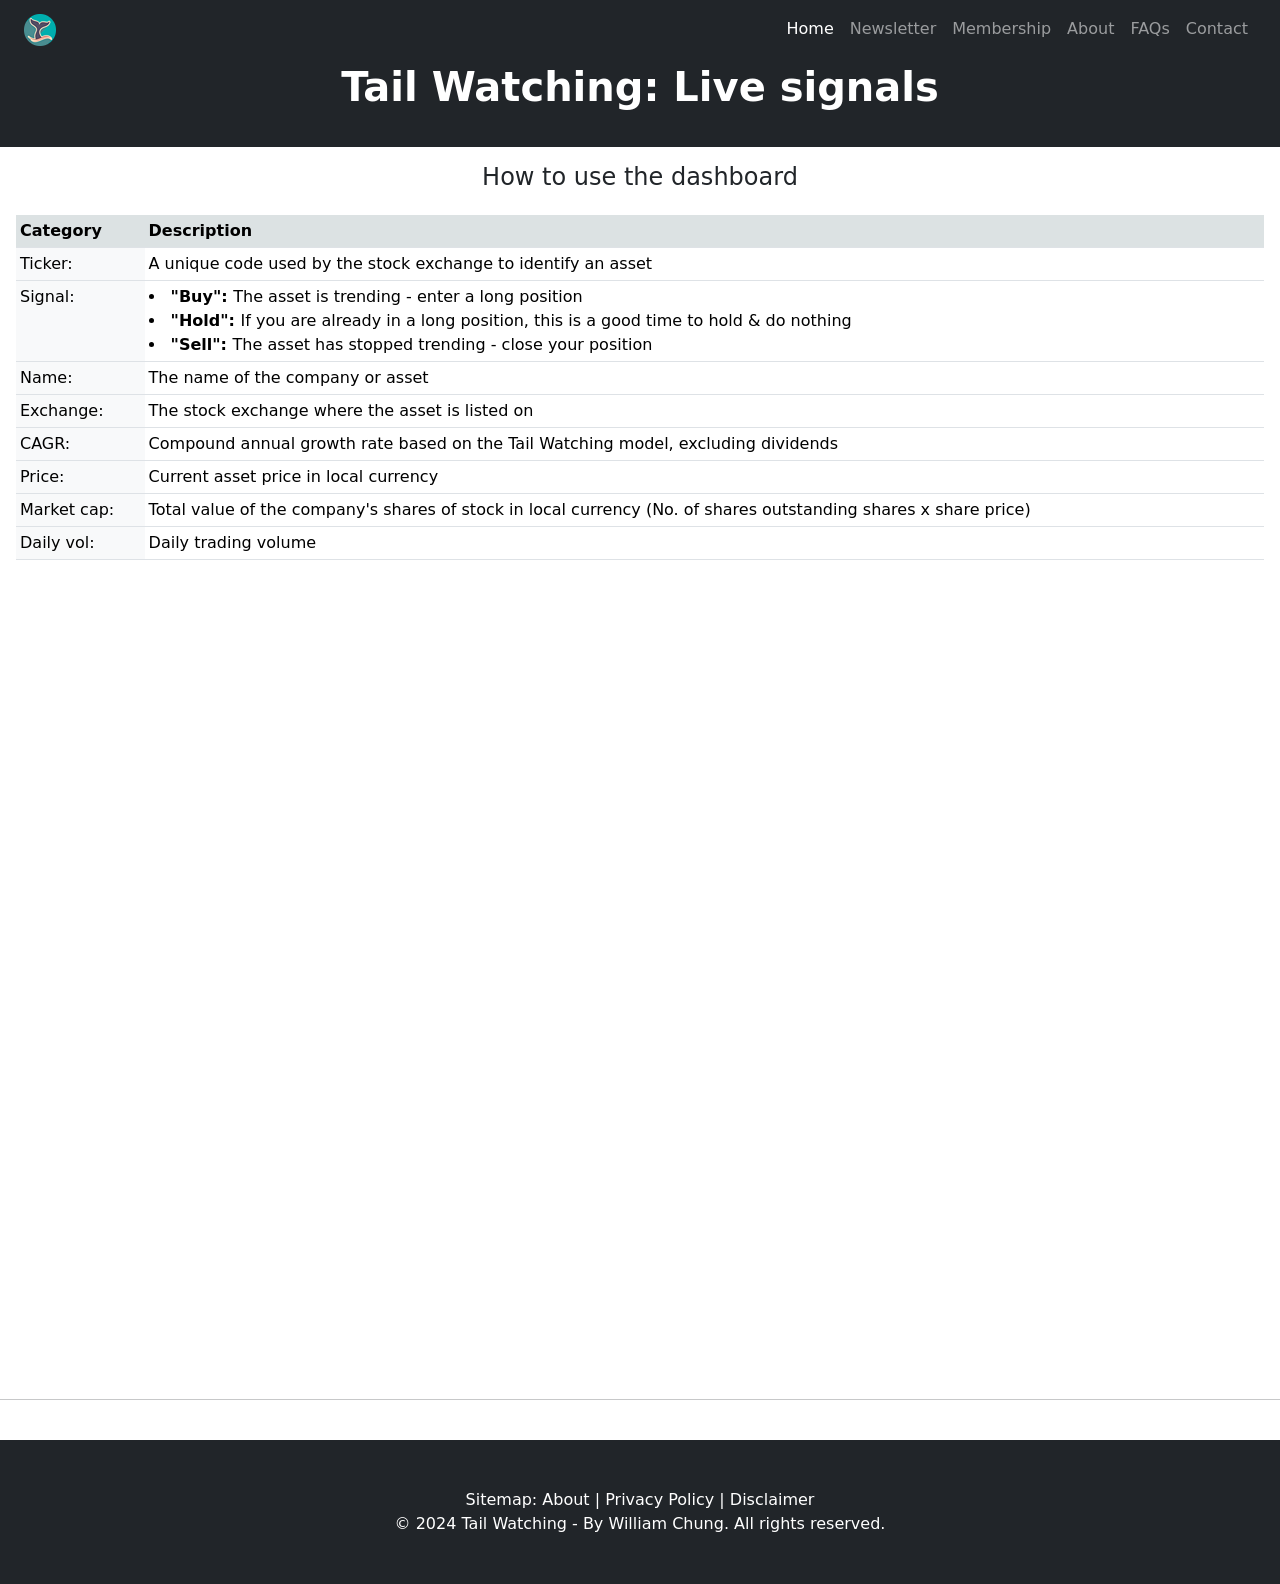
<file: live-signals.html>
<!DOCTYPE html>
<html lang="en">
    <head>
        <meta charset="utf-8" />
        <meta name="viewport" content="width=device-width, initial-scale=1, shrink-to-fit=no" />
        <meta name="description" content="" />
        <meta name="author" content="" />
        <title>Tail watching - Live signals</title>
        <meta name="description" content="Tail watching - Live signals" />
        <meta property="og:site_name" content="Tail Watching" />
        <meta property="og:title" content="Tail Watching" />
        <meta property="og:type" content="website" />
        <meta property="og:description" content="Tail watching - Live signals" />
        <meta property="og:image:width" content="1280" />
        <meta property="og:image:height" content="800" />
        <meta property="og:url" content="www.tailwatching.com" />
        <link rel="canonical" href="www.tailwatching.com" />
        <!-- Favicon-->
        <link rel="icon" type="image/x-icon" href="assets/favicon.ico" />
        <!-- Bootstrap icons-->
        <link href="https://cdn.jsdelivr.net/npm/bootstrap-icons@1.4.1/font/bootstrap-icons.css" rel="stylesheet" />
        <!-- Core theme CSS (includes Bootstrap)-->
        <link href="css/styles.css" rel="stylesheet" />
        
        <script src="https://code.jquery.com/jquery-3.7.1.js"></script>
          <script src="https://cdnjs.cloudflare.com/ajax/libs/twitter-bootstrap/5.3.0/js/bootstrap.bundle.min.js"></script>
          <script src="https://cdn.datatables.net/2.0.1/js/dataTables.js"></script>
          <script src="https://cdn.datatables.net/2.0.1/js/dataTables.bootstrap5.js"></script>
          <script src="https://cdn.datatables.net/fixedcolumns/5.0.0/js/dataTables.fixedColumns.js"></script>

          <link rel="stylesheet" type="text/css" href="https://cdn.datatables.net/2.0.1/css/dataTables.bootstrap5.css">
          <link rel="stylesheet" type="text/css" href="https://cdnjs.cloudflare.com/ajax/libs/twitter-bootstrap/5.3.0/css/bootstrap.min.css">
          <link rel="stylesheet" type="text/css" href="https://cdn.datatables.net/fixedcolumns/5.0.0/css/fixedColumns.bootstrap4.css">
        <link href="https://fonts.googleapis.com/icon?family=Material+Icons" rel="stylesheet">
        
        <style>
            .table.dataTable thead tr { 
              background-color: #dce2e3 !important;
            }
            .page-item.active .page-link {
              background-color: #dce2e3 !important;
            }
            .page-link {
              color: black !important;
            }
            .table thead th {
              background-color: #dce2e3 !important;
            }
            
            .container{
                max-width: 1320px; !important
            }
            
          </style>
    
    <!-- Google tag (gtag.js) -->
    <script async src="https://www.googletagmanager.com/gtag/js?id=G-GTDNC94TT9"></script>
    <script>
      window.dataLayer = window.dataLayer || [];
      function gtag(){dataLayer.push(arguments);}
      gtag('js', new Date());

      gtag('config', 'G-GTDNC94TT9');
    </script>
        
    </head>
    <body>
        <!-- Responsive navbar-->
        <nav class="navbar navbar-expand-lg navbar-dark bg-dark">
            <div class="container px-4">
                <a class="navbar-brand" href="../index.html"><img src= "../assets/favicon-32x32.png"></a> 
                <button class="navbar-toggler" type="button" data-bs-toggle="collapse" data-bs-target="#navbarSupportedContent" aria-controls="navbarSupportedContent" aria-expanded="false" aria-label="Toggle navigation"><span class="navbar-toggler-icon"></span></button>
                <div class="collapse navbar-collapse" id="navbarSupportedContent">
                    <ul class="navbar-nav ms-auto mb-2 mb-lg-0">
                        <li class="nav-item"><a class="nav-link active" aria-current="page" href="../index.html">Home</a></li>
                        <li class="nav-item"><a class="nav-link" href="https://www.newsletter.tailwatching.com/">Newsletter</a></li>
                        <li class="nav-item"><a class="nav-link" href="../index.html#membership">Membership</a></li>
                        <li class="nav-item"><a class="nav-link" href="../index.html#about">About</a></li>
                        <!--li class="nav-item"><a class="nav-link" href="../index.htmldemo_dashboard.html">Demo</a></li-->
                        <!--li class="nav-item"><a class="nav-link" href="../index.html#backtests">Backtests</a></li-->
                        <li class="nav-item"><a class="nav-link" href="../index.html#faq">FAQs</a></li>
                        <li class="nav-item"><a class="nav-link" href="../index.html#contact">Contact</a></li>
                    </ul>
                </div>
            </div>
        </nav>
        <!-- Demo dashboard section-->
        <!-- Header-->
        <header class="bg-dark">
            <div class="container px-4">
                <div class="row gx-4 justify-content-center">
                    <div class="col-lg-7">
                        <div class="text-center my-1">
                            <h1 class="display-6 fw-bolder text-white mb-2">Tail Watching: Live signals</h1>
                            <br>
                            </div>
                        </div>
                    </div>
            </div>
        </header>
            
            <div class="container container-md">
                    <div class="row py-3">
                        <h4 class="text-center">How to use the dashboard</h4>
                    </div>
                    <!------------ Instructions on legend ------------->
                    <div class="row px-3">
                        <table id="instructions-table" class="table table-hover display nowrap table-sm table-responsive">
                            <thead>
                                <th>Category</th>
                                <th>Description</th>
                            </thead>
                            <tr>
                                <td class="bg-light">Ticker:</td>
                                <td>A unique code used by the stock exchange to identify an asset</td>
                            </tr>
                            <tr>
                                <td class="bg-light">Signal:</td>
                                <td>
                                    <li><b>"Buy": </b>The asset is trending - enter a long position</li>
                                    <li><b>"Hold": </b>If you are already in a long position, this is a good time to hold & do nothing</li>
                                    <li><b>"Sell": </b>The asset has stopped trending - close your position</li>
                              
                                </td>
                            </tr>
                            <tr>
                                <td class="bg-light">Name:</td>
                                <td>The name of the company or asset</td>
                            </tr>
                            <tr>
                                <td class="bg-light">Exchange:</td>
                                <td>The stock exchange where the asset is listed on</td>
                            </tr>
                            <tr>
                                <td class="bg-light">CAGR:</td>
                                <td>Compound annual growth rate based on the Tail Watching model, excluding dividends</td>
                            </tr>
                            <tr>
                                <td class="bg-light">Price:</td>
                                <td>Current asset price in local currency</td>
                            </tr>
                            <tr>
                                <td class="bg-light">Market cap:</td>
                                <td>Total value of the company's shares of stock in local currency (No. of shares outstanding shares x share price)</td>
                            </tr>
                            <tr>
                                <td class="bg-light">Daily vol:</td>
                                <td>Daily trading volume</td>
                            </tr>
                            
                        </table>
                        
                        
                        
                    </div>
                
                <iframe width="100%" height="800px" class="responsive-iframe"
                                src="https://script.google.com/macros/s/AKfycbyoEb2hgAFnn4upQ8KqLgK2iDDyDZLNg5qnw1bhvFoMvLduHFCm1DM1fFezsUm_ktUz/exec"></iframe>
                    
                    <!--------------------- End of instructions table ----------------->
                </div>
            <hr>
   
            <br>
        
     <!-- Footer-->
        <footer class="py-5 bg-dark">
            <div class="container px-4">
                <p class="m-0 text-center text-white">
                    Sitemap:
                    <a href="../#about" style="color: #FFFFFF; text-decoration:none">About</a> |    
                    <a href="" data-bs-toggle="modal" data-bs-target="#pp_modal" style="color: #FFFFFF; text-decoration:none">Privacy Policy</a> |
                    <a href="" data-bs-toggle="modal" data-bs-target="#disclaimer_modal" style="color: #FFFFFF; text-decoration:none">Disclaimer</a> 
                    
                </p>
                    <!-------------------------------- Disclaimer modal ---------------------------->
                    <div class="container-fluid">
                        <div class="modal fade" id="disclaimer_modal" tabindex="-1" role="dialog" aria-labelledby="disclaimer_modal" aria-hidden="true">
                          <div class="modal-dialog" role="document">
                            <div class="modal-content">
                              <div class="modal-header">
                                <h5 class="modal-title" id="disclaimer_modal">Disclaimer</h5>
                                <button type="button" class="close" data-bs-dismiss="modal" aria-label="Close">
                                  <span aria-hidden="true">&times;</span>
                                </button>
                              </div>
                              <div class="modal-body">
                                <p>
                                    This is neither a recommendation to purchase or sell any of the shares, securities or other instruments mentioned in this document or referred to; nor can this document be treated as professional advice to buy, sell or take a position in any shares, securities or other instruments. The information contained herein is based on the study and research of William Chung (“the Authors”); and are merely the written opinions and ideas of the Authors, and is as such strictly for educational purposes and/or for study or research only.
                                </p>
                                <p>
                                    This information should not and cannot be construed as or relied on and (for all intents and purposes) does not constitute financial, investment or any other form of advice. Any investment involves the taking of substantial risks, including (but not limited to) complete loss of capital. Every investor has different strategies, risk tolerances and time frames. You are advised to perform your own independent checks, research or study; and you should contact a licensed professional before making any investment decisions.  
                                </p>
                                <p>
                                    The Authors make it unequivocally clear that there are no warranties, express or implied, as to the accuracy, completeness, or results obtained from any statement, information and/or data set forth herein. The Authors, its related and affiliate companies and/or their directors, executives and employees shall in no event be held liable to any party for any direct, indirect, punitive, special, incidental, or consequential damages arising directly or indirectly from the use of any of this material.  
                                </p>
                              </div>
                            </div>
                          </div>
                        </div>
                    </div>
                
                <!-------------------------------- Privacy Policy modal ---------------------------->
                    <div class="container-fluid">
                        <div class="modal fade model-lg" id="pp_modal" tabindex="-1" role="dialog" aria-labelledby="pp_modal" aria-hidden="true">
                          <div class="modal-dialog" role="document">
                            <div class="modal-content">
                              <div class="modal-header">
                                <h5 class="modal-title" id="pp_modal">Disclaimer</h5>
                                <button type="button" class="close" data-bs-dismiss="modal" aria-label="Close">
                                  <span aria-hidden="true">&times;</span>
                                </button>
                              </div>
                              <div class="modal-body">
                                <p>
                                    TailWatching.com is serious about protecting your online privacy. This Privacy Statement explains our views and practices concerning privacy, and how they may pertain to you as a user of our website.
                                </p>
                                <p>
                                    “You” or “Your” means you as a participant in or as a user of the TailWatching.com website. “We” or “Our” or “Us” means TailWatching.com. “Our site” means TailWatching.com
                                </p>
                                <p>
                                    All information transmitted, printed or otherwise submitted to TailWatching.com via this website shall be deemed to be the property of TailWatching.com and TailWatching.com shall be free to use such information for any lawful purpose as detailed herein.
                                </p>
                                <p>
                                    This site contains links to other sites and we are not responsible for the privacy practices or the content of such sites.
                                </p>
                                <p>
                                    We reserve the right to release such information to law enforcement or other governmental officials as we, in our sole and absolute discretion, deem necessary to comply with the law.
                                </p>
                                <p>
                                  <b>Section 1: Collected Information</b><br>
                                </p>
                                    We automatically collect and/or track the following:<br><br>
                                    <ul>
                                    1. Information knowingly provided by you through on-line forms, registration forms, surveys, and/or other entries, such as email addresses, personal, financial or demographic information;
                                    <br>
                                    2. Information, user specific or aggregate, on what pages our visitors access; and
                                    <br>
                                    3. E-mail addresses of visitors that communicate with TailWatching.com via e-mail.
                                    </ul>
                                
                                  <p>
                                      <b>Section 2: Use of Data Collected</b><br>
                                  </p>
                                    
                                  <p>We use your personal, demographic and profile data to enhance your experience at our site and to enable us to present content we think you might be interested in. We use your contact information to send you information about our company and promotional material from our partners. We may also use your personal, demographic and profile data to improve our site, for statistical analysis, for marketing and promotional purposes, and for editorial or feedback purposes for our advertisers. Information collected by us may be added to our databases and used for future telemarketing, SMS text-messaging, e-mails or postal mailings regarding site updates, new products and services, upcoming events, and/or status of orders placed online. By using this site, you agree that you may be contacted in any manner contemplated in this section even if your number is found on a do not call registry, in-house list or similar registry.
                                  </p>
                                  
                                  <p>
                                      <b>Section 3: Disclosure of Data to Third Parties</b><br>
                                  </p>
                                  <p>If you choose to provide personal information, it will be used for the following purposes:</p>
                                  
                                    <ul>
                                        1. Considering you for a TailWatching.com product;
                                        <br>
                                        2. As required by law; and
                                        <br>
                                        3. For marketing products and services which we determine, in our sole judgment, that you might find of interest. We reserve the right to share, rent, sell, or otherwise disclose data we collect to third parties. Any third party we share, rent, sell, or otherwise disclose data to will be prescreened by us, determined by us to be reputable, and will use the personal data for marketing products and services which we determine, in our sole judgment, that you might find of interest.
                                    </ul>
                                  <p>
                                    <b>Section 4: Your Opt-Out Rights</b><br>
                                  </p>
                                
                                  <p> 
                                      You may opt-out of receiving communications from us and/or our partners by not submitting your information. We also allow you to remove your information from our marketing lists. If you remove your information from our marketing lists it will no longer be used by us to send promotional correspondence to you. You can remove your information from our marketing lists by clicking on the “Unsubscribe” link at the bottom of every email we send you, or by sending your request, in writing, via email to: infoATtailwatchingDOTcom (Please replace “AT” with @ and “DOT” with .)
                                  </p>
                                  <p><b>Section 5: We Do Not Intend to Collect Data from Children</b></p>
                                  <p>
                                    The information and services provided to us or our affiliates, sponsors, and advertisers are not intended to be viewed by children (under 18 years old). No information collected from children is knowingly used for any marketing or promotional purposes whatsoever, either inside or outside TailWatching.com. No part of TailWatching.com’s web site is structured to attract anyone under the age of 18.
                                  </p>
                                  <p><b>Section 6: Our Right to Contact You</b></p>
                                  <p>
                                    We reserve the right to contact you regarding your account status and changes to subscriber agreements, privacy policy, or any other policies or agreements relevant to you.
                                  </p>
                                  <p><b>Section 7: Our Right to Change</b></p>
                                  <p>
                                    We reserve the right to change this policy at any time by notifying you of the existence and location of the new or revised privacy policy or by posting the changes online at our site.
                                  </p>
                                  <p><b>Section 8: Our Contact Information</b></p>
                                  <p>
                                    If you have any questions about this privacy statement, the practices of this site, or your dealings with this website, you can contact us via email sent to: infoATtailwatchingDOTcom (Please replace “AT” with @ and “DOT” with .)
                                  </p>
                                  <p><b>Section 9: Anti Spam Policy. Can-Spam Act Compliance</b></p>
                                  <p>
                                    TailWatching.com is dedicated to ensuring compliance with the ‘Can-Spam Act’, which took effect January 1, 2004. You may receive email from TailWatching.com in the following circumstances:
                                  </p>
                                  <ul>
                                        1. Acknowledging your application has been received and requesting additional action
                                        <br>
                                        2. Requests for additional information to support your current application
                                        <br>
                                        3. Response to your inquiries regarding the status of your transactional requests
                                        <br>
                                        4. Thanking you for your valued business
                                        <br>
                                        5. Advertisements for our products, services, changes in services, new product availability
                                        <br>
                                        6. Advertisements for third party products and services where we have determined that such product or service may be of interest to our customers
                                    </ul>
                                  <p>To ensure compliance with the Can-Spam Act, TailWatching.com has implemented the following guidelines for email delivery:</p>
                                  <ul>
                                        1. All emails sent to you by TailWatching.com will clearly identify TailWatching.com as the sender. FROM / SENDER: someone@TailWatching.com (NOTE: The actual sender will alter from department to department, but all from addresses will end with @TailWatching.com).
                                        <br>
                                        2. The Subject Line of any email you receive will always accurately describe the subject matter of the email.
                                        <br>
                                        3. Any email from TailWatching.com will include the ability to unsubscribe from future email messages.
                                        <br>
                                        4. Unsubscribing will ensure the customer is removed from ALL lists at TailWatching.com; this excludes customer service emails regarding the processing and status of a current product.
                                        <br>
                                        5. All emails sent to you directly by TailWatching.com include valid postal address information in the footer.
                                        <br>
                                        6. All third party marketing partners are required to comply with the Can-Spam Act.
                                        <br>
                                        7. Emails sent to you directly by TailWatching.com will include an email address and physical address where you can send suggestions, complaints or other correspondence.
                                    </ul>
                                    <p><b>Section 10: Information for ISPs</b></p>
                                    <p>Website: TailWatching.com<br>Email Address: infoATtailwatchingDOTcom<br>(Please replace “AT” with @ and “DOT” with .)</p>
                                    <p>TailWatching.com understands consumers’ concerns over the use of their personal information. We hope this information will relieve any concerns your company may have regarding our email policies. TailWatching.com and its affiliated sites use only an “opt-in or opt out” method of obtaining customer information, and it is not our policy or desire to send unsolicited email. We obtain email addresses and personal information from third parties that follow the same set of policies. TailWatching.com email messages sent always include information about the origin of the emails and instructions on how recipients can unsubscribe from receiving future email messages.
                                    </p>
                                  <p>From time to time, TailWatching.com will enter into an arrangement with a third party website to allow individuals to opt into our marketing program on those third party websites. In each case the third party websites have represented and warranted to us, among other things,</p>
                                  <ul>
                                        1. That the data was collected voluntarily from individuals on website registrations and co-registrations,
                                        <br>
                                        2. That the sellers have a right, under any applicable privacy statements, to transfer the data to us, and
                                        <br>
                                        3. That TailWatching.com has the right to send marketing offers to the individuals.
                                </ul>
                                  <p>We hope this information satisfies any questions or concerns you may have regarding the email practices of TailWatching.com. If you have additional questions or wish to discuss this matter further, please contact us at: infoATtailwatchingDOTcom (Please replace “AT” with @ and “DOT” with .)</p>
                              </div>
                            </div>
                          </div>
                        </div>
                    </div>
               
               
            </div>
            <div class="container px-4"><p class="m-0 text-center text-white">&copy; 2024 Tail Watching - By William Chung. All rights reserved.</p></div>
        </footer>
        <!-- Bootstrap core JS-->
        <!--script src="https://cdn.jsdelivr.net/npm/bootstrap@5.2.3/dist/js/bootstrap.bundle.min.js"></script-->
        <!-- Core theme JS-->
        <script src="js/scripts.js"></script>
    </body>
</html>
</file>
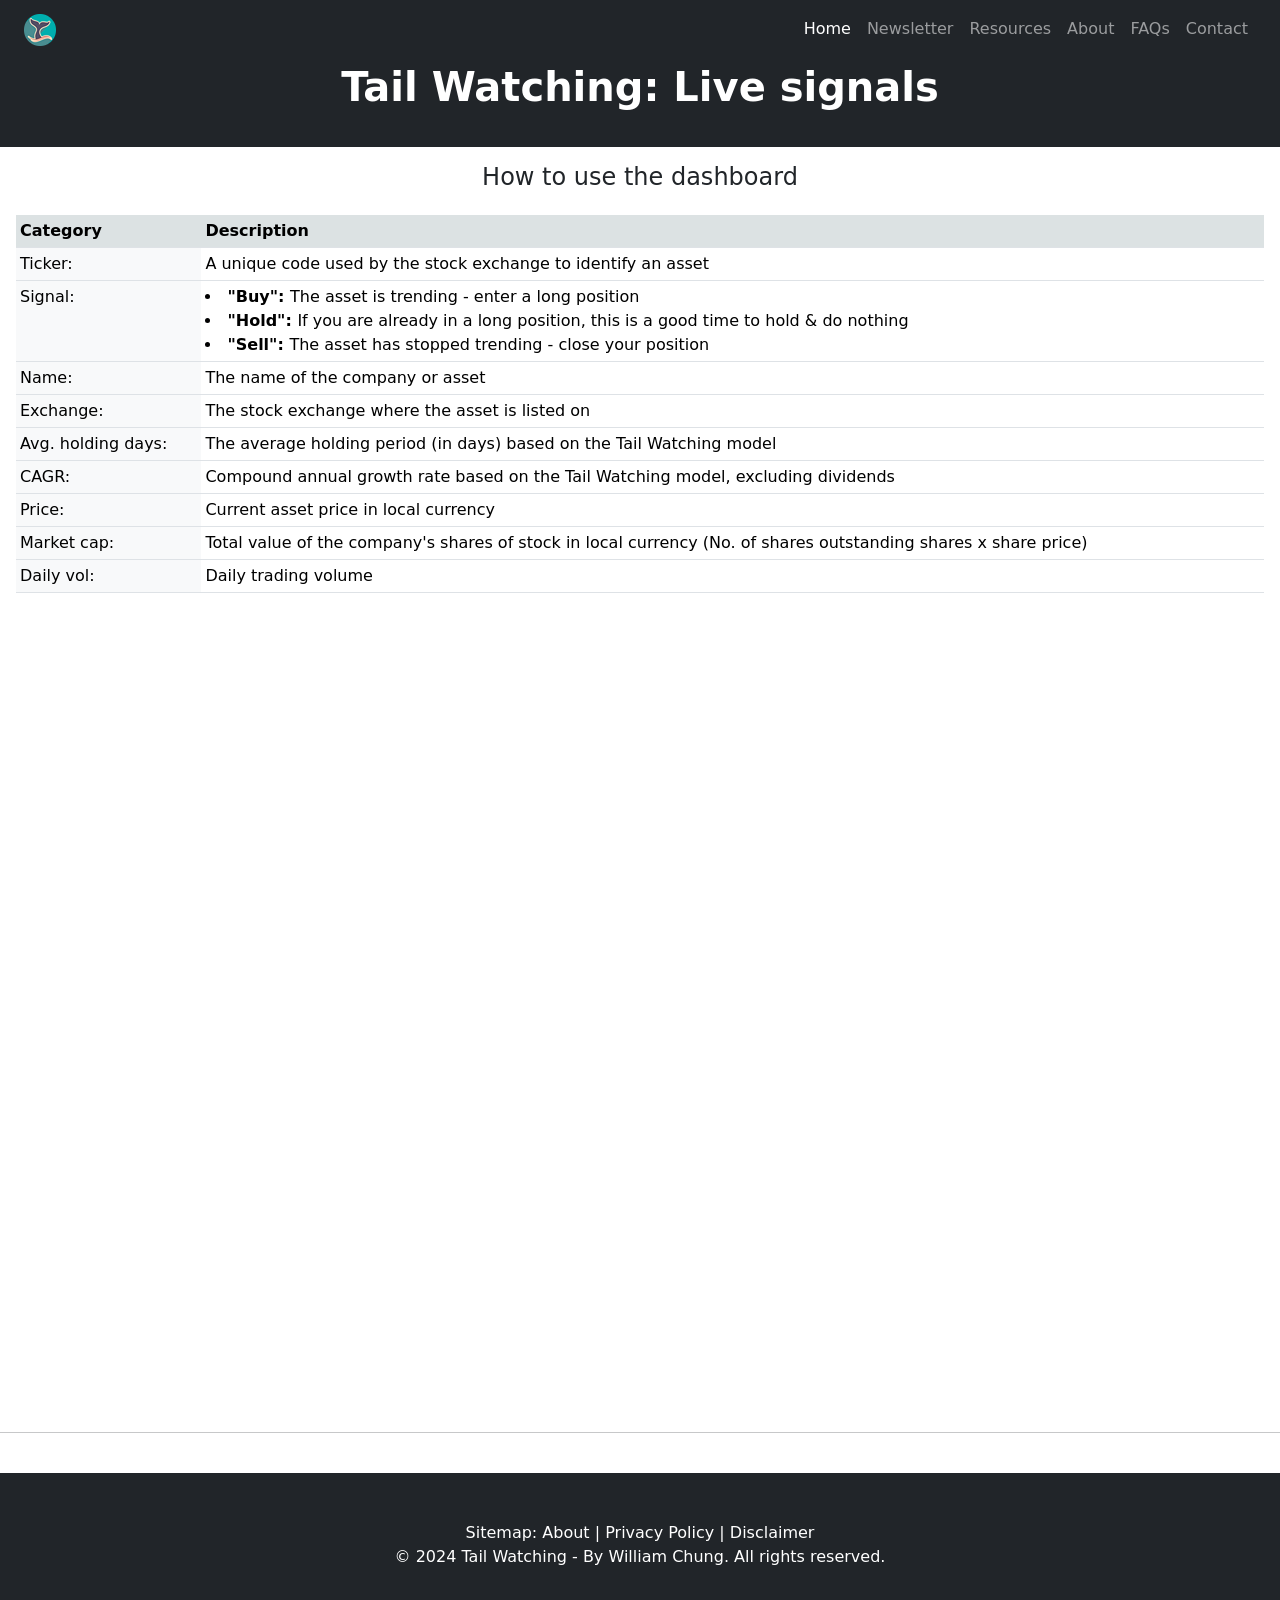
<file: livesignals.html>
<!DOCTYPE html>
<html lang="en">
    <head>
        <meta charset="utf-8" />
        <meta name="viewport" content="width=device-width, initial-scale=1, shrink-to-fit=no" />
        <meta name="description" content="" />
        <meta name="author" content="" />
        <title>Tail watching - Live signals</title>
        <meta name="description" content="Tail watching - Live signals" />
        <meta property="og:site_name" content="Tail Watching" />
        <meta property="og:title" content="Tail Watching" />
        <meta property="og:type" content="website" />
        <meta property="og:description" content="Tail watching - Live signals" />
        <meta property="og:image:width" content="1280" />
        <meta property="og:image:height" content="800" />
        <meta property="og:url" content="www.tailwatching.com" />
        <link rel="canonical" href="www.tailwatching.com" />
        <!-- Favicon-->
        <link rel="icon" type="image/x-icon" href="assets/favicon.ico" />
        <!-- Bootstrap icons-->
        <link href="https://cdn.jsdelivr.net/npm/bootstrap-icons@1.4.1/font/bootstrap-icons.css" rel="stylesheet" />
        <!-- Core theme CSS (includes Bootstrap)-->
        <link href="css/styles.css" rel="stylesheet" />
        
        <script src="https://code.jquery.com/jquery-3.7.1.js"></script>
          <script src="https://cdnjs.cloudflare.com/ajax/libs/twitter-bootstrap/5.3.0/js/bootstrap.bundle.min.js"></script>
          <script src="https://cdn.datatables.net/2.0.1/js/dataTables.js"></script>
          <script src="https://cdn.datatables.net/2.0.1/js/dataTables.bootstrap5.js"></script>
          <script src="https://cdn.datatables.net/fixedcolumns/5.0.0/js/dataTables.fixedColumns.js"></script>

          <link rel="stylesheet" type="text/css" href="https://cdn.datatables.net/2.0.1/css/dataTables.bootstrap5.css">
          <link rel="stylesheet" type="text/css" href="https://cdnjs.cloudflare.com/ajax/libs/twitter-bootstrap/5.3.0/css/bootstrap.min.css">
          <link rel="stylesheet" type="text/css" href="https://cdn.datatables.net/fixedcolumns/5.0.0/css/fixedColumns.bootstrap4.css">
        <link href="https://fonts.googleapis.com/icon?family=Material+Icons" rel="stylesheet">
        
        <style>
            .table.dataTable thead tr { 
              background-color: #dce2e3 !important;
            }
            .page-item.active .page-link {
              background-color: #dce2e3 !important;
            }
            .page-link {
              color: black !important;
            }
            .table thead th {
              background-color: #dce2e3 !important;
            }
            
            .container{
                max-width: 1320px; !important
            }
            
          </style>
    
    <!-- Google tag (gtag.js) -->
    <script async src="https://www.googletagmanager.com/gtag/js?id=G-GTDNC94TT9"></script>
    <script>
      window.dataLayer = window.dataLayer || [];
      function gtag(){dataLayer.push(arguments);}
      gtag('js', new Date());

      gtag('config', 'G-GTDNC94TT9');
    </script>
        
    </head>
    <body>
        <!-- Responsive navbar-->
        <nav class="navbar navbar-expand-lg navbar-dark bg-dark">
            <div class="container px-4">
                <a class="navbar-brand" href="../index.html"><img src= "../assets/favicon-32x32.png"></a> 
                <button class="navbar-toggler" type="button" data-bs-toggle="collapse" data-bs-target="#navbarSupportedContent" aria-controls="navbarSupportedContent" aria-expanded="false" aria-label="Toggle navigation"><span class="navbar-toggler-icon"></span></button>
                <div class="collapse navbar-collapse" id="navbarSupportedContent">
                    <ul class="navbar-nav ms-auto mb-2 mb-lg-0">
                        <li class="nav-item"><a class="nav-link active" aria-current="page" href="../index.html">Home</a></li>
                        <li class="nav-item"><a class="nav-link" href="https://www.newsletter.tailwatching.com/">Newsletter</a></li>
                        <li class="nav-item"><a class="nav-link" href="../index.html#resources">Resources</a></li>
                        <li class="nav-item"><a class="nav-link" href="../index.html#about">About</a></li>
                        <!--li class="nav-item"><a class="nav-link" href="../index.htmldemo_dashboard.html">Demo</a></li-->
                        <!--li class="nav-item"><a class="nav-link" href="../index.html#backtests">Backtests</a></li-->
                        <li class="nav-item"><a class="nav-link" href="../index.html#faq">FAQs</a></li>
                        <li class="nav-item"><a class="nav-link" href="../index.html#contact">Contact</a></li>
                    </ul>
                </div>
            </div>
        </nav>
        <!-- Demo dashboard section-->
        <!-- Header-->
        <header class="bg-dark">
            <div class="container px-4">
                <div class="row gx-4 justify-content-center">
                    <div class="col-lg-7">
                        <div class="text-center my-1">
                            <h1 class="display-6 fw-bolder text-white mb-2">Tail Watching: Live signals</h1>
                            <br>
                            </div>
                        </div>
                    </div>
            </div>
        </header>
            
            <div class="container container-md">
                    <div class="row py-3">
                        <h4 class="text-center">How to use the dashboard</h4>
                    </div>
                    <!------------ Instructions on legend ------------->
                    <div class="row px-3">
                        <table id="instructions-table" class="table table-hover display nowrap table-sm table-responsive">
                            <thead>
                                <th>Category</th>
                                <th>Description</th>
                            </thead>
                            <tr>
                                <td class="bg-light">Ticker:</td>
                                <td>A unique code used by the stock exchange to identify an asset</td>
                            </tr>
                            <tr>
                                <td class="bg-light">Signal:</td>
                                <td>
                                    <li><b>"Buy": </b>The asset is trending - enter a long position</li>
                                    <li><b>"Hold": </b>If you are already in a long position, this is a good time to hold & do nothing</li>
                                    <li><b>"Sell": </b>The asset has stopped trending - close your position</li>
                              
                                </td>
                            </tr>
                            <tr>
                                <td class="bg-light">Name:</td>
                                <td>The name of the company or asset</td>
                            </tr>
                            <tr>
                                <td class="bg-light">Exchange:</td>
                                <td>The stock exchange where the asset is listed on</td>
                            </tr>
                            <tr>
                                <td class="bg-light">Avg. holding days:</td>
                                <td>The average holding period (in days) based on the Tail Watching model</td>
                            </tr>
                            <tr>
                                <td class="bg-light">CAGR:</td>
                                <td>Compound annual growth rate based on the Tail Watching model, excluding dividends</td>
                            </tr>
                            <tr>
                                <td class="bg-light">Price:</td>
                                <td>Current asset price in local currency</td>
                            </tr>
                            <tr>
                                <td class="bg-light">Market cap:</td>
                                <td>Total value of the company's shares of stock in local currency (No. of shares outstanding shares x share price)</td>
                            </tr>
                            <tr>
                                <td class="bg-light">Daily vol:</td>
                                <td>Daily trading volume</td>
                            </tr>
                            
                        </table>
                        
                        
                        
                    </div>
                
                <iframe width="100%" height="800px" class="responsive-iframe"
                                src="https://script.google.com/macros/s/AKfycbzPO_G9SL1ApOx9mgn36ljhykwr4UcWSOf5sYEz3TSALsaE-1tCVyezs-uvIrpaP9qg/exec"></iframe>
                    
                    <!--------------------- End of instructions table ----------------->
                </div>
            <hr>
   
            <br>
        
     <!-- Footer-->
        <footer class="py-5 bg-dark">
            <div class="container px-4">
                <p class="m-0 text-center text-white">
                    Sitemap:
                    <a href="../#about" style="color: #FFFFFF; text-decoration:none">About</a> |    
                    <a href="" data-bs-toggle="modal" data-bs-target="#pp_modal" style="color: #FFFFFF; text-decoration:none">Privacy Policy</a> |
                    <a href="" data-bs-toggle="modal" data-bs-target="#disclaimer_modal" style="color: #FFFFFF; text-decoration:none">Disclaimer</a> 
                    
                </p>
                    <!-------------------------------- Disclaimer modal ---------------------------->
                    <div class="container-fluid">
                        <div class="modal fade" id="disclaimer_modal" tabindex="-1" role="dialog" aria-labelledby="disclaimer_modal" aria-hidden="true">
                          <div class="modal-dialog" role="document">
                            <div class="modal-content">
                              <div class="modal-header">
                                <h5 class="modal-title" id="disclaimer_modal">Disclaimer</h5>
                                <button type="button" class="close" data-bs-dismiss="modal" aria-label="Close">
                                  <span aria-hidden="true">&times;</span>
                                </button>
                              </div>
                              <div class="modal-body">
                                <p>
                                    This is neither a recommendation to purchase or sell any of the shares, securities or other instruments mentioned in this document or referred to; nor can this document be treated as professional advice to buy, sell or take a position in any shares, securities or other instruments. The information contained herein is based on the study and research of William Chung (“the Authors”); and are merely the written opinions and ideas of the Authors, and is as such strictly for educational purposes and/or for study or research only.
                                </p>
                                <p>
                                    This information should not and cannot be construed as or relied on and (for all intents and purposes) does not constitute financial, investment or any other form of advice. Any investment involves the taking of substantial risks, including (but not limited to) complete loss of capital. Every investor has different strategies, risk tolerances and time frames. You are advised to perform your own independent checks, research or study; and you should contact a licensed professional before making any investment decisions.  
                                </p>
                                <p>
                                    The Authors make it unequivocally clear that there are no warranties, express or implied, as to the accuracy, completeness, or results obtained from any statement, information and/or data set forth herein. The Authors, its related and affiliate companies and/or their directors, executives and employees shall in no event be held liable to any party for any direct, indirect, punitive, special, incidental, or consequential damages arising directly or indirectly from the use of any of this material.  
                                </p>
                              </div>
                            </div>
                          </div>
                        </div>
                    </div>
                
                <!-------------------------------- Privacy Policy modal ---------------------------->
                    <div class="container-fluid">
                        <div class="modal fade model-lg" id="pp_modal" tabindex="-1" role="dialog" aria-labelledby="pp_modal" aria-hidden="true">
                          <div class="modal-dialog" role="document">
                            <div class="modal-content">
                              <div class="modal-header">
                                <h5 class="modal-title" id="pp_modal">Disclaimer</h5>
                                <button type="button" class="close" data-bs-dismiss="modal" aria-label="Close">
                                  <span aria-hidden="true">&times;</span>
                                </button>
                              </div>
                              <div class="modal-body">
                                <p>
                                    TailWatching.com is serious about protecting your online privacy. This Privacy Statement explains our views and practices concerning privacy, and how they may pertain to you as a user of our website.
                                </p>
                                <p>
                                    “You” or “Your” means you as a participant in or as a user of the TailWatching.com website. “We” or “Our” or “Us” means TailWatching.com. “Our site” means TailWatching.com
                                </p>
                                <p>
                                    All information transmitted, printed or otherwise submitted to TailWatching.com via this website shall be deemed to be the property of TailWatching.com and TailWatching.com shall be free to use such information for any lawful purpose as detailed herein.
                                </p>
                                <p>
                                    This site contains links to other sites and we are not responsible for the privacy practices or the content of such sites.
                                </p>
                                <p>
                                    We reserve the right to release such information to law enforcement or other governmental officials as we, in our sole and absolute discretion, deem necessary to comply with the law.
                                </p>
                                <p>
                                  <b>Section 1: Collected Information</b><br>
                                </p>
                                    We automatically collect and/or track the following:<br><br>
                                    <ul>
                                    1. Information knowingly provided by you through on-line forms, registration forms, surveys, and/or other entries, such as email addresses, personal, financial or demographic information;
                                    <br>
                                    2. Information, user specific or aggregate, on what pages our visitors access; and
                                    <br>
                                    3. E-mail addresses of visitors that communicate with TailWatching.com via e-mail.
                                    </ul>
                                
                                  <p>
                                      <b>Section 2: Use of Data Collected</b><br>
                                  </p>
                                    
                                  <p>We use your personal, demographic and profile data to enhance your experience at our site and to enable us to present content we think you might be interested in. We use your contact information to send you information about our company and promotional material from our partners. We may also use your personal, demographic and profile data to improve our site, for statistical analysis, for marketing and promotional purposes, and for editorial or feedback purposes for our advertisers. Information collected by us may be added to our databases and used for future telemarketing, SMS text-messaging, e-mails or postal mailings regarding site updates, new products and services, upcoming events, and/or status of orders placed online. By using this site, you agree that you may be contacted in any manner contemplated in this section even if your number is found on a do not call registry, in-house list or similar registry.
                                  </p>
                                  
                                  <p>
                                      <b>Section 3: Disclosure of Data to Third Parties</b><br>
                                  </p>
                                  <p>If you choose to provide personal information, it will be used for the following purposes:</p>
                                  
                                    <ul>
                                        1. Considering you for a TailWatching.com product;
                                        <br>
                                        2. As required by law; and
                                        <br>
                                        3. For marketing products and services which we determine, in our sole judgment, that you might find of interest. We reserve the right to share, rent, sell, or otherwise disclose data we collect to third parties. Any third party we share, rent, sell, or otherwise disclose data to will be prescreened by us, determined by us to be reputable, and will use the personal data for marketing products and services which we determine, in our sole judgment, that you might find of interest.
                                    </ul>
                                  <p>
                                    <b>Section 4: Your Opt-Out Rights</b><br>
                                  </p>
                                
                                  <p> 
                                      You may opt-out of receiving communications from us and/or our partners by not submitting your information. We also allow you to remove your information from our marketing lists. If you remove your information from our marketing lists it will no longer be used by us to send promotional correspondence to you. You can remove your information from our marketing lists by clicking on the “Unsubscribe” link at the bottom of every email we send you, or by sending your request, in writing, via email to: infoATtailwatchingDOTcom (Please replace “AT” with @ and “DOT” with .)
                                  </p>
                                  <p><b>Section 5: We Do Not Intend to Collect Data from Children</b></p>
                                  <p>
                                    The information and services provided to us or our affiliates, sponsors, and advertisers are not intended to be viewed by children (under 18 years old). No information collected from children is knowingly used for any marketing or promotional purposes whatsoever, either inside or outside TailWatching.com. No part of TailWatching.com’s web site is structured to attract anyone under the age of 18.
                                  </p>
                                  <p><b>Section 6: Our Right to Contact You</b></p>
                                  <p>
                                    We reserve the right to contact you regarding your account status and changes to subscriber agreements, privacy policy, or any other policies or agreements relevant to you.
                                  </p>
                                  <p><b>Section 7: Our Right to Change</b></p>
                                  <p>
                                    We reserve the right to change this policy at any time by notifying you of the existence and location of the new or revised privacy policy or by posting the changes online at our site.
                                  </p>
                                  <p><b>Section 8: Our Contact Information</b></p>
                                  <p>
                                    If you have any questions about this privacy statement, the practices of this site, or your dealings with this website, you can contact us via email sent to: infoATtailwatchingDOTcom (Please replace “AT” with @ and “DOT” with .)
                                  </p>
                                  <p><b>Section 9: Anti Spam Policy. Can-Spam Act Compliance</b></p>
                                  <p>
                                    TailWatching.com is dedicated to ensuring compliance with the ‘Can-Spam Act’, which took effect January 1, 2004. You may receive email from TailWatching.com in the following circumstances:
                                  </p>
                                  <ul>
                                        1. Acknowledging your application has been received and requesting additional action
                                        <br>
                                        2. Requests for additional information to support your current application
                                        <br>
                                        3. Response to your inquiries regarding the status of your transactional requests
                                        <br>
                                        4. Thanking you for your valued business
                                        <br>
                                        5. Advertisements for our products, services, changes in services, new product availability
                                        <br>
                                        6. Advertisements for third party products and services where we have determined that such product or service may be of interest to our customers
                                    </ul>
                                  <p>To ensure compliance with the Can-Spam Act, TailWatching.com has implemented the following guidelines for email delivery:</p>
                                  <ul>
                                        1. All emails sent to you by TailWatching.com will clearly identify TailWatching.com as the sender. FROM / SENDER: someone@TailWatching.com (NOTE: The actual sender will alter from department to department, but all from addresses will end with @TailWatching.com).
                                        <br>
                                        2. The Subject Line of any email you receive will always accurately describe the subject matter of the email.
                                        <br>
                                        3. Any email from TailWatching.com will include the ability to unsubscribe from future email messages.
                                        <br>
                                        4. Unsubscribing will ensure the customer is removed from ALL lists at TailWatching.com; this excludes customer service emails regarding the processing and status of a current product.
                                        <br>
                                        5. All emails sent to you directly by TailWatching.com include valid postal address information in the footer.
                                        <br>
                                        6. All third party marketing partners are required to comply with the Can-Spam Act.
                                        <br>
                                        7. Emails sent to you directly by TailWatching.com will include an email address and physical address where you can send suggestions, complaints or other correspondence.
                                    </ul>
                                    <p><b>Section 10: Information for ISPs</b></p>
                                    <p>Website: TailWatching.com<br>Email Address: infoATtailwatchingDOTcom<br>(Please replace “AT” with @ and “DOT” with .)</p>
                                    <p>TailWatching.com understands consumers’ concerns over the use of their personal information. We hope this information will relieve any concerns your company may have regarding our email policies. TailWatching.com and its affiliated sites use only an “opt-in or opt out” method of obtaining customer information, and it is not our policy or desire to send unsolicited email. We obtain email addresses and personal information from third parties that follow the same set of policies. TailWatching.com email messages sent always include information about the origin of the emails and instructions on how recipients can unsubscribe from receiving future email messages.
                                    </p>
                                  <p>From time to time, TailWatching.com will enter into an arrangement with a third party website to allow individuals to opt into our marketing program on those third party websites. In each case the third party websites have represented and warranted to us, among other things,</p>
                                  <ul>
                                        1. That the data was collected voluntarily from individuals on website registrations and co-registrations,
                                        <br>
                                        2. That the sellers have a right, under any applicable privacy statements, to transfer the data to us, and
                                        <br>
                                        3. That TailWatching.com has the right to send marketing offers to the individuals.
                                </ul>
                                  <p>We hope this information satisfies any questions or concerns you may have regarding the email practices of TailWatching.com. If you have additional questions or wish to discuss this matter further, please contact us at: infoATtailwatchingDOTcom (Please replace “AT” with @ and “DOT” with .)</p>
                              </div>
                            </div>
                          </div>
                        </div>
                    </div>
               
               
            </div>
            <div class="container px-4"><p class="m-0 text-center text-white">&copy; 2024 Tail Watching - By William Chung. All rights reserved.</p></div>
        </footer>
        <!-- Bootstrap core JS-->
        <!--script src="https://cdn.jsdelivr.net/npm/bootstrap@5.2.3/dist/js/bootstrap.bundle.min.js"></script-->
        <!-- Core theme JS-->
        <script src="js/scripts.js"></script>
    </body>
</html>
</file>
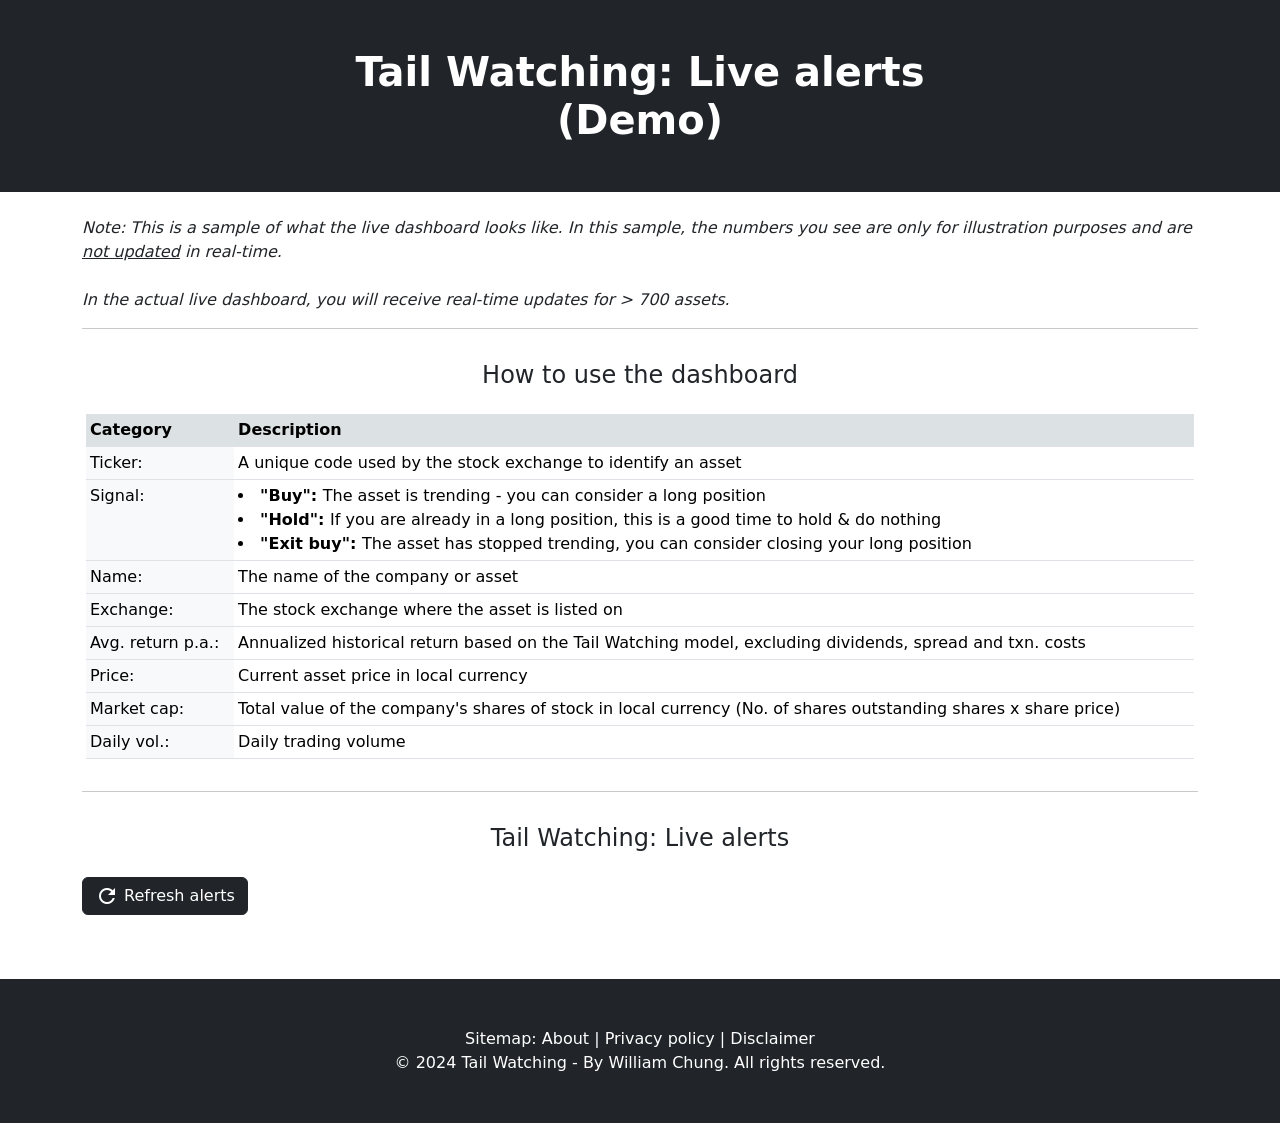
<file: sample_dashboard.html>
<!DOCTYPE html>
<html lang="en">
    <head>
        <meta charset="utf-8" />
        <meta name="viewport" content="width=device-width, initial-scale=1, shrink-to-fit=no" />
        <meta name="description" content="" />
        <meta name="author" content="" />
        <title>Tail watching - Invest like a pro</title>
        <meta name="description" content="Invest based on math, not intuition." />
        <meta property="og:site_name" content="Tail Watching" />
        <meta property="og:title" content="Tail Watching" />
        <meta property="og:type" content="website" />
        <meta property="og:description" content="Invest based on math, not intuition." />
        <meta property="og:image:width" content="1280" />
        <meta property="og:image:height" content="800" />
        <meta property="og:url" content="www.tailwatching.com" />
        <link rel="canonical" href="www.tailwatching.com" />
        <!-- Favicon-->
        <link rel="icon" type="image/x-icon" href="assets/favicon.ico" />
        <!-- Bootstrap icons-->
        <link href="https://cdn.jsdelivr.net/npm/bootstrap-icons@1.4.1/font/bootstrap-icons.css" rel="stylesheet" />
        <!-- Core theme CSS (includes Bootstrap)-->
        <link href="css/styles.css" rel="stylesheet" />
        
        <script src="https://code.jquery.com/jquery-3.7.1.js"></script>
          <script src="https://cdnjs.cloudflare.com/ajax/libs/twitter-bootstrap/5.3.0/js/bootstrap.bundle.min.js"></script>
          <script src="https://cdn.datatables.net/2.0.1/js/dataTables.js"></script>
          <script src="https://cdn.datatables.net/2.0.1/js/dataTables.bootstrap5.js"></script>
          <script src="https://cdn.datatables.net/fixedcolumns/5.0.0/js/dataTables.fixedColumns.js"></script>

          <link rel="stylesheet" type="text/css" href="https://cdn.datatables.net/2.0.1/css/dataTables.bootstrap5.css">
          <link rel="stylesheet" type="text/css" href="https://cdnjs.cloudflare.com/ajax/libs/twitter-bootstrap/5.3.0/css/bootstrap.min.css">
          <link rel="stylesheet" type="text/css" href="https://cdn.datatables.net/fixedcolumns/5.0.0/css/fixedColumns.bootstrap4.css">
        <link href="https://fonts.googleapis.com/icon?family=Material+Icons" rel="stylesheet">
        
        <style>
            .table.dataTable thead tr { 
              background-color: #dce2e3 !important;
            }
            .page-item.active .page-link {
              background-color: #dce2e3 !important;
            }
            .page-link {
              color: black !important;
            }
            .table thead th {
              background-color: #dce2e3 !important;
            }

          </style>
    
    <!-- Google tag (gtag.js) -->
    <script async src="https://www.googletagmanager.com/gtag/js?id=G-GTDNC94TT9"></script>
    <script>
      window.dataLayer = window.dataLayer || [];
      function gtag(){dataLayer.push(arguments);}
      gtag('js', new Date());

      gtag('config', 'G-GTDNC94TT9');
    </script>
        
    </head>
    <body>
        
        <!-- Demo dashboard section-->
        <!-- Header-->
        <header class="bg-dark">
            <div class="container px-4">
                <div class="row gx-5 justify-content-center">
                    <div class="col-lg-7">
                        <div class="text-center my-5">
                            <h1 class="display-6 fw-bolder text-white mb-2">Tail Watching: Live alerts (Demo)</h1>
                            </div></u>
                        </div>
                    </div>
        </header>
            <div class="container container-md">
                <br>
                    <div class="row">
                    <i><h7>Note: This is a sample of what the live dashboard looks like. In this sample, the numbers you see are only for illustration purposes and are <u>not updated</u> in real-time. <br><br>In the actual live dashboard, you will receive real-time updates for > 700 assets.</h7></i>
                    </div>
                    <hr>
                            
                    <div class="row py-3">
                        <h4 class="text-center">How to use the dashboard</h4>
                    </div>
                    <!------------ Instructions on legend ------------->
                    <div class="row px-3">
                        <table id="instructions-table" class="table table-hover display nowrap table-sm table-responsive">
                            <thead>
                                <th>Category</th>
                                <th>Description</th>
                            </thead>
                            <tr>
                                <td class="bg-light">Ticker:</td>
                                <td>A unique code used by the stock exchange to identify an asset</td>
                            </tr>
                            <tr>
                                <td class="bg-light">Signal:</td>
                                <td>
                                    <li><b>"Buy": </b>The asset is trending - you can consider a long position</li>
                                    <li><b>"Hold": </b>If you are already in a long position, this is a good time to hold & do nothing</li>
                                    <li><b>"Exit buy": </b>The asset has stopped trending, you can consider closing your long position</li>
                              
                                </td>
                            </tr>
                            <tr>
                                <td class="bg-light">Name:</td>
                                <td>The name of the company or asset</td>
                            </tr>
                            <tr>
                                <td class="bg-light">Exchange:</td>
                                <td>The stock exchange where the asset is listed on</td>
                            </tr>
                            <tr>
                                <td class="bg-light">Avg. return p.a.:</td>
                                <td>Annualized historical return based on the Tail Watching model, excluding dividends, spread and txn. costs</td>
                            </tr>
                            <tr>
                                <td class="bg-light">Price:</td>
                                <td>Current asset price in local currency</td>
                            </tr>
                            <tr>
                                <td class="bg-light">Market cap:</td>
                                <td>Total value of the company's shares of stock in local currency (No. of shares outstanding shares x share price)</td>
                            </tr>
                            <tr>
                                <td class="bg-light">Daily vol.:</td>
                                <td>Daily trading volume</td>
                            </tr>
                            
                        </table>
                    </div>
                    <!--------------------- End of instructions table ----------------->
                
                    <hr>
                
                    <div class="row py-3">
                        <h4 class="text-center">Tail Watching: Live alerts</h4>
                    </div>
                
                    <div class="row">
                      <div class="form-row">
                          <div class="col-auto">
                            <a id="refreshAlertBtn" class="btn btn-dark"><i class="material-icons left" style="vertical-align: middle;">refresh</i> Refresh alerts</a>
                          </div>
                        </div>
                    </div>
                <br>
                    <div class="row">
                        <table id="alerts-data-table" class="table table-hover table-bordered display nowrap" width="100%">
                            
                            <script>
                                const table = new DataTable('#alerts-data-table', {
                                scrollCollapse: true,
                                scrollX:        true,
                                fixedColumns: {
                                  start: 1
                                },
                                
                                order: [1, 'asc'], 

                                columns: [
                                  {"title":"Ticker"},
                                  {"title":"Signal"},   
                                  {"title":"Name"},
                                  {"title":"Exchange"},
                                  {"title":"Avg. return p.a.*"},
                                  {"title":"Price"},
                                  {"title":"Market cap"},
                                  {"title":"Daily vol"},
                                ]
                                
                              });
                            
                            addNewRow();
                                
                            function addNewRow() {
                                table.rows.add(
                                    
                                [[
                                    'MSFT',
                                    'Buy',
                                    'Microsoft Corp',
                                    'NASDAQ',
                                    '29.27%',
                                    '416.42',
                                    '3,092,218,422,110',
                                    '5,010,219'
                                ],
                                
                                [
                                    'AAPL',
                                    'Buy',
                                    'Apple Inc',
                                    'NASDAQ',
                                    '246.95%',
                                    '172.62',
                                    '2,664,191,111,639',
                                    '1,070,123'
                                ],
                                 
                                [
                                    'AMZN',
                                    'Hold',
                                    'Amazon.com Inc',
                                    'NASDAQ',
                                    '45.49%',
                                    '174.42',
                                    '1,811,158,074,786',
                                    '501,888'
                                ],
                                 
                                [
                                    'BRK.B',
                                    'Hold',
                                    'Berkshire Hathaway Inc Class B',
                                    'NYSE',
                                    '17.13%',
                                    '174.42',
                                    '1,811,158,074,786',
                                    '501,888'
                                ],
                                
                                [
                                    'LLY',
                                    'Hold',
                                    'Eli Lilly And Co',
                                    'NYSE',
                                    '32.99%',
                                    '754.14',
                                    '716,585,469,309',
                                    '3,730,053'
                                ],
                                
                                [
                                    'INTC',
                                    'Exit buy',
                                    'Intel Corp',
                                    'NASDAQ',
                                    '6.62%',
                                    '42.64',
                                    '180,281,917,419',
                                    '1,372,989'
                                ],
                                 
                                [
                                    'GS',
                                    'Exit buy',
                                    'Goldman Sachs Group Inc',
                                    'NYSE',
                                    '15.76%',
                                    '387.21',
                                    '126,061,091,564',
                                    '3,763,948'
                                ],
                                 
                                [
                                    'HKG:0001',
                                    'Buy',
                                    'CK Hutchison Holdings Ltd',
                                    'HKG',
                                    '5.76%',
                                    '40.70',
                                    '155,882,753,022',
                                    '4,058,852'
                                ],
                                 
                                [
                                    'HKG:0002',
                                    'Hold',
                                    'CLP Holdings Limited',
                                    'HKG',
                                    '2.86%',
                                    '63.80',
                                    '161,187,508,072',
                                    '1,417,397'
                                ],
                                 
                                [
                                    'HKG:0003',
                                    'Exit buy',
                                    'Hong Kong and China Gas Co Ltd',
                                    'HKG',
                                    '11.29%',
                                    '5.96',
                                    '111,212,766,311',
                                    '4,502,765'
                                ],
                                 
                                [
                                    'HKG:0005',
                                    'Hold',
                                    'HSBC Holdings plc',
                                    'HKG',
                                    '1.82%',
                                    '59.45',
                                    '1,130,544,613,008',
                                    '12,248,152'
                                ],
                                 
                                [
                                    'LON:WTB',
                                    'Buy',
                                    'Whitbread plc',
                                    'LON',
                                    '5.61%',
                                    '3,203.93',
                                    '5,935,052,951.00',
                                    '17,043'
                                ],
                                 
                                [
                                    'LON:PSON',
                                    'Buy',
                                    'Pearson plc',
                                    'LON',
                                    '21.28%',
                                    '1,016.00',
                                    '6,959,982,890',
                                    '34,529'
                                ],
                                 
                                [
                                    'LON:BA',
                                    'Hold',
                                    'BAE Systems plc',
                                    'LON',
                                    '2.43%',
                                    '1,302.00',
                                    '39,434,917,130',
                                    '131,081'
                                ],
                                
                                [
                                    'LON:BARC',
                                    'Hold',
                                    'Barclays PLC',
                                    'LON',
                                    '4.11%',
                                    '176.38',
                                    '26,699,924,521',
                                    '1,056,550'
                                ],
                                 
                                [
                                    'LON:MNDI',
                                    'Exit buy',
                                    'Mondi Plc',
                                    'LON',
                                    '7.98%',
                                    '1,336.50',
                                    '5,897,271,000',
                                    '44,710'
                                ],
                                 
                                [
                                    'LON:ABF',
                                    'Exit buy',
                                    'Associated British Foods plc',
                                    'LON',
                                    '1.26%',
                                    '2,320.00',
                                    '17,492,022,204',
                                    '8,757'
                                ],
                                                
                            
                            ])
                                    
                                    .draw(false);
                            }
                            </script>
                        </table>
                    </div>
                    <br>
                </div>
    
        
     <!-- Footer-->
        <footer class="py-5 bg-dark">
            <div class="container px-4">
                <p class="m-0 text-center text-white">
                    Sitemap:
                    <a href="#about-section" style="color: #FFFFFF; text-decoration:none">About</a> |    
                    <a href="" data-bs-toggle="modal" data-bs-target="#pp_modal" style="color: #FFFFFF; text-decoration:none">Privacy policy</a> |
                    <a href="" data-bs-toggle="modal" data-bs-target="#disclaimer_modal" style="color: #FFFFFF; text-decoration:none">Disclaimer</a> 
                    
                </p>
                    <!-------------------------------- Disclaimer modal ---------------------------->
                    <div class="container-fluid">
                        <div class="modal fade" id="disclaimer_modal" tabindex="-1" role="dialog" aria-labelledby="disclaimer_modal" aria-hidden="true">
                          <div class="modal-dialog" role="document">
                            <div class="modal-content">
                              <div class="modal-header">
                                <h5 class="modal-title" id="disclaimer_modal">Disclaimer</h5>
                                <button type="button" class="close" data-bs-dismiss="modal" aria-label="Close">
                                  <span aria-hidden="true">&times;</span>
                                </button>
                              </div>
                              <div class="modal-body">
                                <p>
                                    This is neither a recommendation to purchase or sell any of the shares, securities or other instruments mentioned in this document or referred to; nor can this document be treated as professional advice to buy, sell or take a position in any shares, securities or other instruments. The information contained herein is based on the study and research of William Chung (“the Authors”); and are merely the written opinions and ideas of the Authors, and is as such strictly for educational purposes and/or for study or research only.
                                </p>
                                <p>
                                    This information should not and cannot be construed as or relied on and (for all intents and purposes) does not constitute financial, investment or any other form of advice. Any investment involves the taking of substantial risks, including (but not limited to) complete loss of capital. Every investor has different strategies, risk tolerances and time frames. You are advised to perform your own independent checks, research or study; and you should contact a licensed professional before making any investment decisions.  
                                </p>
                                <p>
                                    The Authors make it unequivocally clear that there are no warranties, express or implied, as to the accuracy, completeness, or results obtained from any statement, information and/or data set forth herein. The Authors, its related and affiliate companies and/or their directors, executives and employees shall in no event be held liable to any party for any direct, indirect, punitive, special, incidental, or consequential damages arising directly or indirectly from the use of any of this material.  
                                </p>
                              </div>
                            </div>
                          </div>
                        </div>
                    </div>
                
                <!-------------------------------- Privacy Policy modal ---------------------------->
                    <div class="container-fluid">
                        <div class="modal fade model-lg" id="pp_modal" tabindex="-1" role="dialog" aria-labelledby="pp_modal" aria-hidden="true">
                          <div class="modal-dialog" role="document">
                            <div class="modal-content">
                              <div class="modal-header">
                                <h5 class="modal-title" id="pp_modal">Disclaimer</h5>
                                <button type="button" class="close" data-bs-dismiss="modal" aria-label="Close">
                                  <span aria-hidden="true">&times;</span>
                                </button>
                              </div>
                              <div class="modal-body">
                                <p>
                                    TailWatching.com is serious about protecting your online privacy. This Privacy Statement explains our views and practices concerning privacy, and how they may pertain to you as a user of our website.
                                </p>
                                <p>
                                    “You” or “Your” means you as a participant in or as a user of the TailWatching.com website. “We” or “Our” or “Us” means TailWatching.com. “Our site” means TailWatching.com
                                </p>
                                <p>
                                    All information transmitted, printed or otherwise submitted to TailWatching.com via this website shall be deemed to be the property of TailWatching.com and TailWatching.com shall be free to use such information for any lawful purpose as detailed herein.
                                </p>
                                <p>
                                    This site contains links to other sites and we are not responsible for the privacy practices or the content of such sites.
                                </p>
                                <p>
                                    We reserve the right to release such information to law enforcement or other governmental officials as we, in our sole and absolute discretion, deem necessary to comply with the law.
                                </p>
                                <p>
                                  <b>Section 1: Collected Information</b><br>
                                </p>
                                    We automatically collect and/or track the following:<br><br>
                                    <ul>
                                    1. Information knowingly provided by you through on-line forms, registration forms, surveys, and/or other entries, such as email addresses, personal, financial or demographic information;
                                    <br>
                                    2. Information, user specific or aggregate, on what pages our visitors access; and
                                    <br>
                                    3. E-mail addresses of visitors that communicate with TailWatching.com via e-mail.
                                    </ul>
                                
                                  <p>
                                      <b>Section 2: Use of Data Collected</b><br>
                                  </p>
                                    
                                  <p>We use your personal, demographic and profile data to enhance your experience at our site and to enable us to present content we think you might be interested in. We use your contact information to send you information about our company and promotional material from our partners. We may also use your personal, demographic and profile data to improve our site, for statistical analysis, for marketing and promotional purposes, and for editorial or feedback purposes for our advertisers. Information collected by us may be added to our databases and used for future telemarketing, SMS text-messaging, e-mails or postal mailings regarding site updates, new products and services, upcoming events, and/or status of orders placed online. By using this site, you agree that you may be contacted in any manner contemplated in this section even if your number is found on a do not call registry, in-house list or similar registry.
                                  </p>
                                  
                                  <p>
                                      <b>Section 3: Disclosure of Data to Third Parties</b><br>
                                  </p>
                                  <p>If you choose to provide personal information, it will be used for the following purposes:</p>
                                  
                                    <ul>
                                        1. Considering you for a TailWatching.com product;
                                        <br>
                                        2. As required by law; and
                                        <br>
                                        3. For marketing products and services which we determine, in our sole judgment, that you might find of interest. We reserve the right to share, rent, sell, or otherwise disclose data we collect to third parties. Any third party we share, rent, sell, or otherwise disclose data to will be prescreened by us, determined by us to be reputable, and will use the personal data for marketing products and services which we determine, in our sole judgment, that you might find of interest.
                                    </ul>
                                  <p>
                                    <b>Section 4: Your Opt-Out Rights</b><br>
                                  </p>
                                
                                  <p> 
                                      You may opt-out of receiving communications from us and/or our partners by not submitting your information. We also allow you to remove your information from our marketing lists. If you remove your information from our marketing lists it will no longer be used by us to send promotional correspondence to you. You can remove your information from our marketing lists by clicking on the “Unsubscribe” link at the bottom of every email we send you, or by sending your request, in writing, via email to: infoATtailwatchingDOTcom (Please replace “AT” with @ and “DOT” with .)
                                  </p>
                                  <p><b>Section 5: We Do Not Intend to Collect Data from Children</b></p>
                                  <p>
                                    The information and services provided to us or our affiliates, sponsors, and advertisers are not intended to be viewed by children (under 18 years old). No information collected from children is knowingly used for any marketing or promotional purposes whatsoever, either inside or outside TailWatching.com. No part of TailWatching.com’s web site is structured to attract anyone under the age of 18.
                                  </p>
                                  <p><b>Section 6: Our Right to Contact You</b></p>
                                  <p>
                                    We reserve the right to contact you regarding your account status and changes to subscriber agreements, privacy policy, or any other policies or agreements relevant to you.
                                  </p>
                                  <p><b>Section 7: Our Right to Change</b></p>
                                  <p>
                                    We reserve the right to change this policy at any time by notifying you of the existence and location of the new or revised privacy policy or by posting the changes online at our site.
                                  </p>
                                  <p><b>Section 8: Our Contact Information</b></p>
                                  <p>
                                    If you have any questions about this privacy statement, the practices of this site, or your dealings with this website, you can contact us via email sent to: infoATtailwatchingDOTcom (Please replace “AT” with @ and “DOT” with .)
                                  </p>
                                  <p><b>Section 9: Anti Spam Policy. Can-Spam Act Compliance</b></p>
                                  <p>
                                    TailWatching.com is dedicated to ensuring compliance with the ‘Can-Spam Act’, which took effect January 1, 2004. You may receive email from TailWatching.com in the following circumstances:
                                  </p>
                                  <ul>
                                        1. Acknowledging your application has been received and requesting additional action
                                        <br>
                                        2. Requests for additional information to support your current application
                                        <br>
                                        3. Response to your inquiries regarding the status of your transactional requests
                                        <br>
                                        4. Thanking you for your valued business
                                        <br>
                                        5. Advertisements for our products, services, changes in services, new product availability
                                        <br>
                                        6. Advertisements for third party products and services where we have determined that such product or service may be of interest to our customers
                                    </ul>
                                  <p>To ensure compliance with the Can-Spam Act, TailWatching.com has implemented the following guidelines for email delivery:</p>
                                  <ul>
                                        1. All emails sent to you by TailWatching.com will clearly identify TailWatching.com as the sender. FROM / SENDER: someone@TailWatching.com (NOTE: The actual sender will alter from department to department, but all from addresses will end with @TailWatching.com).
                                        <br>
                                        2. The Subject Line of any email you receive will always accurately describe the subject matter of the email.
                                        <br>
                                        3. Any email from TailWatching.com will include the ability to unsubscribe from future email messages.
                                        <br>
                                        4. Unsubscribing will ensure the customer is removed from ALL lists at TailWatching.com; this excludes customer service emails regarding the processing and status of a current product.
                                        <br>
                                        5. All emails sent to you directly by TailWatching.com include valid postal address information in the footer.
                                        <br>
                                        6. All third party marketing partners are required to comply with the Can-Spam Act.
                                        <br>
                                        7. Emails sent to you directly by TailWatching.com will include an email address and physical address where you can send suggestions, complaints or other correspondence.
                                    </ul>
                                    <p><b>Section 10: Information for ISPs</b></p>
                                    <p>Website: TailWatching.com<br>Email Address: infoATtailwatchingDOTcom<br>(Please replace “AT” with @ and “DOT” with .)</p>
                                    <p>TailWatching.com understands consumers’ concerns over the use of their personal information. We hope this information will relieve any concerns your company may have regarding our email policies. TailWatching.com and its affiliated sites use only an “opt-in or opt out” method of obtaining customer information, and it is not our policy or desire to send unsolicited email. We obtain email addresses and personal information from third parties that follow the same set of policies. TailWatching.com email messages sent always include information about the origin of the emails and instructions on how recipients can unsubscribe from receiving future email messages.
                                    </p>
                                  <p>From time to time, TailWatching.com will enter into an arrangement with a third party website to allow individuals to opt into our marketing program on those third party websites. In each case the third party websites have represented and warranted to us, among other things,</p>
                                  <ul>
                                        1. That the data was collected voluntarily from individuals on website registrations and co-registrations,
                                        <br>
                                        2. That the sellers have a right, under any applicable privacy statements, to transfer the data to us, and
                                        <br>
                                        3. That TailWatching.com has the right to send marketing offers to the individuals.
                                </ul>
                                  <p>We hope this information satisfies any questions or concerns you may have regarding the email practices of TailWatching.com. If you have additional questions or wish to discuss this matter further, please contact us at: infoATtailwatchingDOTcom (Please replace “AT” with @ and “DOT” with .)</p>
                              </div>
                            </div>
                          </div>
                        </div>
                    </div>
               
               
            </div>
            <div class="container px-4"><p class="m-0 text-center text-white">&copy; 2024 Tail Watching - By William Chung. All rights reserved.</p></div>
        </footer>
        
    </body>
</html>
</file>
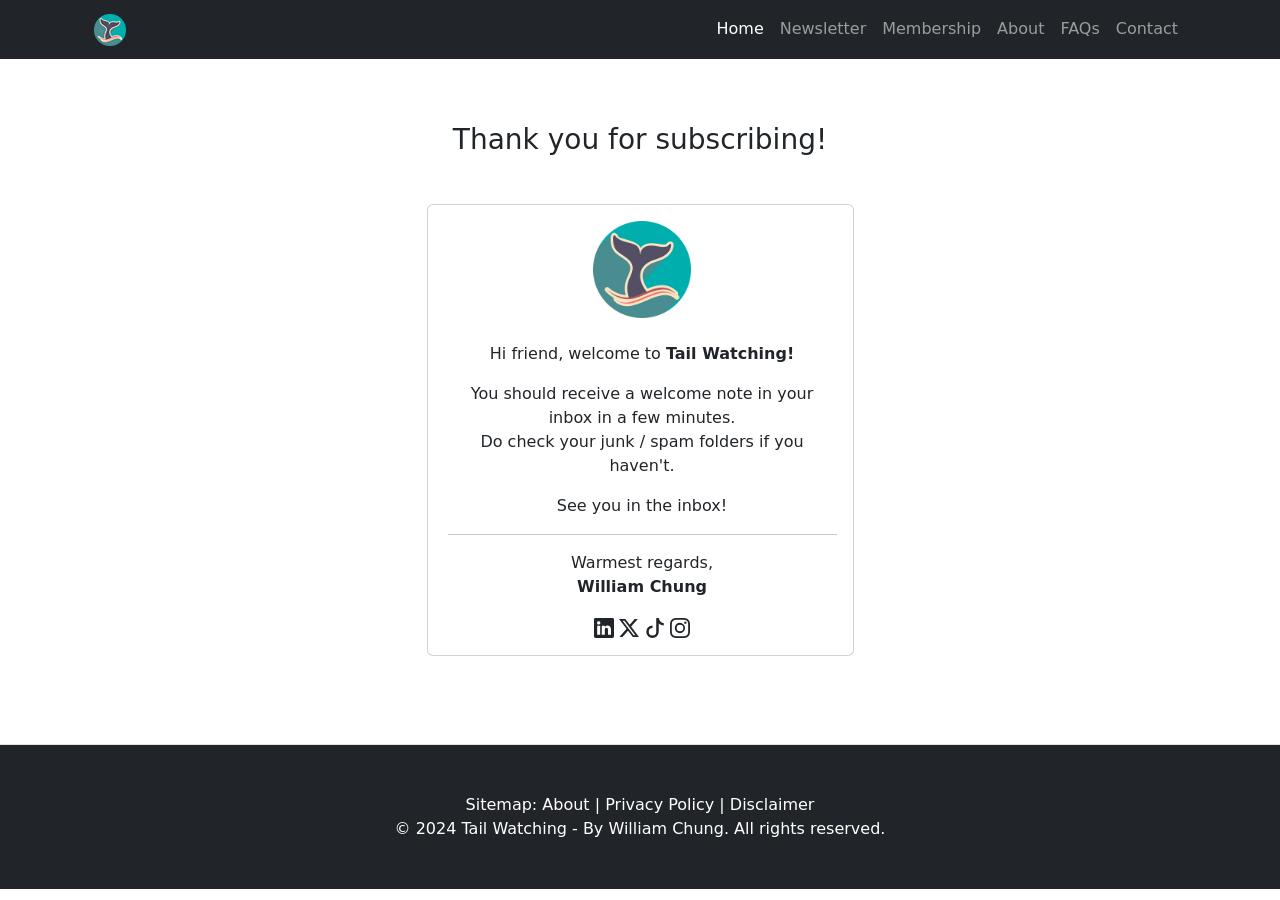
<file: subscribe-success.html>
<!DOCTYPE html>
<html lang="en">
    <head>
        <meta charset="utf-8" />
        <meta name="viewport" content="width=device-width, initial-scale=1, shrink-to-fit=no" />
        <meta name="description" content="" />
        <meta name="author" content="" />
        <title>Tail watching - Your guide to systematic investing</title>
        <meta name="description" content="Invest based on math, not intuition." />
        <meta property="og:site_name" content="Tail Watching" />
        <meta property="og:title" content="Tail Watching" />
        <meta property="og:type" content="website" />
        <meta property="og:description" content="Invest based on math, not intuition." />
        <meta property="og:image:width" content="1280" />
        <meta property="og:image:height" content="800" />
        <meta property="og:url" content="www.tailwatching.com" />
        <link rel="canonical" href="www.tailwatching.com" />
        <!-- Favicon-->
        <link rel="icon" type="image/x-icon" href="assets/favicon.ico" />
        <!-- Bootstrap icons-->
        <link href="https://cdn.jsdelivr.net/npm/bootstrap-icons@1.4.1/font/bootstrap-icons.css" rel="stylesheet" />
        <!-- Core theme CSS (includes Bootstrap)-->
        <link href="css/styles.css" rel="stylesheet" />
        
        <script src="https://code.jquery.com/jquery-3.7.1.js"></script>
          <script src="https://cdnjs.cloudflare.com/ajax/libs/twitter-bootstrap/5.3.0/js/bootstrap.bundle.min.js"></script>
          <script src="https://cdn.datatables.net/2.0.1/js/dataTables.js"></script>
          <script src="https://cdn.datatables.net/2.0.1/js/dataTables.bootstrap5.js"></script>
          <script src="https://cdn.datatables.net/fixedcolumns/5.0.0/js/dataTables.fixedColumns.js"></script>

          <link rel="stylesheet" type="text/css" href="https://cdn.datatables.net/2.0.1/css/dataTables.bootstrap5.css">
          <link rel="stylesheet" type="text/css" href="https://cdnjs.cloudflare.com/ajax/libs/twitter-bootstrap/5.3.0/css/bootstrap.min.css">
          <link rel="stylesheet" type="text/css" href="https://cdn.datatables.net/fixedcolumns/5.0.0/css/fixedColumns.bootstrap4.css">
        <link href="https://fonts.googleapis.com/icon?family=Material+Icons" rel="stylesheet">
        
        <style>
            .table.dataTable thead tr { 
              background-color: #dce2e3 !important;
            }
            .page-item.active .page-link {
              background-color: #dce2e3 !important;
            }
            .page-link {
              color: black !important;
            }
            .table thead th {
              background-color: #dce2e3 !important;
            }
        
            thead {
             position: absolute !important;
             top: -9999px !important;
             left: -9999px !important;
            }
          </style>
        
    <!-- Google tag (gtag.js) -->
    <script async src="https://www.googletagmanager.com/gtag/js?id=G-GTDNC94TT9"></script>
    <script>
      window.dataLayer = window.dataLayer || [];
      function gtag(){dataLayer.push(arguments);}
      gtag('js', new Date());

      gtag('config', 'G-GTDNC94TT9');
    </script>

    </head>
    <body>
        <!-- Responsive navbar-->
        <nav class="navbar navbar-expand-lg navbar-dark bg-dark">
            <div class="container px-4">
                <a class="navbar-brand" href="../index.html"><img src= "../assets/favicon-32x32.png"></a> 
                <button class="navbar-toggler" type="button" data-bs-toggle="collapse" data-bs-target="#navbarSupportedContent" aria-controls="navbarSupportedContent" aria-expanded="false" aria-label="Toggle navigation"><span class="navbar-toggler-icon"></span></button>
                <div class="collapse navbar-collapse" id="navbarSupportedContent">
                    <ul class="navbar-nav ms-auto mb-2 mb-lg-0">
                        <li class="nav-item"><a class="nav-link active" aria-current="page" href="../index.html">Home</a></li>
                        <li class="nav-item"><a class="nav-link" href="https://www.newsletter.tailwatching.com/">Newsletter</a></li>
                        <li class="nav-item"><a class="nav-link" href="../index.html#membership">Membership</a></li>
                        <li class="nav-item"><a class="nav-link" href="../index.html#about">About</a></li>
                        <!--li class="nav-item"><a class="nav-link" href="../index.htmldemo_dashboard.html">Demo</a></li-->
                        <!--li class="nav-item"><a class="nav-link" href="../index.html#backtests">Backtests</a></li-->
                        <li class="nav-item"><a class="nav-link" href="../index.html#faq">FAQs</a></li>
                        <li class="nav-item"><a class="nav-link" href="../index.html#contact">Contact</a></li>
                    </ul>
                </div>
            </div>
        </nav>
       
        <!-- About section-->
        <section id="about" class="py-5 border-bottom">
            <div class="container px-4 my-3">
                <div class="text-center mb-5">
                    <h3>Thank you for subscribing!</h3>
                </div>
                    <div class="row gx-5 justify-content-center">
                        <div class="col-lg-5">
                            <!-- About 1-->
                            <div class="card mb-4">
                                <div class="card-body p-3">
                                    <div class="">
                                        <div class="ms-1 text-center">
                                            <div class="text-center">
                                            <img src="assets/android-chrome-512x512.png" class="w-25">
                                            </div><br>
                                            <p>Hi friend, welcome to <b>Tail Watching!</b></p>
                                            
                                            <p>You should receive a welcome note in your inbox in a few minutes.<br>
                                                Do check your junk / spam folders if you haven't.</p>
                                            
                                            <p>See you in the inbox!
                                            <hr>
                                            <p>
                                            Warmest regards,<br>
                                                <b>William Chung</b>
                                            </p>
                                            
                                            <a href="https://www.linkedin.com/in/william-chung-444b2b49/" class="text-dark"><svg xmlns="http://www.w3.org/2000/svg" width="20" height="20" fill="currentColor" class="bi bi-linkedin" viewBox="0 0 16 16">
                                              <path d="M0 1.146C0 .513.526 0 1.175 0h13.65C15.474 0 16 .513 16 1.146v13.708c0 .633-.526 1.146-1.175 1.146H1.175C.526 16 0 15.487 0 14.854zm4.943 12.248V6.169H2.542v7.225zm-1.2-8.212c.837 0 1.358-.554 1.358-1.248-.015-.709-.52-1.248-1.342-1.248S2.4 3.226 2.4 3.934c0 .694.521 1.248 1.327 1.248zm4.908 8.212V9.359c0-.216.016-.432.08-.586.173-.431.568-.878 1.232-.878.869 0 1.216.662 1.216 1.634v3.865h2.401V9.25c0-2.22-1.184-3.252-2.764-3.252-1.274 0-1.845.7-2.165 1.193v.025h-.016l.016-.025V6.169h-2.4c.03.678 0 7.225 0 7.225z"></path>
                                                </svg></a>
                                            
                                            <a href="https://twitter.com/wills_cwl" class="text-dark">
                                            <svg xmlns="http://www.w3.org/2000/svg" width="20" height="20" fill="currentColor" class="bi bi-twitter-x" viewBox="0 0 16 16">
                                                  <path d="M12.6.75h2.454l-5.36 6.142L16 15.25h-4.937l-3.867-5.07-4.425 5.07H.316l5.733-6.57L0 .75h5.063l3.495 4.633L12.601.75Zm-.86 13.028h1.36L4.323 2.145H2.865z"></path>
                                                </svg></a>
                                            
                                            <a href="https://www.tiktok.com/@tailwatching" class="text-dark">
                                            <svg xmlns="http://www.w3.org/2000/svg" width="20" height="20" fill="currentColor" class="bi bi-tiktok" viewBox="0 0 16 16">
                                              <path d="M9 0h1.98c.144.715.54 1.617 1.235 2.512C12.895 3.389 13.797 4 15 4v2c-1.753 0-3.07-.814-4-1.829V11a5 5 0 1 1-5-5v2a3 3 0 1 0 3 3z"/>
                                                </svg></a>
                                            
                                            <a href="https://www.instagram.com/tailwatching/" class="text-dark">
                                            <svg xmlns="http://www.w3.org/2000/svg" width="20" height="20" fill="currentColor" class="bi bi-instagram" viewBox="0 0 16 16">
                                              <path d="M8 0C5.829 0 5.556.01 4.703.048 3.85.088 3.269.222 2.76.42a3.9 3.9 0 0 0-1.417.923A3.9 3.9 0 0 0 .42 2.76C.222 3.268.087 3.85.048 4.7.01 5.555 0 5.827 0 8.001c0 2.172.01 2.444.048 3.297.04.852.174 1.433.372 1.942.205.526.478.972.923 1.417.444.445.89.719 1.416.923.51.198 1.09.333 1.942.372C5.555 15.99 5.827 16 8 16s2.444-.01 3.298-.048c.851-.04 1.434-.174 1.943-.372a3.9 3.9 0 0 0 1.416-.923c.445-.445.718-.891.923-1.417.197-.509.332-1.09.372-1.942C15.99 10.445 16 10.173 16 8s-.01-2.445-.048-3.299c-.04-.851-.175-1.433-.372-1.941a3.9 3.9 0 0 0-.923-1.417A3.9 3.9 0 0 0 13.24.42c-.51-.198-1.092-.333-1.943-.372C10.443.01 10.172 0 7.998 0zm-.717 1.442h.718c2.136 0 2.389.007 3.232.046.78.035 1.204.166 1.486.275.373.145.64.319.92.599s.453.546.598.92c.11.281.24.705.275 1.485.039.843.047 1.096.047 3.231s-.008 2.389-.047 3.232c-.035.78-.166 1.203-.275 1.485a2.5 2.5 0 0 1-.599.919c-.28.28-.546.453-.92.598-.28.11-.704.24-1.485.276-.843.038-1.096.047-3.232.047s-2.39-.009-3.233-.047c-.78-.036-1.203-.166-1.485-.276a2.5 2.5 0 0 1-.92-.598 2.5 2.5 0 0 1-.6-.92c-.109-.281-.24-.705-.275-1.485-.038-.843-.046-1.096-.046-3.233s.008-2.388.046-3.231c.036-.78.166-1.204.276-1.486.145-.373.319-.64.599-.92s.546-.453.92-.598c.282-.11.705-.24 1.485-.276.738-.034 1.024-.044 2.515-.045zm4.988 1.328a.96.96 0 1 0 0 1.92.96.96 0 0 0 0-1.92m-4.27 1.122a4.109 4.109 0 1 0 0 8.217 4.109 4.109 0 0 0 0-8.217m0 1.441a2.667 2.667 0 1 1 0 5.334 2.667 2.667 0 0 1 0-5.334"/>
                                                </svg></a>
                                            
                                        </div>
                                    </div>
                                </div>
                            </div>

                    </div>
                </div>
            </div>
        </section>
        
        
        <!-- Footer-->
        <footer class="py-5 bg-dark">
            <div class="container px-4">
                <p class="m-0 text-center text-white">
                    Sitemap:
                    <a href="#about" style="color: #FFFFFF; text-decoration:none">About</a> |    
                    <a href="" data-bs-toggle="modal" data-bs-target="#pp_modal" style="color: #FFFFFF; text-decoration:none">Privacy Policy</a> |
                    <a href="" data-bs-toggle="modal" data-bs-target="#disclaimer_modal" style="color: #FFFFFF; text-decoration:none">Disclaimer</a> 
                    
                </p>
                    <!-------------------------------- Disclaimer modal ---------------------------->
                    <div class="container-fluid">
                        <div class="modal fade" id="disclaimer_modal" tabindex="-1" role="dialog" aria-labelledby="disclaimer_modal" aria-hidden="true">
                          <div class="modal-dialog" role="document">
                            <div class="modal-content">
                              <div class="modal-header">
                                <h5 class="modal-title" id="disclaimer_modal">Disclaimer</h5>
                                <button type="button" class="close" data-bs-dismiss="modal" aria-label="Close">
                                  <span aria-hidden="true">&times;</span>
                                </button>
                              </div>
                              <div class="modal-body">
                                <p>
                                    This is neither a recommendation to purchase or sell any of the shares, securities or other instruments mentioned in this document or referred to; nor can this document be treated as professional advice to buy, sell or take a position in any shares, securities or other instruments. The information contained herein is based on the study and research of William Chung (“the Authors”); and are merely the written opinions and ideas of the Authors, and is as such strictly for educational purposes and/or for study or research only.
                                </p>
                                <p>
                                    This information should not and cannot be construed as or relied on and (for all intents and purposes) does not constitute financial, investment or any other form of advice. Any investment involves the taking of substantial risks, including (but not limited to) complete loss of capital. Every investor has different strategies, risk tolerances and time frames. You are advised to perform your own independent checks, research or study; and you should contact a licensed professional before making any investment decisions.  
                                </p>
                                <p>
                                    The Authors make it unequivocally clear that there are no warranties, express or implied, as to the accuracy, completeness, or results obtained from any statement, information and/or data set forth herein. The Authors, its related and affiliate companies and/or their directors, executives and employees shall in no event be held liable to any party for any direct, indirect, punitive, special, incidental, or consequential damages arising directly or indirectly from the use of any of this material.  
                                </p>
                              </div>
                            </div>
                          </div>
                        </div>
                    </div>
                
                <!-------------------------------- Privacy Policy modal ---------------------------->
                    <div class="container-fluid">
                        <div class="modal fade model-lg" id="pp_modal" tabindex="-1" role="dialog" aria-labelledby="pp_modal" aria-hidden="true">
                          <div class="modal-dialog" role="document">
                            <div class="modal-content">
                              <div class="modal-header">
                                <h5 class="modal-title" id="pp_modal">Disclaimer</h5>
                                <button type="button" class="close" data-bs-dismiss="modal" aria-label="Close">
                                  <span aria-hidden="true">&times;</span>
                                </button>
                              </div>
                              <div class="modal-body">
                                <p>
                                    TailWatching.com is serious about protecting your online privacy. This Privacy Statement explains our views and practices concerning privacy, and how they may pertain to you as a user of our website.
                                </p>
                                <p>
                                    “You” or “Your” means you as a participant in or as a user of the TailWatching.com website. “We” or “Our” or “Us” means TailWatching.com. “Our site” means TailWatching.com
                                </p>
                                <p>
                                    All information transmitted, printed or otherwise submitted to TailWatching.com via this website shall be deemed to be the property of TailWatching.com and TailWatching.com shall be free to use such information for any lawful purpose as detailed herein.
                                </p>
                                <p>
                                    This site contains links to other sites and we are not responsible for the privacy practices or the content of such sites.
                                </p>
                                <p>
                                    We reserve the right to release such information to law enforcement or other governmental officials as we, in our sole and absolute discretion, deem necessary to comply with the law.
                                </p>
                                <p>
                                  <b>Section 1: Collected Information</b><br>
                                </p>
                                    We automatically collect and/or track the following:<br><br>
                                    <ul>
                                    1. Information knowingly provided by you through on-line forms, registration forms, surveys, and/or other entries, such as email addresses, personal, financial or demographic information;
                                    <br>
                                    2. Information, user specific or aggregate, on what pages our visitors access; and
                                    <br>
                                    3. E-mail addresses of visitors that communicate with TailWatching.com via e-mail.
                                    </ul>
                                
                                  <p>
                                      <b>Section 2: Use of Data Collected</b><br>
                                  </p>
                                    
                                  <p>We use your personal, demographic and profile data to enhance your experience at our site and to enable us to present content we think you might be interested in. We use your contact information to send you information about our company and promotional material from our partners. We may also use your personal, demographic and profile data to improve our site, for statistical analysis, for marketing and promotional purposes, and for editorial or feedback purposes for our advertisers. Information collected by us may be added to our databases and used for future telemarketing, SMS text-messaging, e-mails or postal mailings regarding site updates, new products and services, upcoming events, and/or status of orders placed online. By using this site, you agree that you may be contacted in any manner contemplated in this section even if your number is found on a do not call registry, in-house list or similar registry.
                                  </p>
                                  
                                  <p>
                                      <b>Section 3: Disclosure of Data to Third Parties</b><br>
                                  </p>
                                  <p>If you choose to provide personal information, it will be used for the following purposes:</p>
                                  
                                    <ul>
                                        1. Considering you for a TailWatching.com product;
                                        <br>
                                        2. As required by law; and
                                        <br>
                                        3. For marketing products and services which we determine, in our sole judgment, that you might find of interest. We reserve the right to share, rent, sell, or otherwise disclose data we collect to third parties. Any third party we share, rent, sell, or otherwise disclose data to will be prescreened by us, determined by us to be reputable, and will use the personal data for marketing products and services which we determine, in our sole judgment, that you might find of interest.
                                    </ul>
                                  <p>
                                    <b>Section 4: Your Opt-Out Rights</b><br>
                                  </p>
                                
                                  <p> 
                                      You may opt-out of receiving communications from us and/or our partners by not submitting your information. We also allow you to remove your information from our marketing lists. If you remove your information from our marketing lists it will no longer be used by us to send promotional correspondence to you. You can remove your information from our marketing lists by clicking on the “Unsubscribe” link at the bottom of every email we send you, or by sending your request, in writing, via email to: infoATtailwatchingDOTcom (Please replace “AT” with @ and “DOT” with .)
                                  </p>
                                  <p><b>Section 5: We Do Not Intend to Collect Data from Children</b></p>
                                  <p>
                                    The information and services provided to us or our affiliates, sponsors, and advertisers are not intended to be viewed by children (under 18 years old). No information collected from children is knowingly used for any marketing or promotional purposes whatsoever, either inside or outside TailWatching.com. No part of TailWatching.com’s web site is structured to attract anyone under the age of 18.
                                  </p>
                                  <p><b>Section 6: Our Right to Contact You</b></p>
                                  <p>
                                    We reserve the right to contact you regarding your account status and changes to subscriber agreements, privacy policy, or any other policies or agreements relevant to you.
                                  </p>
                                  <p><b>Section 7: Our Right to Change</b></p>
                                  <p>
                                    We reserve the right to change this policy at any time by notifying you of the existence and location of the new or revised privacy policy or by posting the changes online at our site.
                                  </p>
                                  <p><b>Section 8: Our Contact Information</b></p>
                                  <p>
                                    If you have any questions about this privacy statement, the practices of this site, or your dealings with this website, you can contact us via email sent to: infoATtailwatchingDOTcom (Please replace “AT” with @ and “DOT” with .)
                                  </p>
                                  <p><b>Section 9: Anti Spam Policy. Can-Spam Act Compliance</b></p>
                                  <p>
                                    TailWatching.com is dedicated to ensuring compliance with the ‘Can-Spam Act’, which took effect January 1, 2004. You may receive email from TailWatching.com in the following circumstances:
                                  </p>
                                  <ul>
                                        1. Acknowledging your application has been received and requesting additional action
                                        <br>
                                        2. Requests for additional information to support your current application
                                        <br>
                                        3. Response to your inquiries regarding the status of your transactional requests
                                        <br>
                                        4. Thanking you for your valued business
                                        <br>
                                        5. Advertisements for our products, services, changes in services, new product availability
                                        <br>
                                        6. Advertisements for third party products and services where we have determined that such product or service may be of interest to our customers
                                    </ul>
                                  <p>To ensure compliance with the Can-Spam Act, TailWatching.com has implemented the following guidelines for email delivery:</p>
                                  <ul>
                                        1. All emails sent to you by TailWatching.com will clearly identify TailWatching.com as the sender. FROM / SENDER: someone@TailWatching.com (NOTE: The actual sender will alter from department to department, but all from addresses will end with @TailWatching.com).
                                        <br>
                                        2. The Subject Line of any email you receive will always accurately describe the subject matter of the email.
                                        <br>
                                        3. Any email from TailWatching.com will include the ability to unsubscribe from future email messages.
                                        <br>
                                        4. Unsubscribing will ensure the customer is removed from ALL lists at TailWatching.com; this excludes customer service emails regarding the processing and status of a current product.
                                        <br>
                                        5. All emails sent to you directly by TailWatching.com include valid postal address information in the footer.
                                        <br>
                                        6. All third party marketing partners are required to comply with the Can-Spam Act.
                                        <br>
                                        7. Emails sent to you directly by TailWatching.com will include an email address and physical address where you can send suggestions, complaints or other correspondence.
                                    </ul>
                                    <p><b>Section 10: Information for ISPs</b></p>
                                    <p>Website: TailWatching.com<br>Email Address: infoATtailwatchingDOTcom<br>(Please replace “AT” with @ and “DOT” with .)</p>
                                    <p>TailWatching.com understands consumers’ concerns over the use of their personal information. We hope this information will relieve any concerns your company may have regarding our email policies. TailWatching.com and its affiliated sites use only an “opt-in or opt out” method of obtaining customer information, and it is not our policy or desire to send unsolicited email. We obtain email addresses and personal information from third parties that follow the same set of policies. TailWatching.com email messages sent always include information about the origin of the emails and instructions on how recipients can unsubscribe from receiving future email messages.
                                    </p>
                                  <p>From time to time, TailWatching.com will enter into an arrangement with a third party website to allow individuals to opt into our marketing program on those third party websites. In each case the third party websites have represented and warranted to us, among other things,</p>
                                  <ul>
                                        1. That the data was collected voluntarily from individuals on website registrations and co-registrations,
                                        <br>
                                        2. That the sellers have a right, under any applicable privacy statements, to transfer the data to us, and
                                        <br>
                                        3. That TailWatching.com has the right to send marketing offers to the individuals.
                                </ul>
                                  <p>We hope this information satisfies any questions or concerns you may have regarding the email practices of TailWatching.com. If you have additional questions or wish to discuss this matter further, please contact us at: infoATtailwatchingDOTcom (Please replace “AT” with @ and “DOT” with .)</p>
                              </div>
                            </div>
                          </div>
                        </div>
                    </div>
               
               
            </div>
            <div class="container px-4"><p class="m-0 text-center text-white">&copy; 2024 Tail Watching - By William Chung. All rights reserved.</p></div>
        </footer>
            
        <!-- Bootstrap core JS-->
        <!--script src="https://cdn.jsdelivr.net/npm/bootstrap@5.2.3/dist/js/bootstrap.bundle.min.js"></script-->
        <!-- Core theme JS-->
        <script src="js/scripts.js"></script>
    </body>
</html>
</file>
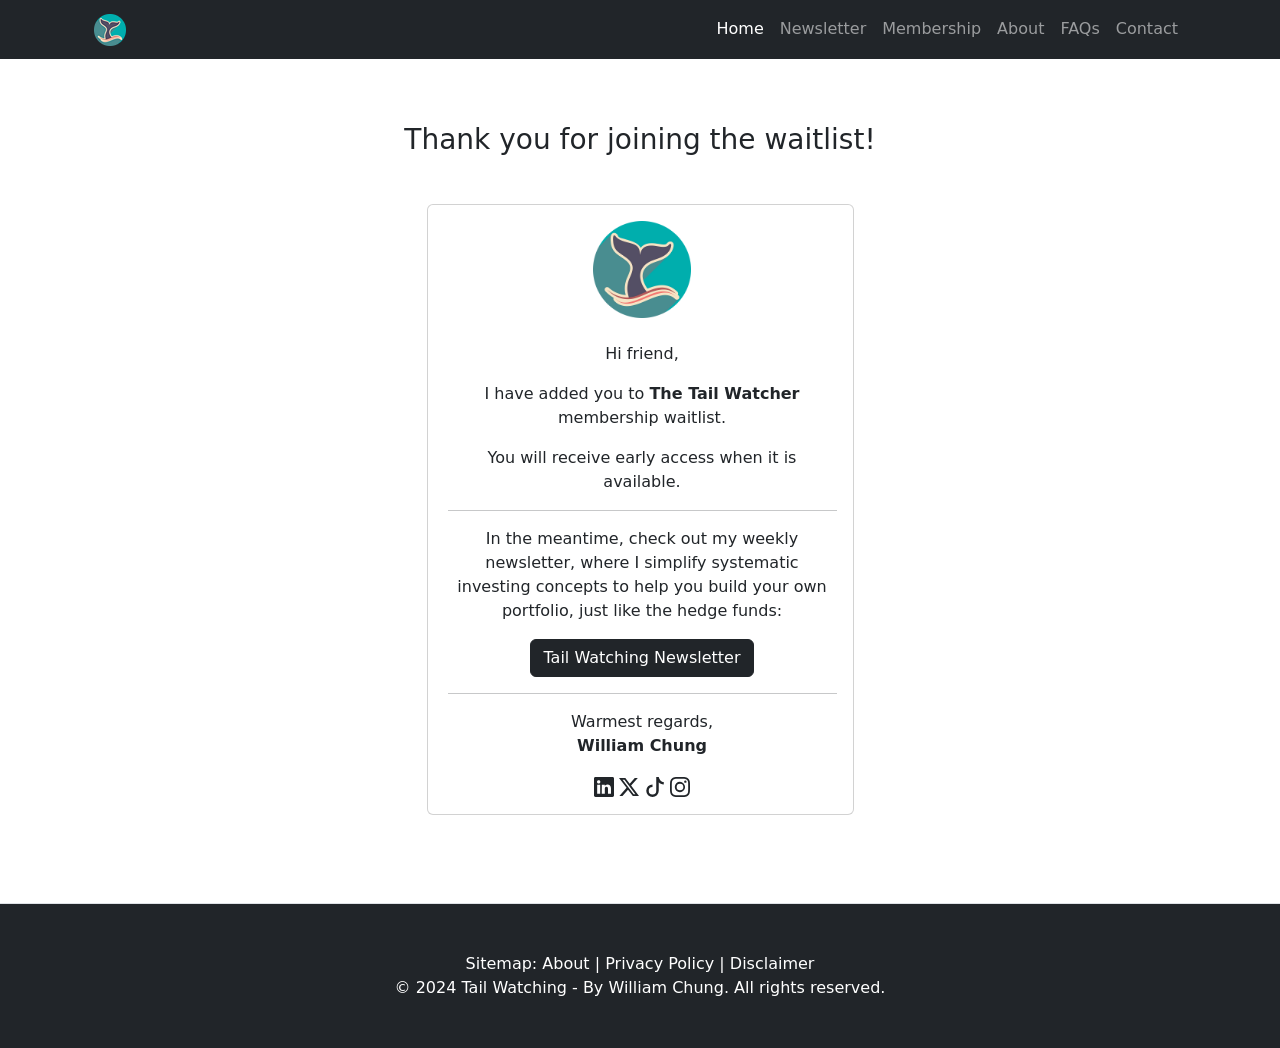
<file: waitlist-success.html>
<!DOCTYPE html>
<html lang="en">
    <head>
        <meta charset="utf-8" />
        <meta name="viewport" content="width=device-width, initial-scale=1, shrink-to-fit=no" />
        <meta name="description" content="" />
        <meta name="author" content="" />
        <title>Tail watching - Your guide to systematic investing</title>
        <meta name="description" content="Invest based on math, not intuition." />
        <meta property="og:site_name" content="Tail Watching" />
        <meta property="og:title" content="Tail Watching" />
        <meta property="og:type" content="website" />
        <meta property="og:description" content="Invest based on math, not intuition." />
        <meta property="og:image:width" content="1280" />
        <meta property="og:image:height" content="800" />
        <meta property="og:url" content="www.tailwatching.com" />
        <link rel="canonical" href="www.tailwatching.com" />
        <!-- Favicon-->
        <link rel="icon" type="image/x-icon" href="assets/favicon.ico" />
        <!-- Bootstrap icons-->
        <link href="https://cdn.jsdelivr.net/npm/bootstrap-icons@1.4.1/font/bootstrap-icons.css" rel="stylesheet" />
        <!-- Core theme CSS (includes Bootstrap)-->
        <link href="css/styles.css" rel="stylesheet" />
        
        <script src="https://code.jquery.com/jquery-3.7.1.js"></script>
          <script src="https://cdnjs.cloudflare.com/ajax/libs/twitter-bootstrap/5.3.0/js/bootstrap.bundle.min.js"></script>
          <script src="https://cdn.datatables.net/2.0.1/js/dataTables.js"></script>
          <script src="https://cdn.datatables.net/2.0.1/js/dataTables.bootstrap5.js"></script>
          <script src="https://cdn.datatables.net/fixedcolumns/5.0.0/js/dataTables.fixedColumns.js"></script>

          <link rel="stylesheet" type="text/css" href="https://cdn.datatables.net/2.0.1/css/dataTables.bootstrap5.css">
          <link rel="stylesheet" type="text/css" href="https://cdnjs.cloudflare.com/ajax/libs/twitter-bootstrap/5.3.0/css/bootstrap.min.css">
          <link rel="stylesheet" type="text/css" href="https://cdn.datatables.net/fixedcolumns/5.0.0/css/fixedColumns.bootstrap4.css">
        <link href="https://fonts.googleapis.com/icon?family=Material+Icons" rel="stylesheet">
        
        <style>
            .table.dataTable thead tr { 
              background-color: #dce2e3 !important;
            }
            .page-item.active .page-link {
              background-color: #dce2e3 !important;
            }
            .page-link {
              color: black !important;
            }
            .table thead th {
              background-color: #dce2e3 !important;
            }
        
            thead {
             position: absolute !important;
             top: -9999px !important;
             left: -9999px !important;
            }
          </style>
        
    <!-- Google tag (gtag.js) -->
    <script async src="https://www.googletagmanager.com/gtag/js?id=G-GTDNC94TT9"></script>
    <script>
      window.dataLayer = window.dataLayer || [];
      function gtag(){dataLayer.push(arguments);}
      gtag('js', new Date());

      gtag('config', 'G-GTDNC94TT9');
    </script>

    </head>
    <body>
        <!-- Responsive navbar-->
        <nav class="navbar navbar-expand-lg navbar-dark bg-dark">
            <div class="container px-4">
                <a class="navbar-brand" href="../index.html"><img src= "../assets/favicon-32x32.png"></a> 
                <button class="navbar-toggler" type="button" data-bs-toggle="collapse" data-bs-target="#navbarSupportedContent" aria-controls="navbarSupportedContent" aria-expanded="false" aria-label="Toggle navigation"><span class="navbar-toggler-icon"></span></button>
                <div class="collapse navbar-collapse" id="navbarSupportedContent">
                    <ul class="navbar-nav ms-auto mb-2 mb-lg-0">
                        <li class="nav-item"><a class="nav-link active" aria-current="page" href="../index.html">Home</a></li>
                        <li class="nav-item"><a class="nav-link" href="https://www.newsletter.tailwatching.com/">Newsletter</a></li>
                        <li class="nav-item"><a class="nav-link" href="../index.html#membership">Membership</a></li>
                        <li class="nav-item"><a class="nav-link" href="../index.html#about">About</a></li>
                        <!--li class="nav-item"><a class="nav-link" href="../index.htmldemo_dashboard.html">Demo</a></li-->
                        <!--li class="nav-item"><a class="nav-link" href="../index.html#backtests">Backtests</a></li-->
                        <li class="nav-item"><a class="nav-link" href="../index.html#faq">FAQs</a></li>
                        <li class="nav-item"><a class="nav-link" href="../index.html#contact">Contact</a></li>
                    </ul>
                </div>
            </div>
        </nav>
       
        <!-- About section-->
        <section id="about" class="py-5 border-bottom">
            <div class="container px-4 my-3">
                <div class="text-center mb-5">
                    <h3>Thank you for joining the waitlist!</h3>
                </div>
                    <div class="row gx-5 justify-content-center">
                        <div class="col-lg-5">
                            <!-- About 1-->
                            <div class="card mb-4">
                                <div class="card-body p-3">
                                    <div class="">
                                        <div class="ms-1 text-center">
                                            <div class="text-center">
                                            <img src="assets/android-chrome-512x512.png" class="w-25">
                                            </div><br>
                                            <p>Hi friend,</p>
                                            <p>I have added you to <b>The Tail Watcher</b> membership waitlist.</p>
                                            <p>You will receive early access when it is available.</p>
                                            <hr>
                                            <p>In the meantime, check out my weekly newsletter, where I simplify systematic investing concepts to help you build your own portfolio, just like the hedge funds:</p>
                                            <div class="text-center">
                                                <a class="btn btn-dark" href="https://www.newsletter.tailwatching.com/">Tail Watching Newsletter</a>
                                            </div>
                                
                                            <hr>
                                            <p>
                                            Warmest regards,<br>
                                                <b>William Chung</b>
                                            </p>
                                            
                                            <a href="https://www.linkedin.com/in/william-chung-444b2b49/" class="text-dark"><svg xmlns="http://www.w3.org/2000/svg" width="20" height="20" fill="currentColor" class="bi bi-linkedin" viewBox="0 0 16 16">
                                              <path d="M0 1.146C0 .513.526 0 1.175 0h13.65C15.474 0 16 .513 16 1.146v13.708c0 .633-.526 1.146-1.175 1.146H1.175C.526 16 0 15.487 0 14.854zm4.943 12.248V6.169H2.542v7.225zm-1.2-8.212c.837 0 1.358-.554 1.358-1.248-.015-.709-.52-1.248-1.342-1.248S2.4 3.226 2.4 3.934c0 .694.521 1.248 1.327 1.248zm4.908 8.212V9.359c0-.216.016-.432.08-.586.173-.431.568-.878 1.232-.878.869 0 1.216.662 1.216 1.634v3.865h2.401V9.25c0-2.22-1.184-3.252-2.764-3.252-1.274 0-1.845.7-2.165 1.193v.025h-.016l.016-.025V6.169h-2.4c.03.678 0 7.225 0 7.225z"></path>
                                                </svg></a>
                                            
                                            <a href="https://twitter.com/wills_cwl" class="text-dark">
                                            <svg xmlns="http://www.w3.org/2000/svg" width="20" height="20" fill="currentColor" class="bi bi-twitter-x" viewBox="0 0 16 16">
                                                  <path d="M12.6.75h2.454l-5.36 6.142L16 15.25h-4.937l-3.867-5.07-4.425 5.07H.316l5.733-6.57L0 .75h5.063l3.495 4.633L12.601.75Zm-.86 13.028h1.36L4.323 2.145H2.865z"></path>
                                                </svg></a>
                                            
                                            <a href="https://www.tiktok.com/@tailwatching" class="text-dark">
                                            <svg xmlns="http://www.w3.org/2000/svg" width="20" height="20" fill="currentColor" class="bi bi-tiktok" viewBox="0 0 16 16">
                                              <path d="M9 0h1.98c.144.715.54 1.617 1.235 2.512C12.895 3.389 13.797 4 15 4v2c-1.753 0-3.07-.814-4-1.829V11a5 5 0 1 1-5-5v2a3 3 0 1 0 3 3z"/>
                                                </svg></a>
                                            
                                            <a href="https://www.instagram.com/tailwatching/" class="text-dark">
                                            <svg xmlns="http://www.w3.org/2000/svg" width="20" height="20" fill="currentColor" class="bi bi-instagram" viewBox="0 0 16 16">
                                              <path d="M8 0C5.829 0 5.556.01 4.703.048 3.85.088 3.269.222 2.76.42a3.9 3.9 0 0 0-1.417.923A3.9 3.9 0 0 0 .42 2.76C.222 3.268.087 3.85.048 4.7.01 5.555 0 5.827 0 8.001c0 2.172.01 2.444.048 3.297.04.852.174 1.433.372 1.942.205.526.478.972.923 1.417.444.445.89.719 1.416.923.51.198 1.09.333 1.942.372C5.555 15.99 5.827 16 8 16s2.444-.01 3.298-.048c.851-.04 1.434-.174 1.943-.372a3.9 3.9 0 0 0 1.416-.923c.445-.445.718-.891.923-1.417.197-.509.332-1.09.372-1.942C15.99 10.445 16 10.173 16 8s-.01-2.445-.048-3.299c-.04-.851-.175-1.433-.372-1.941a3.9 3.9 0 0 0-.923-1.417A3.9 3.9 0 0 0 13.24.42c-.51-.198-1.092-.333-1.943-.372C10.443.01 10.172 0 7.998 0zm-.717 1.442h.718c2.136 0 2.389.007 3.232.046.78.035 1.204.166 1.486.275.373.145.64.319.92.599s.453.546.598.92c.11.281.24.705.275 1.485.039.843.047 1.096.047 3.231s-.008 2.389-.047 3.232c-.035.78-.166 1.203-.275 1.485a2.5 2.5 0 0 1-.599.919c-.28.28-.546.453-.92.598-.28.11-.704.24-1.485.276-.843.038-1.096.047-3.232.047s-2.39-.009-3.233-.047c-.78-.036-1.203-.166-1.485-.276a2.5 2.5 0 0 1-.92-.598 2.5 2.5 0 0 1-.6-.92c-.109-.281-.24-.705-.275-1.485-.038-.843-.046-1.096-.046-3.233s.008-2.388.046-3.231c.036-.78.166-1.204.276-1.486.145-.373.319-.64.599-.92s.546-.453.92-.598c.282-.11.705-.24 1.485-.276.738-.034 1.024-.044 2.515-.045zm4.988 1.328a.96.96 0 1 0 0 1.92.96.96 0 0 0 0-1.92m-4.27 1.122a4.109 4.109 0 1 0 0 8.217 4.109 4.109 0 0 0 0-8.217m0 1.441a2.667 2.667 0 1 1 0 5.334 2.667 2.667 0 0 1 0-5.334"/>
                                                </svg></a>
                                            
                                        </div>
                                    </div>
                                </div>
                            </div>

                    </div>
                </div>
            </div>
        </section>
        
        
        <!-- Footer-->
        <footer class="py-5 bg-dark">
            <div class="container px-4">
                <p class="m-0 text-center text-white">
                    Sitemap:
                    <a href="#about" style="color: #FFFFFF; text-decoration:none">About</a> |    
                    <a href="" data-bs-toggle="modal" data-bs-target="#pp_modal" style="color: #FFFFFF; text-decoration:none">Privacy Policy</a> |
                    <a href="" data-bs-toggle="modal" data-bs-target="#disclaimer_modal" style="color: #FFFFFF; text-decoration:none">Disclaimer</a> 
                    
                </p>
                    <!-------------------------------- Disclaimer modal ---------------------------->
                    <div class="container-fluid">
                        <div class="modal fade" id="disclaimer_modal" tabindex="-1" role="dialog" aria-labelledby="disclaimer_modal" aria-hidden="true">
                          <div class="modal-dialog" role="document">
                            <div class="modal-content">
                              <div class="modal-header">
                                <h5 class="modal-title" id="disclaimer_modal">Disclaimer</h5>
                                <button type="button" class="close" data-bs-dismiss="modal" aria-label="Close">
                                  <span aria-hidden="true">&times;</span>
                                </button>
                              </div>
                              <div class="modal-body">
                                <p>
                                    This is neither a recommendation to purchase or sell any of the shares, securities or other instruments mentioned in this document or referred to; nor can this document be treated as professional advice to buy, sell or take a position in any shares, securities or other instruments. The information contained herein is based on the study and research of William Chung (“the Authors”); and are merely the written opinions and ideas of the Authors, and is as such strictly for educational purposes and/or for study or research only.
                                </p>
                                <p>
                                    This information should not and cannot be construed as or relied on and (for all intents and purposes) does not constitute financial, investment or any other form of advice. Any investment involves the taking of substantial risks, including (but not limited to) complete loss of capital. Every investor has different strategies, risk tolerances and time frames. You are advised to perform your own independent checks, research or study; and you should contact a licensed professional before making any investment decisions.  
                                </p>
                                <p>
                                    The Authors make it unequivocally clear that there are no warranties, express or implied, as to the accuracy, completeness, or results obtained from any statement, information and/or data set forth herein. The Authors, its related and affiliate companies and/or their directors, executives and employees shall in no event be held liable to any party for any direct, indirect, punitive, special, incidental, or consequential damages arising directly or indirectly from the use of any of this material.  
                                </p>
                              </div>
                            </div>
                          </div>
                        </div>
                    </div>
                
                <!-------------------------------- Privacy Policy modal ---------------------------->
                    <div class="container-fluid">
                        <div class="modal fade model-lg" id="pp_modal" tabindex="-1" role="dialog" aria-labelledby="pp_modal" aria-hidden="true">
                          <div class="modal-dialog" role="document">
                            <div class="modal-content">
                              <div class="modal-header">
                                <h5 class="modal-title" id="pp_modal">Disclaimer</h5>
                                <button type="button" class="close" data-bs-dismiss="modal" aria-label="Close">
                                  <span aria-hidden="true">&times;</span>
                                </button>
                              </div>
                              <div class="modal-body">
                                <p>
                                    TailWatching.com is serious about protecting your online privacy. This Privacy Statement explains our views and practices concerning privacy, and how they may pertain to you as a user of our website.
                                </p>
                                <p>
                                    “You” or “Your” means you as a participant in or as a user of the TailWatching.com website. “We” or “Our” or “Us” means TailWatching.com. “Our site” means TailWatching.com
                                </p>
                                <p>
                                    All information transmitted, printed or otherwise submitted to TailWatching.com via this website shall be deemed to be the property of TailWatching.com and TailWatching.com shall be free to use such information for any lawful purpose as detailed herein.
                                </p>
                                <p>
                                    This site contains links to other sites and we are not responsible for the privacy practices or the content of such sites.
                                </p>
                                <p>
                                    We reserve the right to release such information to law enforcement or other governmental officials as we, in our sole and absolute discretion, deem necessary to comply with the law.
                                </p>
                                <p>
                                  <b>Section 1: Collected Information</b><br>
                                </p>
                                    We automatically collect and/or track the following:<br><br>
                                    <ul>
                                    1. Information knowingly provided by you through on-line forms, registration forms, surveys, and/or other entries, such as email addresses, personal, financial or demographic information;
                                    <br>
                                    2. Information, user specific or aggregate, on what pages our visitors access; and
                                    <br>
                                    3. E-mail addresses of visitors that communicate with TailWatching.com via e-mail.
                                    </ul>
                                
                                  <p>
                                      <b>Section 2: Use of Data Collected</b><br>
                                  </p>
                                    
                                  <p>We use your personal, demographic and profile data to enhance your experience at our site and to enable us to present content we think you might be interested in. We use your contact information to send you information about our company and promotional material from our partners. We may also use your personal, demographic and profile data to improve our site, for statistical analysis, for marketing and promotional purposes, and for editorial or feedback purposes for our advertisers. Information collected by us may be added to our databases and used for future telemarketing, SMS text-messaging, e-mails or postal mailings regarding site updates, new products and services, upcoming events, and/or status of orders placed online. By using this site, you agree that you may be contacted in any manner contemplated in this section even if your number is found on a do not call registry, in-house list or similar registry.
                                  </p>
                                  
                                  <p>
                                      <b>Section 3: Disclosure of Data to Third Parties</b><br>
                                  </p>
                                  <p>If you choose to provide personal information, it will be used for the following purposes:</p>
                                  
                                    <ul>
                                        1. Considering you for a TailWatching.com product;
                                        <br>
                                        2. As required by law; and
                                        <br>
                                        3. For marketing products and services which we determine, in our sole judgment, that you might find of interest. We reserve the right to share, rent, sell, or otherwise disclose data we collect to third parties. Any third party we share, rent, sell, or otherwise disclose data to will be prescreened by us, determined by us to be reputable, and will use the personal data for marketing products and services which we determine, in our sole judgment, that you might find of interest.
                                    </ul>
                                  <p>
                                    <b>Section 4: Your Opt-Out Rights</b><br>
                                  </p>
                                
                                  <p> 
                                      You may opt-out of receiving communications from us and/or our partners by not submitting your information. We also allow you to remove your information from our marketing lists. If you remove your information from our marketing lists it will no longer be used by us to send promotional correspondence to you. You can remove your information from our marketing lists by clicking on the “Unsubscribe” link at the bottom of every email we send you, or by sending your request, in writing, via email to: infoATtailwatchingDOTcom (Please replace “AT” with @ and “DOT” with .)
                                  </p>
                                  <p><b>Section 5: We Do Not Intend to Collect Data from Children</b></p>
                                  <p>
                                    The information and services provided to us or our affiliates, sponsors, and advertisers are not intended to be viewed by children (under 18 years old). No information collected from children is knowingly used for any marketing or promotional purposes whatsoever, either inside or outside TailWatching.com. No part of TailWatching.com’s web site is structured to attract anyone under the age of 18.
                                  </p>
                                  <p><b>Section 6: Our Right to Contact You</b></p>
                                  <p>
                                    We reserve the right to contact you regarding your account status and changes to subscriber agreements, privacy policy, or any other policies or agreements relevant to you.
                                  </p>
                                  <p><b>Section 7: Our Right to Change</b></p>
                                  <p>
                                    We reserve the right to change this policy at any time by notifying you of the existence and location of the new or revised privacy policy or by posting the changes online at our site.
                                  </p>
                                  <p><b>Section 8: Our Contact Information</b></p>
                                  <p>
                                    If you have any questions about this privacy statement, the practices of this site, or your dealings with this website, you can contact us via email sent to: infoATtailwatchingDOTcom (Please replace “AT” with @ and “DOT” with .)
                                  </p>
                                  <p><b>Section 9: Anti Spam Policy. Can-Spam Act Compliance</b></p>
                                  <p>
                                    TailWatching.com is dedicated to ensuring compliance with the ‘Can-Spam Act’, which took effect January 1, 2004. You may receive email from TailWatching.com in the following circumstances:
                                  </p>
                                  <ul>
                                        1. Acknowledging your application has been received and requesting additional action
                                        <br>
                                        2. Requests for additional information to support your current application
                                        <br>
                                        3. Response to your inquiries regarding the status of your transactional requests
                                        <br>
                                        4. Thanking you for your valued business
                                        <br>
                                        5. Advertisements for our products, services, changes in services, new product availability
                                        <br>
                                        6. Advertisements for third party products and services where we have determined that such product or service may be of interest to our customers
                                    </ul>
                                  <p>To ensure compliance with the Can-Spam Act, TailWatching.com has implemented the following guidelines for email delivery:</p>
                                  <ul>
                                        1. All emails sent to you by TailWatching.com will clearly identify TailWatching.com as the sender. FROM / SENDER: someone@TailWatching.com (NOTE: The actual sender will alter from department to department, but all from addresses will end with @TailWatching.com).
                                        <br>
                                        2. The Subject Line of any email you receive will always accurately describe the subject matter of the email.
                                        <br>
                                        3. Any email from TailWatching.com will include the ability to unsubscribe from future email messages.
                                        <br>
                                        4. Unsubscribing will ensure the customer is removed from ALL lists at TailWatching.com; this excludes customer service emails regarding the processing and status of a current product.
                                        <br>
                                        5. All emails sent to you directly by TailWatching.com include valid postal address information in the footer.
                                        <br>
                                        6. All third party marketing partners are required to comply with the Can-Spam Act.
                                        <br>
                                        7. Emails sent to you directly by TailWatching.com will include an email address and physical address where you can send suggestions, complaints or other correspondence.
                                    </ul>
                                    <p><b>Section 10: Information for ISPs</b></p>
                                    <p>Website: TailWatching.com<br>Email Address: infoATtailwatchingDOTcom<br>(Please replace “AT” with @ and “DOT” with .)</p>
                                    <p>TailWatching.com understands consumers’ concerns over the use of their personal information. We hope this information will relieve any concerns your company may have regarding our email policies. TailWatching.com and its affiliated sites use only an “opt-in or opt out” method of obtaining customer information, and it is not our policy or desire to send unsolicited email. We obtain email addresses and personal information from third parties that follow the same set of policies. TailWatching.com email messages sent always include information about the origin of the emails and instructions on how recipients can unsubscribe from receiving future email messages.
                                    </p>
                                  <p>From time to time, TailWatching.com will enter into an arrangement with a third party website to allow individuals to opt into our marketing program on those third party websites. In each case the third party websites have represented and warranted to us, among other things,</p>
                                  <ul>
                                        1. That the data was collected voluntarily from individuals on website registrations and co-registrations,
                                        <br>
                                        2. That the sellers have a right, under any applicable privacy statements, to transfer the data to us, and
                                        <br>
                                        3. That TailWatching.com has the right to send marketing offers to the individuals.
                                </ul>
                                  <p>We hope this information satisfies any questions or concerns you may have regarding the email practices of TailWatching.com. If you have additional questions or wish to discuss this matter further, please contact us at: infoATtailwatchingDOTcom (Please replace “AT” with @ and “DOT” with .)</p>
                              </div>
                            </div>
                          </div>
                        </div>
                    </div>
               
               
            </div>
            <div class="container px-4"><p class="m-0 text-center text-white">&copy; 2024 Tail Watching - By William Chung. All rights reserved.</p></div>
        </footer>
            
        <!-- Bootstrap core JS-->
        <!--script src="https://cdn.jsdelivr.net/npm/bootstrap@5.2.3/dist/js/bootstrap.bundle.min.js"></script-->
        <!-- Core theme JS-->
        <script src="js/scripts.js"></script>
    </body>
</html>
</file>
